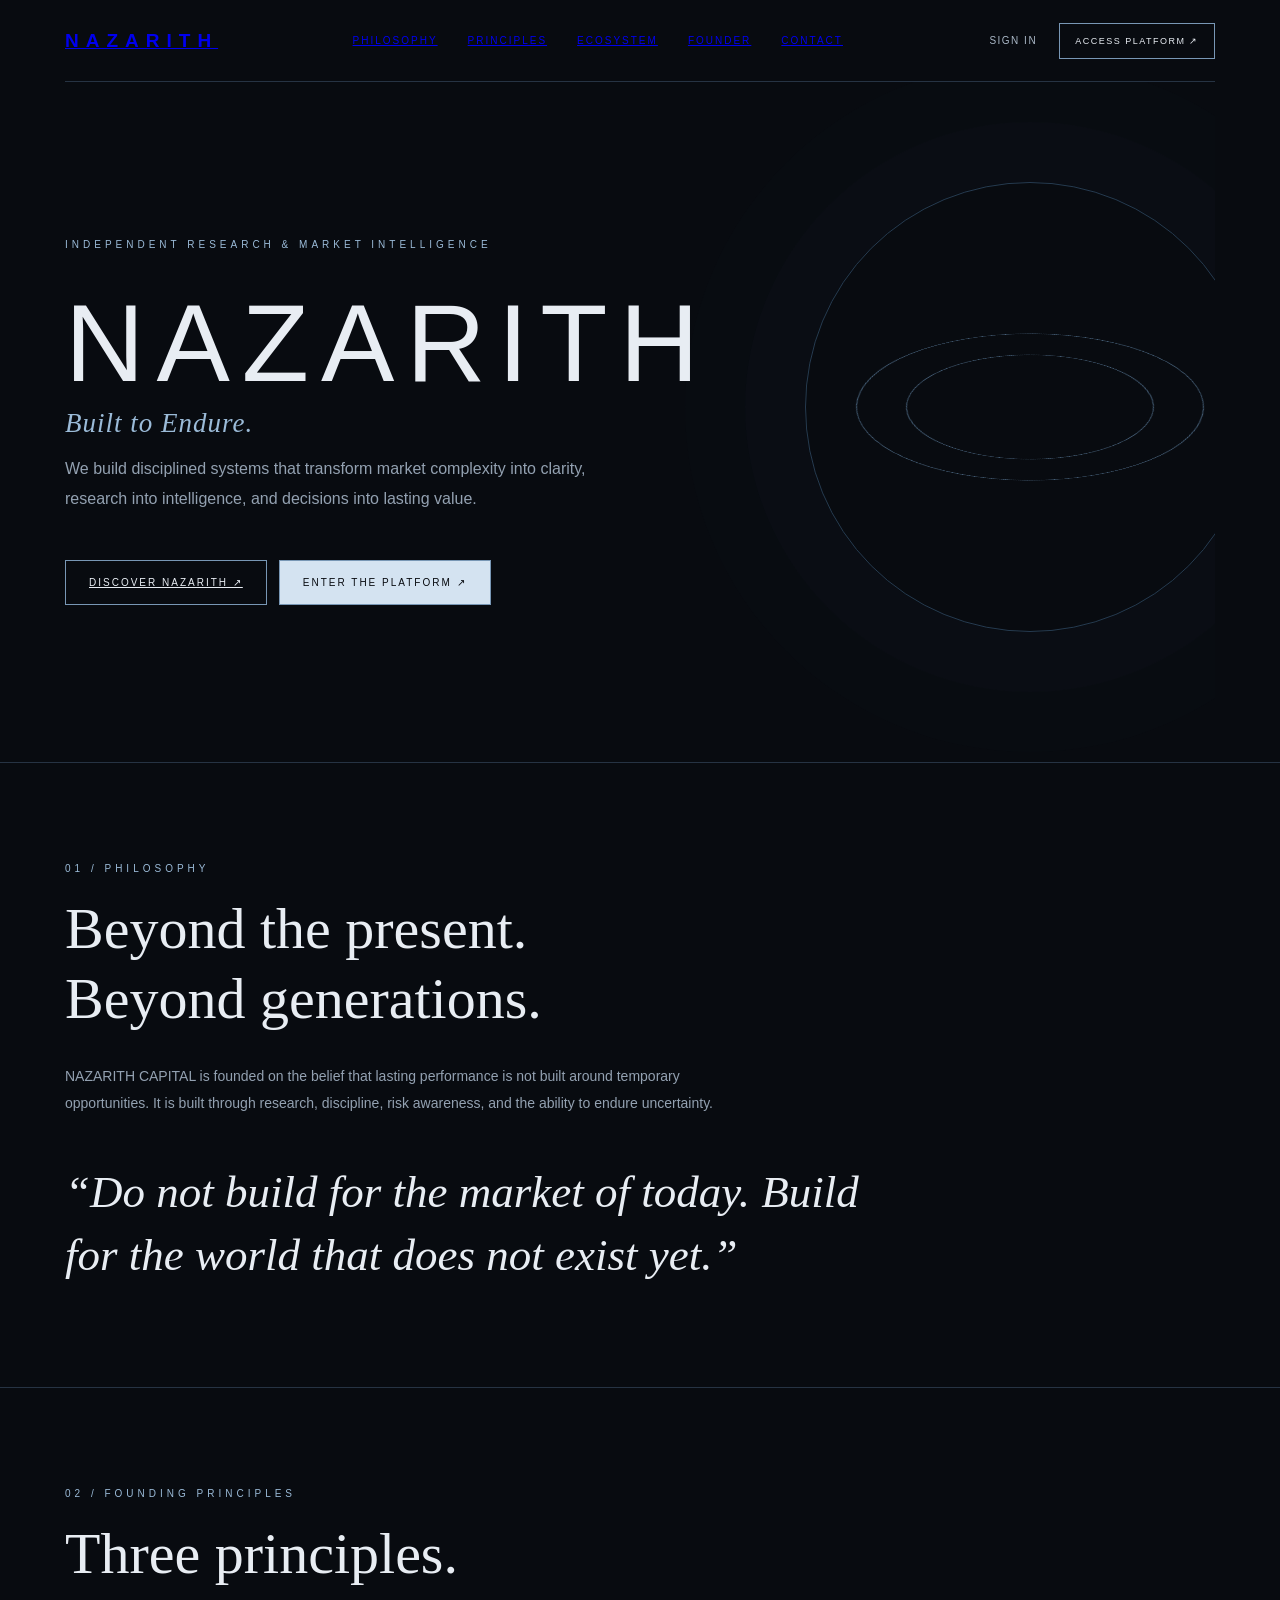
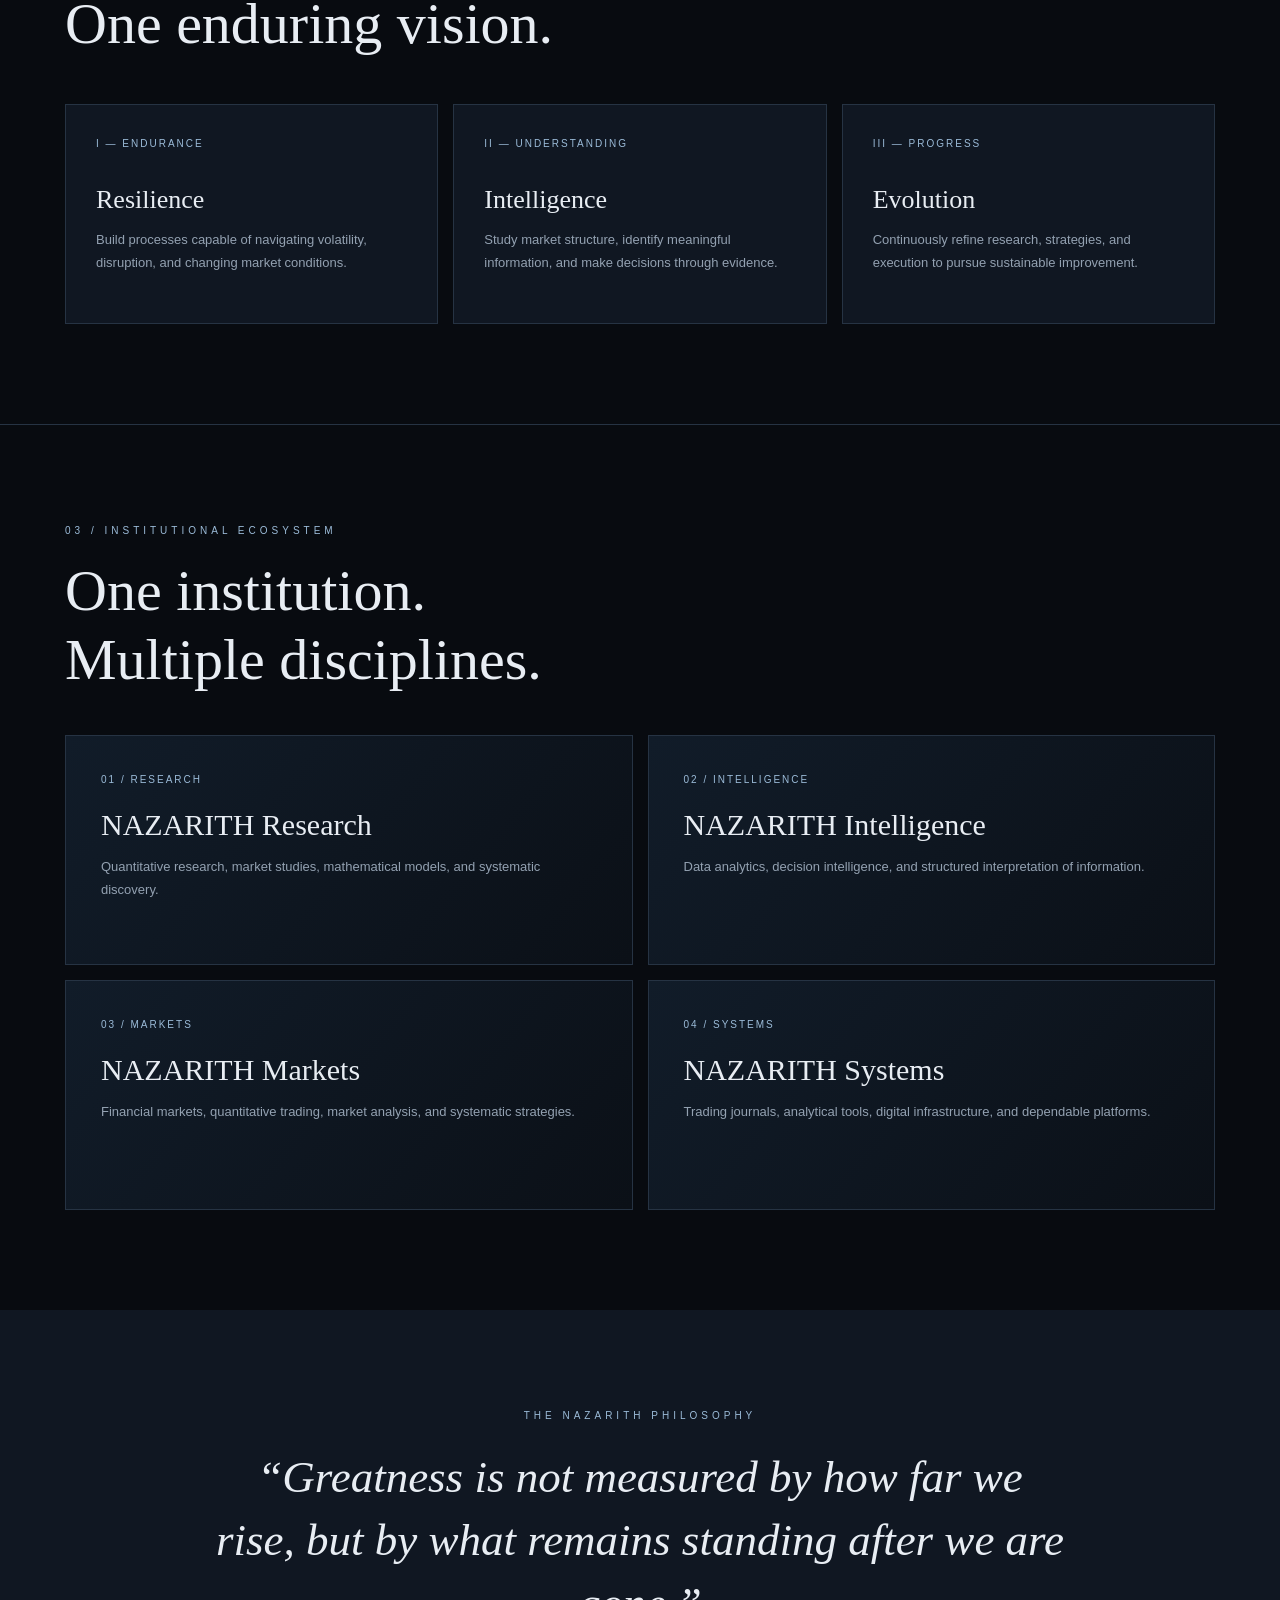
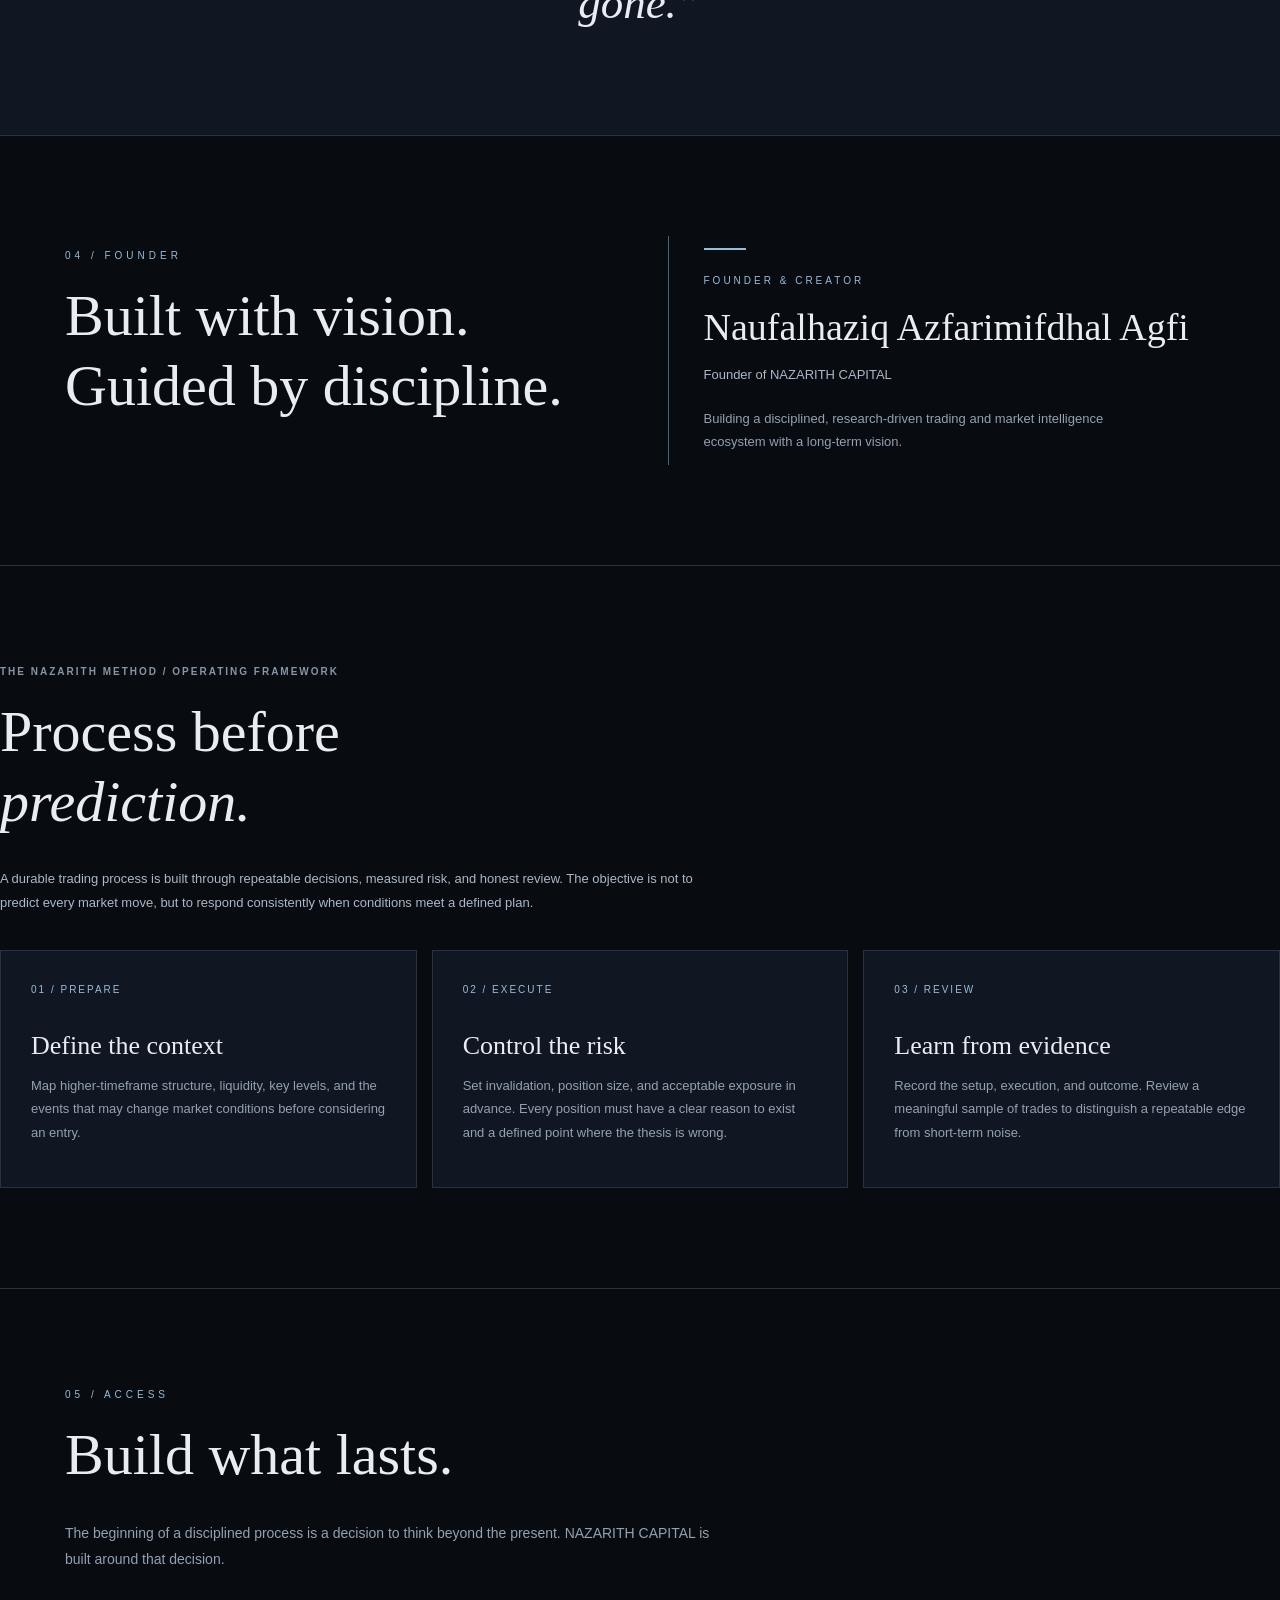
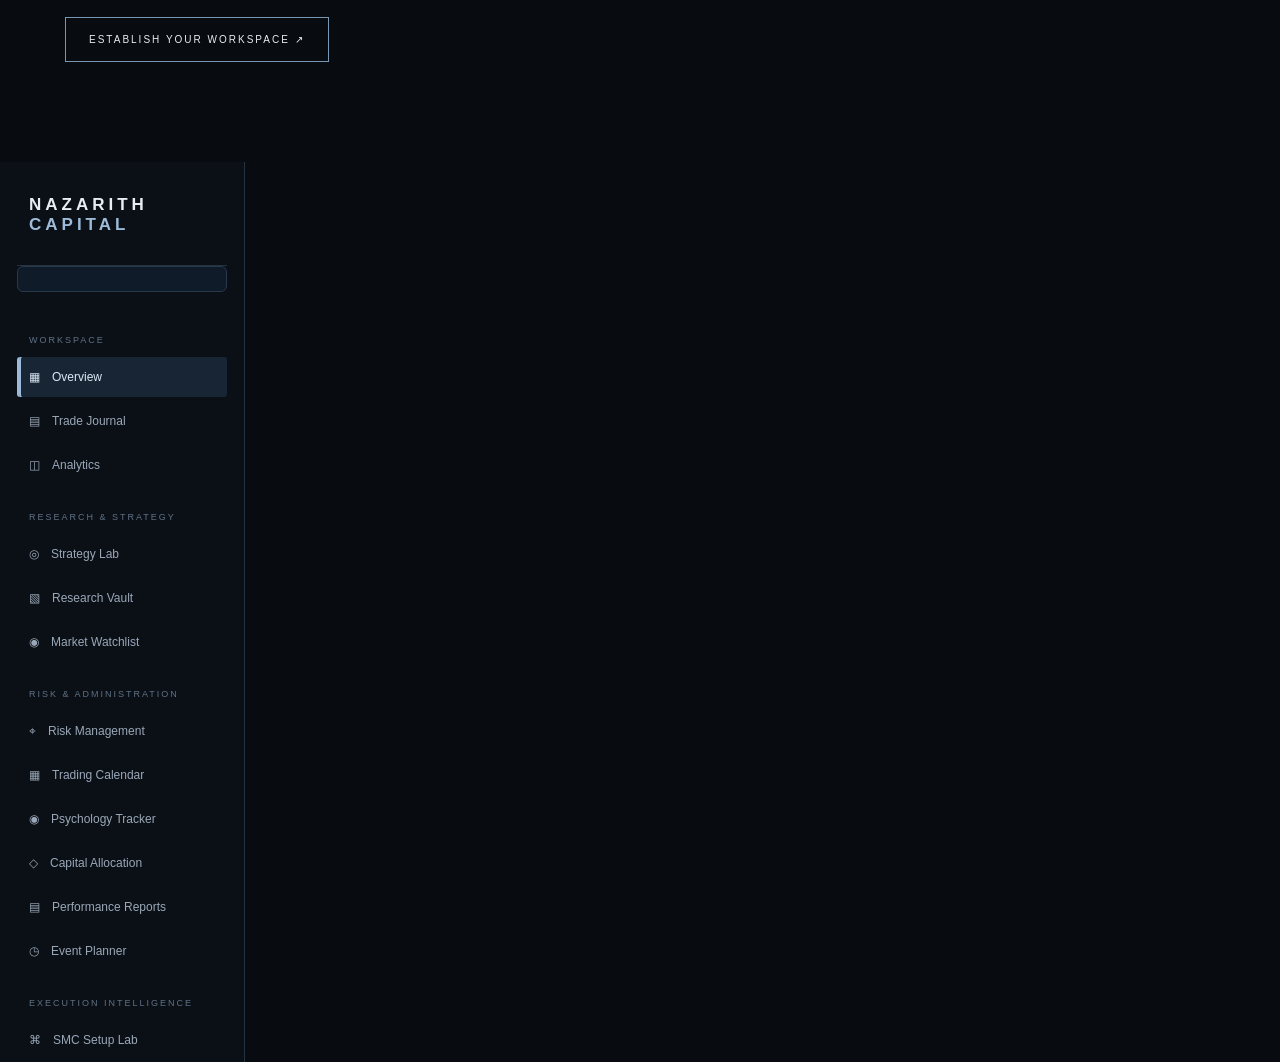
<file: index.html>
<!DOCTYPE html>
<html lang="id">
<head>
<meta charset="UTF-8"><meta name="viewport" content="width=device-width,initial-scale=1"><meta name="theme-color" content="#080d16"><title>NAZARITH CAPITAL 8.0 — Trading Intelligence</title>
<style>
:root{--bg:#080d16;--panel:#0e1624;--panel2:#111d2e;--line:#1e2c40;--text:#e8eef7;--muted:#8291a7;--blue:#4b91ff;--blue2:#2468d8;--green:#31c48d;--red:#f16f78;--amber:#e8b65c;--radius:14px}*{box-sizing:border-box}body{margin:0;background:radial-gradient(ellipse at 80% -10%,#14294a 0,transparent 38%),var(--bg);color:var(--text);font:14px/1.5 Inter,ui-sans-serif,system-ui,-apple-system,Segoe UI,sans-serif}button,input,select,textarea{font:inherit}button{cursor:pointer}.hidden{display:none!important}.muted{color:var(--muted)}.eyebrow{font-size:10px;letter-spacing:2.4px;color:#7eaefb;text-transform:uppercase;font-weight:700}.brand{display:flex;align-items:center;gap:12px;font-weight:800;letter-spacing:2px}.brand-mark{width:36px;height:36px;border:1px solid #477dc4;border-radius:10px;display:grid;place-items:center;color:#9cc4ff;font-size:19px;background:#11243d}.btn{border:1px solid var(--line);background:#152338;color:var(--text);padding:10px 15px;border-radius:9px;font-weight:650}.btn:hover{border-color:#4b91ff;background:#1a2e4c}.btn.primary{background:var(--blue2);border-color:var(--blue2);color:white}.btn.ghost{background:transparent}.btn.danger{color:#ff9ca2}.btn.small{padding:6px 10px;font-size:12px}.topbar{height:72px;padding:0 5vw;display:flex;align-items:center;justify-content:space-between;border-bottom:1px solid #ffffff10;position:sticky;top:0;background:#080d16eF;backdrop-filter:blur(16px);z-index:10}.top-actions{display:flex;gap:10px;align-items:center}.discover{min-height:calc(100vh - 72px);padding:8vh 8vw 60px;display:grid;grid-template-columns:1.2fr .8fr;gap:6vw;align-items:center;max-width:1500px;margin:auto}.hero h1{font-size:clamp(44px,7vw,88px);line-height:.98;letter-spacing:-4px;margin:20px 0}.hero h1 span{color:#77aaff}.hero p{font-size:16px;color:#9aa9bd;max-width:620px;line-height:1.9}.hero-actions{display:flex;gap:12px;margin-top:30px;flex-wrap:wrap}.manifesto{border:1px solid #263a55;background:linear-gradient(145deg,#12223a,#0c1421 70%);padding:30px;border-radius:18px;box-shadow:0 30px 100px #0005}.manifesto .quote{font-size:26px;line-height:1.3;font-weight:650;margin:22px 0}.manifesto-grid{display:grid;grid-template-columns:repeat(3,1fr);gap:10px;margin-top:28px}.manifesto-grid div{border-top:1px solid #30435c;padding-top:12px}.manifesto-grid b{display:block;font-size:11px;letter-spacing:1px}.manifesto-grid small{color:var(--muted)}.discover-footer{grid-column:1/-1;color:#62738a;font-size:11px;letter-spacing:1.5px;margin-top:20px}.auth-wrap{min-height:calc(100vh - 72px);display:grid;place-items:center;padding:30px}.auth-card{width:min(430px,100%);padding:30px;background:var(--panel);border:1px solid var(--line);border-radius:16px}.auth-card h2{font-size:27px;margin:8px 0}.field{margin:15px 0}.field label{display:block;color:#9eacc0;font-size:11px;font-weight:700;letter-spacing:1px;margin-bottom:7px}.field input,.field select,.field textarea,.toolbar input,.toolbar select{width:100%;padding:11px 12px;color:var(--text);background:#09111e;border:1px solid #26364c;border-radius:8px;outline:none}.field input:focus,.field select:focus,.field textarea:focus{border-color:var(--blue)}.field textarea{min-height:90px;resize:vertical}.app{display:grid;grid-template-columns:245px 1fr;min-height:calc(100vh - 72px)}.sidebar{border-right:1px solid var(--line);padding:24px 16px;background:#0a111d}.side-label{font-size:10px;letter-spacing:1.8px;color:#64758d;margin:28px 12px 10px}.nav{display:flex;align-items:center;gap:12px;width:100%;padding:11px 12px;margin:3px 0;text-align:left;color:#9aa9bd;border:0;border-radius:8px;background:transparent}.nav:hover,.nav.active{background:#172944;color:#e8f1ff}.nav.active{box-shadow:inset 2px 0 var(--blue)}.side-bottom{margin-top:40px;padding:14px;border:1px solid var(--line);border-radius:10px;color:var(--muted);font-size:12px}.main{padding:30px clamp(18px,4vw,56px);max-width:1500px;width:100%;margin:0 auto}.page-head{display:flex;justify-content:space-between;gap:15px;align-items:flex-start;margin-bottom:25px}.page-head h1{font-size:27px;margin:3px 0}.page-head p{color:var(--muted);margin:4px 0}.grid{display:grid;gap:15px}.stats{grid-template-columns:repeat(4,minmax(0,1fr));margin-bottom:18px}.stat,.card{background:linear-gradient(145deg,#111d2d,#0d1522);border:1px solid var(--line);border-radius:var(--radius);padding:18px}.stat .label{color:var(--muted);font-size:11px;letter-spacing:1px}.stat .value{font-size:26px;font-weight:750;margin-top:7px}.stat .sub{font-size:11px;color:var(--muted);margin-top:3px}.two-col{grid-template-columns:1.25fr .75fr}.card h3{margin:0 0 15px;font-size:14px}.chart{height:190px;display:flex;align-items:end;gap:7px;padding:15px 3px 0;border-bottom:1px solid var(--line)}.bar{flex:1;min-width:5px;background:linear-gradient(180deg,#5ca1ff,#2354a4);border-radius:4px 4px 0 0;opacity:.85}.empty{padding:35px 12px;text-align:center;color:var(--muted)}.toolbar{display:flex;gap:10px;align-items:center;flex-wrap:wrap;margin-bottom:14px}.toolbar input{max-width:250px}.table-wrap{overflow:auto;border:1px solid var(--line);border-radius:12px}table{border-collapse:collapse;width:100%;min-width:850px;background:#0d1522}th,td{padding:13px 14px;text-align:left;border-bottom:1px solid #1d2a3c;white-space:nowrap}th{font-size:10px;letter-spacing:1px;color:#8394aa;background:#111d2c}td{font-size:12px;color:#d8e1ed}.pill{padding:4px 8px;border-radius:20px;font-size:10px;font-weight:750}.win{color:#66dfb1;background:#12382e}.loss{color:#ff9ca2;background:#3a2029}.neutral{color:#a9c8ff;background:#1b2e4b}.thumbs{display:flex;gap:5px}.thumb{width:54px;height:38px;object-fit:cover;border-radius:5px;border:1px solid #34465e;cursor:pointer}.modal-backdrop{position:fixed;inset:0;background:#000b;z-index:30;display:grid;place-items:center;padding:20px;overflow:auto}.modal{width:min(760px,100%);max-height:94vh;overflow:auto;background:#101a29;border:1px solid #2a3d57;border-radius:15px;padding:24px;box-shadow:0 25px 100px #0009}.modal-head{display:flex;justify-content:space-between;align-items:center;margin-bottom:14px}.form-grid{display:grid;grid-template-columns:repeat(2,1fr);gap:0 15px}.upload-box{border:1px dashed #477dc4;background:#0b1727;padding:20px;border-radius:10px;text-align:center;color:#a8bad0;cursor:pointer}.preview-grid{display:grid;grid-template-columns:repeat(3,1fr);gap:10px;margin-top:12px}.preview-item{position:relative}.preview-item img{width:100%;height:115px;object-fit:cover;border-radius:8px;border:1px solid var(--line)}.preview-item button{position:absolute;right:5px;top:5px;background:#111d;color:white;border:1px solid #53647a;border-radius:50%;width:24px;height:24px}.image-view{max-width:95vw;max-height:88vh;object-fit:contain}.detail-grid{display:grid;grid-template-columns:repeat(3,1fr);gap:10px}.detail-grid div{padding:12px;background:#0b1421;border-radius:8px}.detail-grid small{display:block;color:var(--muted);font-size:10px}.detail-grid b{font-size:13px}.toast{position:fixed;right:22px;bottom:22px;background:#173b32;border:1px solid #2e8065;padding:12px 17px;border-radius:9px;z-index:60;color:#a7f0d4}.footer-note{font-size:11px;color:#62738a;margin-top:22px}.positive{color:var(--green)}.negative{color:var(--red)}
@media(max-width:900px){.discover{grid-template-columns:1fr;padding:55px 7vw}.app{grid-template-columns:1fr}.sidebar{border-right:0;border-bottom:1px solid var(--line);padding:10px;display:flex;gap:5px;overflow:auto}.sidebar .brand,.side-label,.side-bottom{display:none}.nav{width:auto;white-space:nowrap;padding:9px 12px}.stats{grid-template-columns:repeat(2,1fr)}.two-col{grid-template-columns:1fr}.main{padding:22px 16px}}@media(max-width:560px){.topbar{padding:0 16px}.topbar .brand{font-size:12px}.top-actions .btn{padding:8px}.hero h1{letter-spacing:-2px}.manifesto{padding:22px}.manifesto-grid{grid-template-columns:1fr}.stats{gap:9px}.stat{padding:13px}.stat .value{font-size:21px}.form-grid{grid-template-columns:1fr}.page-head{flex-direction:column}.preview-grid{grid-template-columns:repeat(2,1fr)}}

/* ===== NAZARITH CAPITAL institutional interface ===== */
:root{
 --bg:#080b10;--panel:#101721;--panel2:#141e2a;--line:#253242;
 --text:#e8edf5;--muted:#8795a6;--blue:#9dbbd8;--blue2:#b9d0e5;
 --green:#53c99a;--red:#ee7777;--radius:4px
}
body{background:var(--bg);font:13px/1.55 Arial,ui-sans-serif,system-ui,sans-serif}
.topbar{height:68px;background:#080b10f2;border-bottom:1px solid var(--line);padding:0 36px}
.brand{letter-spacing:3px;font-size:15px}
.brand-mark{border-radius:3px;border-color:#52677e;background:#111b27;color:#d4e2ef}
.btn{border-radius:2px;letter-spacing:.5px}
.btn.primary{background:#b9d0e5;border-color:#b9d0e5;color:#08111b}
.btn.primary:hover{background:#e0edf8;border-color:#e0edf8}
.btn:hover{border-color:var(--blue);background:#172535}
.eyebrow{color:var(--blue);letter-spacing:2px}
.auth-card{background:var(--panel);border:1px solid var(--line);border-radius:3px;box-shadow:none}
.auth-card h2{font-weight:400}
.field input,.field select,.field textarea,.toolbar input,.toolbar select{background:#0a111a;border-color:var(--line);border-radius:2px}
.field input:focus,.field select:focus,.field textarea:focus{border-color:var(--blue)}
/* Logged-in workspace mirrors the reference's fixed institutional sidebar */
body:has(#workspace:not(.hidden)) .topbar{display:none}
.app{display:block;min-height:100vh;background:var(--bg)}
.sidebar{position:fixed;inset:0 auto 0 0;width:245px;height:100vh;overflow-y:auto;
 border-right:1px solid var(--line);background:#0b1017;padding:25px 17px;z-index:12}
.sidebar .brand{padding:8px 12px 30px!important;border-bottom:1px solid var(--line);gap:0}
.sidebar .brand-mark{display:none}
.sidebar .brand span{font-size:17px;letter-spacing:4px}
.sidebar .brand span:after{content:" CAPITAL";color:#9dbbd8}
.side-label{margin:25px 0 10px 12px;color:#607185;font-size:9px;letter-spacing:2px}
.nav{border-radius:3px;margin:2px 0;padding:13px 12px;color:#9aa7b7;font-size:12px}
.nav:hover,.nav.active{background:#172535;color:#dce9f5}
.nav.active{box-shadow:none;border-left:2px solid var(--blue);padding-left:10px}
.side-bottom{margin-top:auto;border:0;border-top:1px solid var(--line);border-radius:0;padding:20px 10px 0;color:var(--muted);font-size:10px;line-height:2;background:transparent}
.main{margin-left:245px;width:calc(100% - 245px);max-width:none;padding:0 36px 50px}
.page-head{padding:28px 0 20px;border-bottom:1px solid var(--line);margin-bottom:25px;align-items:center}
.page-head h1{font-size:25px;font-weight:400;letter-spacing:.5px}
.page-head p{font-size:12px;line-height:1.7}
.stat,.card{background:var(--panel);border:1px solid var(--line);border-radius:3px;box-shadow:none}
.stat{padding:19px}
.stat .label{font-size:10px;letter-spacing:1.4px}
.stat .value{font-size:25px;font-weight:400}
.card{padding:19px}
.card h3{font-size:12px;font-weight:500;letter-spacing:.5px}
.grid{gap:13px}
.stats{gap:13px}
.two-col{grid-template-columns:1.5fr 1fr;gap:15px}
.chart{height:235px;border-color:var(--line)}
.bar{border-radius:1px}
.table-wrap{border-radius:3px;border-color:var(--line)}
table{background:var(--panel);min-width:850px}
th{background:var(--panel);font-weight:400;color:var(--muted);font-size:10px}
th,td{border-bottom:1px solid #1d2936;padding:13px 9px}
td{font-size:11px}
.pill{border-radius:2px}
.modal{background:var(--panel);border-color:var(--line);border-radius:3px}
.detail-grid div{background:var(--panel2);border-radius:2px}
.upload-box{border-color:#52677e;background:#0b1420;border-radius:3px}
.toast{border-radius:3px}
.positive{color:var(--green)}.negative{color:var(--red)}
/* Initial / pre-login dashboard preview based on index.html */
#discover.discover{display:grid;grid-template-columns:245px minmax(0,1fr);gap:0;align-items:stretch;
 max-width:none;min-height:calc(100vh - 68px);padding:0;margin:0}
.preview-sidebar{background:#0b1017;border-right:1px solid var(--line);padding:25px 17px;display:flex;flex-direction:column;min-height:calc(100vh - 68px)}
.preview-brand{padding:8px 12px 30px;border-bottom:1px solid var(--line)}
.preview-brand b{font-size:16px;letter-spacing:3px}
.preview-brand b span{color:#53c99a}
.preview-brand small{display:block;color:var(--muted);font-size:9px;letter-spacing:2px;margin-top:9px}
.preview-group{margin:25px 0 10px 12px;color:#607185;font-size:9px;letter-spacing:2px}
.preview-nav{padding:12px;border-radius:3px;color:#9aa7b7;font-size:12px;margin:2px 0}
.preview-nav.active{background:#172535;color:#dce9f5;border-left:2px solid var(--blue)}
.preview-sidebar-foot{margin-top:auto;border-top:1px solid var(--line);padding:20px 10px 0;color:#718095;font-size:9px;line-height:2;letter-spacing:.5px}
.preview-main{min-width:0;padding:0 36px 38px}
.preview-top{height:76px;border-bottom:1px solid var(--line);display:flex;justify-content:space-between;align-items:center;gap:15px}
.preview-top .eyebrow{font-size:9px}
.preview-top h1{font-size:25px;font-weight:400;margin:5px 0 0}
.preview-status{border:1px solid var(--line);padding:9px 12px;color:var(--green);font-size:9px;letter-spacing:1px;white-space:nowrap}
.preview-sub{color:var(--muted);font-size:12px;margin:18px 0}
.preview-metrics{display:grid;grid-template-columns:repeat(4,minmax(0,1fr));gap:13px;margin:22px 0 15px}
.preview-card,.preview-panel{background:var(--panel);border:1px solid var(--line);padding:18px;border-radius:3px;min-width:0}
.preview-card label{display:block;color:var(--muted);font-size:10px;letter-spacing:1.2px}
.preview-card strong{display:block;font-size:24px;font-weight:400;margin-top:15px}
.preview-card small{display:block;color:var(--muted);font-size:10px;margin-top:7px}
.preview-panels{display:grid;grid-template-columns:1.5fr 1fr;gap:15px;margin-bottom:15px}
.preview-panel-head{display:flex;justify-content:space-between;align-items:center;gap:10px;margin-bottom:17px}
.preview-panel-head b{font-size:12px;font-weight:500}
.preview-panel-head span{color:var(--muted);font-size:9px;letter-spacing:.8px}
.preview-equity{height:190px;position:relative;overflow:hidden}
.preview-equity svg{width:100%;height:100%;position:relative;z-index:1}
.equity-grid{position:absolute;inset:0;background:repeating-linear-gradient(to bottom,transparent 0,transparent 36px,#263547 37px)}
.preview-stat-line{display:flex;justify-content:space-between;gap:12px;padding:13px 0;border-bottom:1px solid var(--line);font-size:11px}
.preview-stat-line span{color:#aab5c2}
.preview-stat-line b{font-weight:500}
.preview-green{color:var(--green)}.preview-red{color:var(--red)}
.preview-table{display:grid;grid-template-columns:repeat(6,minmax(0,1fr));gap:10px;padding:12px 8px;border-bottom:1px solid var(--line);color:var(--muted);font-size:9px;letter-spacing:.7px;overflow:hidden}
.preview-empty{text-align:center;padding:24px 12px;color:var(--muted);font-size:11px}
.preview-actions{display:flex;justify-content:flex-end;gap:9px;flex-wrap:wrap}
.preview-disclaimer{margin-top:18px;color:#5f6f82;font-size:9px;letter-spacing:1.3px}
@media(max-width:950px){
 .app{display:block}.sidebar{position:relative;width:100%;height:auto;display:flex;align-items:center;gap:5px;overflow-x:auto;padding:10px}
 .sidebar .brand,.side-label,.side-bottom{display:none}.nav{white-space:nowrap;width:auto}
 .main{margin:0;width:100%;padding:0 20px 40px}
 .two-col{grid-template-columns:1fr}
 #discover.discover{grid-template-columns:1fr}
 .preview-sidebar{display:none}.preview-main{padding:0 22px 30px}
 .preview-metrics{grid-template-columns:repeat(2,minmax(0,1fr))}
 .preview-panels{grid-template-columns:1fr}
}
@media(max-width:650px){
 .topbar{padding:0 15px}.topbar .brand{font-size:12px}
 .main{padding:0 15px 35px}.page-head{padding:22px 0 16px}
 .stats{grid-template-columns:repeat(2,minmax(0,1fr))}
 .preview-main{padding:0 15px 25px}.preview-top{height:auto;min-height:70px}
 .preview-top h1{font-size:21px}.preview-status{font-size:8px;padding:7px}
 .preview-metrics{gap:8px}.preview-card{padding:13px}.preview-card strong{font-size:20px}
 .preview-table{grid-template-columns:repeat(4,minmax(0,1fr))}
 .preview-table span:nth-child(n+5){display:none}
}


/* ===== Public landing page: AZRANTH-inspired institutional presentation ===== */
body:has(#discover:not(.hidden)) .topbar{display:none}
#discover.discover{display:block;min-height:100vh;max-width:none;padding:0;margin:0;background:#080b10;color:#e8edf3;font-family:Arial,sans-serif;overflow:hidden}
#discover .landing-header{width:min(1150px,90%);margin:auto}
#discover .landing-nav{height:82px;display:flex;align-items:center;justify-content:space-between;border-bottom:1px solid #263343;gap:20px}
#discover .landing-logo{font-size:19px;letter-spacing:7px;font-weight:bold;white-space:nowrap}
#discover .landing-links{display:flex;gap:30px;font-size:10px;letter-spacing:2px;color:#93a1b1}
#discover .landing-links a:hover{color:#fff}
#discover .landing-access{display:flex;align-items:center;gap:10px}
#discover .landing-signin{background:transparent;border:0;color:#aab8c7;font-size:10px;letter-spacing:1.5px;padding:12px;cursor:pointer}
#discover .landing-register{background:transparent;border:1px solid #7897b5;color:#e8edf3;padding:12px 15px;font-size:9px;letter-spacing:1.5px;cursor:pointer;transition:.25s}
#discover .landing-register:hover{background:#d4e3f1;color:#080b10}
#discover .landing-container{width:min(1150px,90%);margin:auto}
#discover .landing-main{display:block}
#discover .landing-hero{min-height:680px;display:flex;align-items:center;position:relative;overflow:hidden}
#discover .landing-hero-content{position:relative;z-index:2;max-width:700px}
#discover .landing-eyebrow,#discover .landing-label{font-size:10px;letter-spacing:4px;color:#9bbbd8}
#discover .landing-hero h1{font-size:clamp(55px,10vw,110px);letter-spacing:12px;font-weight:400;margin:35px 0 15px;line-height:1.05}
#discover .landing-hero h1 span{display:block;font-family:Georgia,serif;font-size:27px;letter-spacing:1px;color:#9bbbd8;font-style:italic;margin-top:9px}
#discover .landing-hero p{max-width:540px;color:#93a1b1;line-height:1.9;font-size:16px}
#discover .landing-hero-actions{display:flex;gap:12px;flex-wrap:wrap}
#discover .landing-btn{display:inline-block;margin-top:30px;padding:16px 23px;border:1px solid #7897b5;background:transparent;color:#e8edf3;font-size:10px;letter-spacing:2px;cursor:pointer;transition:.3s}
#discover .landing-btn:hover{background:#d4e3f1;color:#080b10}
#discover .landing-btn-fill{background:#d4e3f1;color:#080b10}
#discover .landing-btn-fill:hover{background:#fff}
#discover .landing-orb{position:absolute;width:450px;height:450px;border:1px solid #263b50;border-radius:50%;right:-40px;top:100px;box-shadow:0 0 0 60px #10172233,0 0 0 120px #10172222}
#discover .landing-orb:before,#discover .landing-orb:after{content:"";position:absolute;inset:50px;border:1px solid #49647e;border-radius:50%;transform:rotateX(65deg) rotate(35deg)}
#discover .landing-orb:after{inset:100px;transform:rotateX(65deg) rotate(-35deg)}
#discover .landing-section{padding:100px 0;border-top:1px solid #263343}
#discover .landing-section h2{font:normal clamp(36px,5vw,58px) Georgia,serif;margin:20px 0 30px;letter-spacing:0;line-height:1.2}
#discover .landing-intro{color:#93a1b1;line-height:1.9;max-width:650px;font-size:14px}
#discover .landing-quote{font:italic clamp(28px,4vw,45px) Georgia,serif;line-height:1.4;max-width:850px;margin:45px 0 0}
#discover .landing-grid{display:grid;grid-template-columns:repeat(3,1fr);gap:15px;margin-top:45px}
#discover .landing-card{padding:30px;background:#101722;border:1px solid #263343;min-height:220px;transition:.3s}
#discover .landing-card:hover{border-color:#9bbbd8;transform:translateY(-5px)}
#discover .landing-card small,#discover .landing-product small{color:#9bbbd8;letter-spacing:2px;font-size:10px}
#discover .landing-card h3{font:normal 26px Georgia,serif;margin:35px 0 12px}
#discover .landing-card p,#discover .landing-product p{font-size:13px;line-height:1.8;color:#93a1b1}
#discover .landing-products{display:grid;grid-template-columns:repeat(2,1fr);gap:15px;margin-top:40px}
#discover .landing-product{background:linear-gradient(130deg,#111c29,#0b1017);border:1px solid #263343;padding:35px;min-height:230px}
#discover .landing-product h3{font:normal 30px Georgia,serif;margin:22px 0 12px}
#discover .landing-statement{text-align:center;background:#101722;padding:100px 20px}
#discover .landing-statement .landing-quote{margin:25px auto 0}
#discover .landing-footer{padding:35px 0;display:flex;justify-content:space-between;gap:20px;color:#93a1b1;font-size:10px;letter-spacing:2px}
#discover .landing-footer strong{color:#e8edf3}

#discover .founder-layout{display:grid;grid-template-columns:1fr 1fr;gap:55px;align-items:center}
#discover .founder-profile{border-left:1px solid #49647e;padding:12px 0 12px 35px;max-width:560px}
#discover .founder-rule{width:42px;height:2px;background:#9bbbd8;margin-bottom:25px}
#discover .founder-role{font-size:10px;letter-spacing:3px;color:#9bbbd8}
#discover .founder-profile h3{font:normal clamp(25px,3vw,38px) Georgia,serif;line-height:1.25;margin:18px 0 12px;color:#e8edf3}
#discover .founder-profile p{font-size:13px;line-height:1.8;color:#aab8c7;margin:0}
#discover .founder-profile .founder-note{margin-top:20px;color:#93a1b1;max-width:440px}
@media(max-width:700px){#discover .founder-layout{grid-template-columns:1fr;gap:30px}#discover .founder-profile{padding-left:22px}}

@media(max-width:850px){#discover .landing-links{gap:14px;font-size:9px}#discover .landing-hero{min-height:620px}#discover .landing-orb{right:-180px;opacity:.75}}
@media(max-width:700px){#discover .landing-nav{height:72px}#discover .landing-links{display:none}#discover .landing-logo{font-size:16px;letter-spacing:5px}#discover .landing-register{padding:10px;font-size:8px}#discover .landing-hero{min-height:620px}#discover .landing-hero h1{font-size:clamp(45px,13vw,76px);letter-spacing:6px}#discover .landing-hero h1 span{font-size:24px}#discover .landing-orb{width:280px;height:280px;right:-190px;top:180px}#discover .landing-grid,#discover .landing-products{grid-template-columns:1fr}#discover .landing-section{padding:75px 0}#discover .landing-footer{flex-direction:column;gap:14px}#discover .landing-hero-actions{gap:0;flex-direction:column;align-items:flex-start}}


/* Institutional interface inspired by the supplied reference dashboard */
:root{--bg:#080b10;--panel:#101721;--panel2:#141e2a;--line:#253242;--text:#e8edf5;--muted:#8795a6;--blue:#9dbbd8;--green:#53c99a;--red:#ee7777;--radius:3px}
body{background:var(--bg);font:13px Arial,sans-serif}.topbar{background:#080b10f2;border-bottom:1px solid var(--line);backdrop-filter:blur(12px)}
.app{grid-template-columns:245px minmax(0,1fr);background:var(--bg)}.sidebar{position:sticky;top:0;height:calc(100vh - 72px);overflow:auto;background:#0b1017;border-right:1px solid var(--line);padding:25px 17px}
.brand{letter-spacing:4px}.brand-mark{border-radius:2px;background:#172535;border-color:#425d78}.side-label{margin:25px 0 10px 12px;color:#607185;font-size:9px;letter-spacing:2px}
.nav{border-radius:3px;padding:13px 12px;margin:2px 0;font-size:12px}.nav:hover,.nav.active{background:#172535;color:#dce9f5}.nav.active{box-shadow:inset 2px 0 var(--blue)}
.side-bottom{border:0;border-top:1px solid var(--line);border-radius:0;padding:20px 10px 0;font-size:10px;line-height:2}
.main{padding:0 36px 50px;max-width:none}.page-head{border-bottom:1px solid var(--line);padding:28px 0 24px;margin-bottom:25px;align-items:center}
.page-head h1{font-size:25px;font-weight:400;letter-spacing:.5px;margin:7px 0}.page-head p{font-size:12px;line-height:1.7}.eyebrow{font-size:10px;letter-spacing:2px;color:#8795a6}
.stat,.card{background:var(--panel);border:1px solid var(--line);border-radius:3px;box-shadow:none}.stat{padding:19px}.stat .label{font-size:10px;letter-spacing:1.4px}.stat .value{font-size:25px;font-weight:400;margin-top:17px}.stat .sub{font-size:10px}
.card{padding:19px}.card h3{font-size:12px;font-weight:500;letter-spacing:.5px}.btn{border-radius:2px;background:#172535;border-color:var(--line);padding:11px 16px;font-size:10px;letter-spacing:1px;font-weight:bold}
.btn:hover{background:#22364b;border-color:var(--blue)}.btn.primary{background:#b9d0e5;border-color:#b9d0e5;color:#08111b}.btn.primary:hover{background:#e0edf8}.btn.danger{background:#4a2228;color:#ffb2b2}
.field input,.field select,.field textarea,.toolbar input,.toolbar select{border-radius:2px;background:#0a111a;border-color:var(--line)}.toolbar{gap:12px;margin:24px 0}
table{width:100%;border-collapse:collapse;font-size:11px}th{color:var(--muted);font-weight:400;padding:13px 9px;border-bottom:1px solid var(--line);white-space:nowrap}td{padding:14px 9px;border-bottom:1px solid #1d2936;white-space:nowrap}
.table-wrap{border:0;border-radius:0}.pill{border-radius:2px}.empty{padding:35px;color:var(--muted);text-align:center}.modal{border-radius:2px;background:#101721;border-color:var(--line)}.modal-backdrop{background:#000c}
.upload-box{border-radius:2px;border-color:#42566c;background:#0b121c}.preview-item{border-radius:2px}.detail-grid>div{background:#141e2a;border:1px solid var(--line);border-radius:2px}.footer-note{color:var(--muted)}.list-item{border-bottom:1px solid var(--line);padding:15px 0;display:flex;justify-content:space-between;gap:15px}.list-item small{color:var(--muted)}.note{padding:14px;border-left:2px solid var(--blue);background:#111d2a;color:#a9bacb;line-height:1.8;margin-top:15px}
@media(max-width:900px){.app{grid-template-columns:205px minmax(0,1fr)}.sidebar{padding:20px 12px}.main{padding:0 20px 40px}}
@media(max-width:650px){.app{display:block}.sidebar{position:relative;height:auto;display:flex;overflow-x:auto;gap:5px;padding:10px}.sidebar .brand,.sidebar .side-label,.sidebar .side-bottom{display:none}.sidebar .nav{white-space:nowrap;width:auto;flex:0 0 auto}.main{padding:0 15px 40px}.page-head{padding:22px 0}.stats{grid-template-columns:repeat(2,minmax(0,1fr))}}


/* FINAL LAYOUT FIX: keep the workspace content at the top of its grid row.
   The earlier .main { margin: 0 auto } left vertical auto-margins behind,
   which caused the dashboard to be vertically centered below the viewport. */
#workspace.app{
  display:grid !important;
  grid-template-columns:245px minmax(0,1fr) !important;
  align-items:start !important;
  min-height:100vh;
  width:100%;
}
#workspace.app > .sidebar{
  grid-column:1;
  grid-row:1;
  position:sticky !important;
  top:0;
  align-self:start;
  width:245px;
  height:100vh;
  min-height:100vh;
  overflow-y:auto;
}
#workspace.app > .main{
  grid-column:2;
  grid-row:1;
  align-self:start;
  margin:0 !important;
  width:100% !important;
  min-width:0;
  max-width:none;
  padding:28px 36px 50px;
}
#workspace .page-head{margin-top:0}
@media(max-width:900px){
  #workspace.app{grid-template-columns:205px minmax(0,1fr) !important}
  #workspace.app > .sidebar{width:205px;padding:20px 12px}
  #workspace.app > .main{padding:22px 20px 40px}
}
@media(max-width:650px){
  #workspace.app{display:block !important}
  #workspace.app > .sidebar{
    position:relative !important;
    width:100%;
    height:auto;
    min-height:0;
    display:flex;
    flex-direction:row;
    align-items:center;
    overflow-x:auto;
    overflow-y:hidden;
    gap:5px;
    padding:10px;
  }
  #workspace.app > .sidebar .brand,
  #workspace.app > .sidebar .side-label,
  #workspace.app > .sidebar .side-bottom{display:none}
  #workspace.app > .sidebar .nav{white-space:nowrap;width:auto;flex:0 0 auto}
  #workspace.app > .main{width:100% !important;padding:0 15px 35px}
}


/* Equity performance charts */
.equity-toolbar{display:flex;justify-content:space-between;align-items:center;gap:14px;flex-wrap:wrap;margin-bottom:16px}
.equity-tabs{display:flex;gap:6px;flex-wrap:wrap}
.equity-kpis{display:grid;grid-template-columns:repeat(4,minmax(0,1fr));gap:10px;margin:14px 0 18px}
.equity-kpis>div{background:#0c1520;border:1px solid #263445;border-radius:6px;padding:12px}
.equity-kpis small{display:block;color:#8294aa;font-size:10px;letter-spacing:1px;margin-bottom:7px}
.equity-kpis b{font-size:17px;color:#e6edf5}
.equity-charts{display:grid;grid-template-columns:1fr 1fr;gap:14px}
.equity-chart{min-width:0;background:#0a111a;border:1px solid #263445;border-radius:6px;padding:12px}
.chart-title{font-size:11px;letter-spacing:1.2px;color:#9eafc3;margin:2px 0 8px}
.equity-chart svg{display:block;width:100%;height:auto;overflow:visible}
.chart-legend{display:flex;gap:16px;color:#8294aa;font-size:11px;padding:3px 4px}
.chart-legend span{display:flex;align-items:center;gap:6px}
.chart-legend i{display:inline-block;width:9px;height:9px;border-radius:2px}
@media(max-width:900px){.equity-charts{grid-template-columns:1fr}.equity-kpis{grid-template-columns:repeat(2,minmax(0,1fr))}}
@media(max-width:480px){.equity-kpis{grid-template-columns:1fr 1fr}.equity-kpis b{font-size:14px}}


.account-switcher{margin:0 0 18px;padding:12px 10px;background:#101b29;border:1px solid #29394c;border-radius:6px}
.account-label{font-size:9px;letter-spacing:1.5px;color:#8294aa;margin-bottom:7px}
.account-switcher select{width:100%;background:#0a111a;color:#e6edf5;border:1px solid #3a4d63;padding:9px 8px;border-radius:4px;font-size:12px}
.account-meta{font-size:10px;color:#8294aa;margin-top:6px}
.account-add{border:0;background:transparent;color:#9fc5e8;font-size:10px;padding:8px 0 0;cursor:pointer}
.account-list{display:grid;gap:8px;margin-top:12px}
.account-row{display:flex;align-items:center;gap:8px;padding:10px;background:#101b29;border:1px solid #29394c;border-radius:5px}
.account-row>div{flex:1;min-width:0}
.account-row small{display:block;color:#8294aa;margin-top:4px;font-size:10px}
.form-grid{display:grid;grid-template-columns:1fr 1fr;gap:12px}
.form-grid label{display:grid;gap:6px;color:#9eafc3;font-size:11px}
.form-grid input,.form-grid select{width:100%;background:#0a111a;border:1px solid #35475c;color:#e6edf5;padding:10px;border-radius:4px}
.form-actions{grid-column:1/-1;display:flex;justify-content:flex-end;gap:8px;margin-top:6px}
@media(max-width:650px){.account-switcher{min-width:190px;margin:0 5px 0 0}.form-grid{grid-template-columns:1fr}.form-actions{grid-column:auto}.account-row{flex-wrap:wrap}}


/* ===== Lightweight motion system ===== */
html{scroll-behavior:smooth;scroll-padding-top:24px}
#discover .landing-nav{animation:fadeUp .55s ease both}
#discover .landing-hero-content{animation:fadeUp .7s ease .08s both}
/* Keep the decorative orb static: animated blur and large shadows can stutter on weaker devices. */
#discover .landing-orb{animation:none;will-change:auto}
#discover .landing-orb:before,#discover .landing-orb:after{animation:none}
#discover .landing-btn,#discover .landing-register{transition:transform .18s ease,background-color .18s ease,border-color .18s ease}
#discover .landing-btn:hover,#discover .landing-register:hover{transform:translateY(-2px)}
#discover .landing-card,#discover .landing-product{transition:transform .2s ease,border-color .2s ease,background-color .2s ease}
#discover .landing-card:hover,#discover .landing-product:hover{transform:translateY(-3px);border-color:#6685a4;background:#131f2d}
#discover .landing-links a{position:relative;transition:color .18s ease}
#discover .landing-links a:after{content:"";position:absolute;left:0;right:100%;bottom:-7px;height:1px;background:#9bbbd8;transition:right .18s ease}
#discover .landing-links a:hover:after{right:0}
#discover [data-reveal]{opacity:0;transform:translateY(14px);transition:opacity .45s ease,transform .45s ease}
#discover [data-reveal].is-visible{opacity:1;transform:translateY(0)}
@keyframes fadeUp{from{opacity:0;transform:translateY(12px)}to{opacity:1;transform:translateY(0)}}
@media(max-width:700px){#discover .landing-hero h1{animation:fadeUp .65s ease .15s both}#discover .landing-orb{animation:none}}
@media(prefers-reduced-motion:reduce){html{scroll-behavior:auto}*,*:before,*:after{animation:none!important;transition:none!important;scroll-behavior:auto!important}#discover [data-reveal]{opacity:1!important;transform:none!important}}


/* NAZARITH motion: preserve the original visual character with lightweight GPU-friendly animation. */
html{scroll-behavior:smooth;scroll-padding-top:28px}
#discover .landing-nav{animation:nzSlideIn .7s cubic-bezier(.2,.7,.2,1) both}
#discover .landing-hero-content{animation:nzRise .9s cubic-bezier(.2,.7,.2,1) .1s both}
#discover .landing-orb{transform-origin:50% 50%;animation:nzOrbFloat 20s ease-in-out infinite;will-change:transform}
#discover .landing-orb:before{animation:nzOrbit 34s linear infinite;will-change:transform}
#discover .landing-orb:after{animation:nzOrbit 46s linear infinite reverse;will-change:transform}
#discover .landing-hero h1{animation:nzTitle .9s ease .2s both}
#discover .landing-hero p{animation:nzRise .8s ease .35s both}
#discover .landing-hero-actions{animation:nzRise .8s ease .48s both}
#discover .landing-btn,#discover .landing-register{transition:transform .22s ease,border-color .22s ease,background-color .22s ease}
#discover .landing-btn:hover,#discover .landing-register:hover{transform:translateY(-2px)}
#discover .landing-card,#discover .landing-product{transition:transform .28s ease,border-color .28s ease,background-color .28s ease}
#discover .landing-card:hover,#discover .landing-product:hover{transform:translateY(-5px);border-color:#6685a4;background:#131f2d}
#discover .landing-links a{transition:color .2s ease}
#discover [data-reveal]{opacity:0;transform:translateY(18px);transition:opacity .55s ease,transform .55s ease}
#discover [data-reveal].is-visible{opacity:1;transform:translateY(0)}
#workspace .card,#workspace .stat,#workspace .page-head{animation:nzRise .38s ease both}
#workspace .btn{transition:background-color .2s ease,border-color .2s ease,transform .2s ease}
#workspace .btn:hover{transform:translateY(-1px)}
@keyframes nzSlideIn{from{opacity:0;transform:translateY(-10px)}to{opacity:1;transform:translateY(0)}}
@keyframes nzRise{from{opacity:0;transform:translateY(14px)}to{opacity:1;transform:translateY(0)}}
@keyframes nzTitle{from{opacity:0;letter-spacing:20px}to{opacity:1;letter-spacing:12px}}
@keyframes nzOrbFloat{0%,100%{transform:translate3d(0,0,0) rotate(0)}50%{transform:translate3d(-12px,10px,0) rotate(5deg)}}
@keyframes nzOrbit{from{transform:rotate(0) rotateX(65deg)}to{transform:rotate(360deg) rotateX(65deg)}}
/* Stable logged-in layout: sidebar starts at the top and dashboard always has its own visible column. */
#workspace.app{display:grid!important;grid-template-columns:245px minmax(0,1fr)!important;align-items:start!important;min-height:100vh;width:100%;overflow-x:clip}
#workspace.app>.sidebar{grid-column:1;grid-row:1;position:sticky!important;top:0;align-self:start;display:flex;flex-direction:column;align-items:stretch;justify-content:flex-start;width:245px;height:100vh;min-height:100vh;overflow-y:auto;overflow-x:hidden}
#workspace.app>.main{grid-column:2;grid-row:1;display:block!important;align-self:start;margin:0!important;width:100%!important;min-width:0;max-width:none;padding:28px 36px 50px;visibility:visible!important}
#workspace #main:empty{min-height:70vh}
@media(max-width:900px){#workspace.app{grid-template-columns:205px minmax(0,1fr)!important}#workspace.app>.sidebar{width:205px;padding:20px 12px}#workspace.app>.main{padding:22px 20px 40px}}
@media(max-width:650px){#workspace.app{display:block!important}#workspace.app>.sidebar{position:relative!important;width:100%;height:auto;min-height:0;display:flex;flex-direction:row;align-items:center;overflow-x:auto;overflow-y:hidden;gap:5px;padding:10px}#workspace.app>.sidebar .brand,#workspace.app>.sidebar .side-label,#workspace.app>.sidebar .side-bottom{display:none}#workspace.app>.sidebar .nav{white-space:nowrap;width:auto;flex:0 0 auto}#workspace.app>.main{width:100%!important;padding:0 15px 35px}}
@media(prefers-reduced-motion:reduce){html{scroll-behavior:auto}*,*:before,*:after{animation:none!important;transition:none!important;scroll-behavior:auto!important}#discover [data-reveal]{opacity:1!important;transform:none!important}}

</style></head>
<body>
<header class="topbar"><div class="brand"><div class="brand-mark">N</div><span>NAZARITH <span style="color:#6da6ff">CAPITAL</span></span></div><div class="top-actions"><span id="topUser" class="muted" style="font-size:12px"></span><button id="topLogin" class="btn ghost" onclick="showAuth('login')">Sign in</button><button id="topStart" class="btn primary" onclick="showAuth('register')">Get started</button></div></header>
<section id="discover" class="discover">
  <header class="landing-header">
    <nav class="landing-nav">
      <a href="#top" class="landing-logo">NAZARITH</a>
      <div class="landing-links">
        <a href="#philosophy">PHILOSOPHY</a>
        <a href="#principles">PRINCIPLES</a>
        <a href="#ecosystem">ECOSYSTEM</a>
        <a href="#founder">FOUNDER</a>
        <a href="#contact">CONTACT</a>
      </div>
      <div class="landing-access">
        <button class="landing-signin" onclick="showAuth('login')">SIGN IN</button>
        <button class="landing-register" onclick="showAuth('register')">ACCESS PLATFORM ↗</button>
      </div>
    </nav>
  </header>
  <main class="landing-main">
    <div class="landing-container landing-hero" id="top">
      <div class="landing-hero-content">
        <div class="landing-eyebrow">INDEPENDENT RESEARCH &amp; MARKET INTELLIGENCE</div>
        <h1>NAZARITH<span>Built to Endure.</span></h1>
        <p>We build disciplined systems that transform market complexity into clarity, research into intelligence, and decisions into lasting value.</p>
        <div class="landing-hero-actions">
          <a href="#philosophy" class="landing-btn">DISCOVER NAZARITH ↗</a>
          <button class="landing-btn landing-btn-fill" onclick="showAuth('login')">ENTER THE PLATFORM ↗</button>
        </div>
      </div>
      <div class="landing-orb" aria-hidden="true"></div>
    </div>

    <section id="philosophy" class="landing-section">
      <div class="landing-container">
        <div class="landing-label">01 / PHILOSOPHY</div>
        <h2>Beyond the present.<br>Beyond generations.</h2>
        <p class="landing-intro">NAZARITH CAPITAL is founded on the belief that lasting performance is not built around temporary opportunities. It is built through research, discipline, risk awareness, and the ability to endure uncertainty.</p>
        <p class="landing-quote">“Do not build for the market of today. Build for the world that does not exist yet.”</p>
      </div>
    </section>

    <section id="principles" class="landing-section">
      <div class="landing-container">
        <div class="landing-label">02 / FOUNDING PRINCIPLES</div>
        <h2>Three principles.<br>One enduring vision.</h2>
        <div class="landing-grid">
          <article class="landing-card"><small>I — ENDURANCE</small><h3>Resilience</h3><p>Build processes capable of navigating volatility, disruption, and changing market conditions.</p></article>
          <article class="landing-card"><small>II — UNDERSTANDING</small><h3>Intelligence</h3><p>Study market structure, identify meaningful information, and make decisions through evidence.</p></article>
          <article class="landing-card"><small>III — PROGRESS</small><h3>Evolution</h3><p>Continuously refine research, strategies, and execution to pursue sustainable improvement.</p></article>
        </div>
      </div>
    </section>

    <section id="ecosystem" class="landing-section">
      <div class="landing-container">
        <div class="landing-label">03 / INSTITUTIONAL ECOSYSTEM</div>
        <h2>One institution.<br>Multiple disciplines.</h2>
        <div class="landing-products">
          <article class="landing-product"><small>01 / RESEARCH</small><h3>NAZARITH Research</h3><p>Quantitative research, market studies, mathematical models, and systematic discovery.</p></article>
          <article class="landing-product"><small>02 / INTELLIGENCE</small><h3>NAZARITH Intelligence</h3><p>Data analytics, decision intelligence, and structured interpretation of information.</p></article>
          <article class="landing-product"><small>03 / MARKETS</small><h3>NAZARITH Markets</h3><p>Financial markets, quantitative trading, market analysis, and systematic strategies.</p></article>
          <article class="landing-product"><small>04 / SYSTEMS</small><h3>NAZARITH Systems</h3><p>Trading journals, analytical tools, digital infrastructure, and dependable platforms.</p></article>
        </div>
      </div>
    </section>

    <div class="landing-statement">
      <div class="landing-label">THE NAZARITH PHILOSOPHY</div>
      <p class="landing-quote">“Greatness is not measured by how far we rise, but by what remains standing after we are gone.”</p>
    </div>

    <section id="founder" class="landing-section">
      <div class="landing-container founder-layout">
        <div>
          <div class="landing-label">04 / FOUNDER</div>
          <h2>Built with vision.<br>Guided by discipline.</h2>
        </div>
        <div class="founder-profile">
          <div class="founder-rule"></div>
          <div class="founder-role">FOUNDER &amp; CREATOR</div>
          <h3>Naufalhaziq Azfarimifdhal Agfi</h3>
          <p>Founder of NAZARITH CAPITAL</p>
          <p class="founder-note">Building a disciplined, research-driven trading and market intelligence ecosystem with a long-term vision.</p>
        </div>
      </div>
    </section>

    <section id="operating-framework" class="landing-section">
      <div class="eyebrow">THE NAZARITH METHOD / OPERATING FRAMEWORK</div>
      <h2>Process before<br><em>prediction.</em></h2>
      <p class="landing-lead" style="max-width:720px;color:#aab8c7;line-height:1.9">A durable trading process is built through repeatable decisions, measured risk, and honest review. The objective is not to predict every market move, but to respond consistently when conditions meet a defined plan.</p>
      <div class="landing-grid" style="margin-top:34px">
        <article class="landing-card"><small>01 / PREPARE</small><h3>Define the context</h3><p>Map higher-timeframe structure, liquidity, key levels, and the events that may change market conditions before considering an entry.</p></article>
        <article class="landing-card"><small>02 / EXECUTE</small><h3>Control the risk</h3><p>Set invalidation, position size, and acceptable exposure in advance. Every position must have a clear reason to exist and a defined point where the thesis is wrong.</p></article>
        <article class="landing-card"><small>03 / REVIEW</small><h3>Learn from evidence</h3><p>Record the setup, execution, and outcome. Review a meaningful sample of trades to distinguish a repeatable edge from short-term noise.</p></article>
      </div>
    </section>
    <section id="contact" class="landing-section">
      <div class="landing-container">
        <div class="landing-label">05 / ACCESS</div>
        <h2>Build what lasts.</h2>
        <p class="landing-intro">The beginning of a disciplined process is a decision to think beyond the present. NAZARITH CAPITAL is built around that decision.</p>
        <button class="landing-btn" onclick="showAuth('register')">ESTABLISH YOUR WORKSPACE ↗</button>
      </div>
    </section>
  </main>
</section>
<section id="auth" class="auth-wrap hidden"><div class="auth-card"><div class="eyebrow">NAZARITH CAPITAL / ACCESS</div><h2 id="authTitle">Welcome back.</h2><p class="muted" id="authSub">Sign in to your private workspace.</p><form id="authForm"><div class="field" id="nameField"><label>FULL NAME</label><input id="authName" autocomplete="name" placeholder="Your name"></div><div class="field"><label>EMAIL ADDRESS</label><input id="authEmail" type="email" required autocomplete="email" placeholder="name@example.com"></div><div class="field"><label>PASSWORD</label><input id="authPassword" type="password" required minlength="6" autocomplete="current-password" placeholder="Minimum 6 characters"></div><button class="btn primary" style="width:100%;margin-top:8px" id="authSubmit">Sign in</button></form><p class="muted" style="text-align:center;margin:20px 0 0;font-size:12px"><span id="authSwitchText">New to Nazarith?</span> <a href="#" id="authSwitch" style="color:#80b1ff" onclick="toggleAuthMode(event)">Create account</a></p><p class="muted" style="font-size:10px;margin-top:20px">Standalone local mode: akun dan data trading tersimpan di browser/perangkat ini saja. Tidak ada koneksi Supabase atau sinkronisasi antarperangkat. Gunakan Data & Backup untuk membuat cadangan secara berkala.</p><button class="btn ghost small" style="width:100%;margin-top:8px" onclick="backDiscover()">← Back to Discover</button></div></section>
<section id="workspace" class="app hidden"><aside class="sidebar"><div class="brand" style="padding:0 10px 12px"><div class="brand-mark">N</div><span>NAZARITH</span></div><div id="accountSwitcher" class="account-switcher"></div><div class="side-label">WORKSPACE</div><button class="nav active" data-page="dashboard" onclick="navigate('dashboard')">▦ <span>Overview</span></button><button class="nav" data-page="journal" onclick="navigate('journal')">▤ <span>Trade Journal</span></button><button class="nav" data-page="analytics" onclick="navigate('analytics')">◫ <span>Analytics</span></button><div class="side-label">RESEARCH & STRATEGY</div><button class="nav" data-page="strategy" onclick="navigate('strategy')">◎ <span>Strategy Lab</span></button><button class="nav" data-page="research" onclick="navigate('research')">▧ <span>Research Vault</span></button><button class="nav" data-page="watchlist" onclick="navigate('watchlist')">◉ <span>Market Watchlist</span></button><div class="side-label">RISK & ADMINISTRATION</div><button class="nav" data-page="risk" onclick="navigate('risk')">⌖ <span>Risk Management</span></button><button class="nav" data-page="calendar" onclick="navigate('calendar')">▦ <span>Trading Calendar</span></button><button class="nav" data-page="psychology" onclick="navigate('psychology')">◉ <span>Psychology Tracker</span></button><button class="nav" data-page="capital" onclick="navigate('capital')">◇ <span>Capital Allocation</span></button><button class="nav" data-page="reports" onclick="navigate('reports')">▤ <span>Performance Reports</span></button><button class="nav" data-page="events" onclick="navigate('events')">◷ <span>Event Planner</span></button><div class="side-label">EXECUTION INTELLIGENCE</div><button class="nav" data-page="smclab" onclick="navigate('smclab')">⌘ <span>SMC Setup Lab</span></button>
<button class="nav" data-page="academy" onclick="navigate('academy')">◇ <span>SMC Academy</span></button>
<button class="nav" data-page="entrylibrary" onclick="navigate('entrylibrary')">▧ <span>Entry Model Library</span></button>
<button class="nav" data-page="rulebuilder" onclick="navigate('rulebuilder')">⌘ <span>Advanced Rule Builder</span></button>
<button class="nav" data-page="simulator" onclick="navigate('simulator')">▣ <span>Entry Simulator</span></button><div class="side-label">MANAGEMENT</div><button class="nav" data-page="backup" onclick="navigate('backup')">⇅ <span>Data & Backup</span></button><button class="nav" data-page="settings" onclick="navigate('settings')">⚙ <span>Settings</span></button><div class="side-bottom">“Consistency is a competitive advantage.”<br><br><span style="color:#6d9fe9">NAZARITH / PRIVATE</span></div></aside><main class="main" id="main"></main></section>
<div id="modalRoot"></div><div id="toastRoot"></div>
<script>
const $=id=>document.getElementById(id);
// Keep the original storage key so accounts from the first edition remain compatible.
const STORE='nazareth_capital_v1';
const memoryStore={};
const storage={
 get(key){try{return localStorage.getItem(key)}catch(error){return memoryStore[key]??null}},
 set(key,value){try{localStorage.setItem(key,value)}catch(error){memoryStore[key]=String(value);toast('Browser storage is unavailable. Data will only last for this session.')}},
 remove(key){try{localStorage.removeItem(key)}catch(error){delete memoryStore[key]}}
};
function readUsers(){
 const keys=[STORE+'_users','nazarith_capital_v1_users','NAZARITH_CAPITAL_users'];
 for(const key of keys){const raw=storage.get(key);if(!raw)continue;try{const parsed=JSON.parse(raw);if(parsed&&typeof parsed==='object'&&!Array.isArray(parsed))return parsed}catch(error){console.warn('Could not read account storage:',key,error)}}
 return {};
}
let users=readUsers();
let current=storage.get(STORE+'_session')||storage.get('nazarith_capital_v1_session')||'';
let trades=[];let authMode='login';let draftImages=[];let editingId=null;let activeAccountId='';
function saveUsers(){storage.set(STORE+'_users',JSON.stringify(users))}
function ensureAccounts(){
 if(!current||!users[current])return;
 let u=users[current];
 if(!Array.isArray(u.accounts)||!u.accounts.length){
  u.accounts=[{id:'acc_default',name:'Main Account',firm:'Personal',type:'Personal',capital:Number(u.capital)||10000,trades:Array.isArray(u.trades)?u.trades:[],strategies:u.strategies||[],notes:u.notes||[],watch:u.watch||[]}];
  u.activeAccountId='acc_default';
 }
 if(!u.accounts.some(a=>a.id===u.activeAccountId))u.activeAccountId=u.accounts[0].id;
 activeAccountId=u.activeAccountId;
 saveUsers();
}
function activeAccount(){ensureAccounts();return users[current].accounts.find(a=>a.id===activeAccountId)||users[current].accounts[0]}
function saveTrades(){if(current&&users[current]){let a=activeAccount();a.trades=trades;saveUsers()}}
function renderAccountSwitcher(){
 let el=$('accountSwitcher');if(!el||!current||!users[current])return;
 let a=activeAccount(),arr=users[current].accounts||[];
 el.innerHTML=`<div class="account-label">ACTIVE TRADING ACCOUNT</div><select id="activeAccountSelect" onchange="switchAccount(this.value)">${arr.map(x=>`<option value="${escapeHtml(x.id)}" ${x.id===a.id?'selected':''}>${escapeHtml(x.name)}</option>`).join('')}</select><div class="account-meta">${escapeHtml(a.firm||'Independent')} · ${escapeHtml(a.type||'Account')}</div><button class="account-add" onclick="openAccountManager()">＋ Add / Manage Accounts</button>`;
}
function switchAccount(id){
 saveTrades();let u=users[current];if(!u.accounts.some(a=>a.id===id))return;
 u.activeAccountId=id;activeAccountId=id;trades=activeAccount().trades||[];saveUsers();renderAccountSwitcher();navigate('dashboard');toast('Account switched. Journal and analytics are now isolated.');
}
function openAccountManager(){
 const list=users[current].accounts||[];
 $('modalRoot').innerHTML=`<div class="modal-backdrop" onclick="if(event.target===this)closeModal()"><div class="modal"><div class="modal-head"><h2>Prop Firm Accounts</h2><button class="icon-btn" onclick="closeModal()">✕</button></div><p class="muted">Each account has its own journal, capital, analytics, strategy notes and watchlist.</p><div class="account-list">${list.map(a=>`<div class="account-row"><div><b>${escapeHtml(a.name)}</b><small>${escapeHtml(a.firm||'')} · ${escapeHtml(a.type||'')} · ${((a.trades||[]).length)} trades</small></div><button class="btn small" onclick="editAccount('${escapeHtml(a.id)}')">EDIT</button>${list.length>1?`<button class="btn danger small" onclick="deleteAccount('${escapeHtml(a.id)}')">DELETE</button>`:''}</div>`).join('')}</div><button class="btn primary" style="margin-top:14px" onclick="accountForm()">＋ CREATE NEW ACCOUNT</button></div></div>`;
}
function accountForm(id=''){
 const a=id?users[current].accounts.find(x=>x.id===id):null;
 $('modalRoot').innerHTML=`<div class="modal-backdrop" onclick="if(event.target===this)closeModal()"><div class="modal"><div class="modal-head"><h2>${a?'Edit':'Create'} Trading Account</h2><button class="icon-btn" onclick="closeModal()">✕</button></div><form id="accountForm" class="form-grid"><label>Account name<input name="name" required maxlength="45" value="${escapeHtml(a?.name||'')}" placeholder="e.g. FTMO 100K Challenge"></label><label>Prop firm / Broker<input name="firm" required maxlength="45" value="${escapeHtml(a?.firm||'')}" placeholder="e.g. FTMO, The5ers, FundingPips"></label><label>Account type<select name="type"><option ${a?.type==='Challenge'?'selected':''}>Challenge</option><option ${a?.type==='Funded'?'selected':''}>Funded</option><option ${a?.type==='Evaluation'?'selected':''}>Evaluation</option><option ${a?.type==='Personal'?'selected':''}>Personal</option></select></label><label>Starting capital (USD)<input name="capital" type="number" min="0" step="0.01" required value="${Number(a?.capital)||10000}"></label><div class="form-actions"><button type="button" class="btn" onclick="openAccountManager()">CANCEL</button><button class="btn primary" type="submit">SAVE ACCOUNT</button></div></form></div></div>`;
 $('accountForm').onsubmit=e=>{e.preventDefault();let fd=new FormData(e.currentTarget),data={name:String(fd.get('name')).trim(),firm:String(fd.get('firm')).trim(),type:String(fd.get('type')),capital:Number(fd.get('capital'))||0};let u=users[current];if(a)Object.assign(a,data);else{let fresh={...data,id:'acc_'+Date.now(),trades:[],strategies:[],notes:[],watch:[]};u.accounts.push(fresh);u.activeAccountId=fresh.id;activeAccountId=fresh.id;trades=[];}saveUsers();renderAccountSwitcher();closeModal();navigate('dashboard');toast(a?'Account updated.':'New isolated account created.');};
}
function editAccount(id){accountForm(id)}
function deleteAccount(id){
 let u=users[current];if(u.accounts.length<=1){toast('At least one account must remain.');return}
 let a=u.accounts.find(x=>x.id===id);if(!a)return;
 if(!confirm(`Delete ${a.name} and all its journal data? This cannot be undone.`))return;
 u.accounts=u.accounts.filter(x=>x.id!==id);if(u.activeAccountId===id){u.activeAccountId=u.accounts[0].id;activeAccountId=u.activeAccountId;trades=u.accounts[0].trades||[]}
 saveUsers();renderAccountSwitcher();openAccountManager();navigate('dashboard');toast('Account and its isolated data deleted.');
}function escapeHtml(s=''){return String(s).replace(/[&<>"']/g,c=>({'&':'&amp;','<':'&lt;','>':'&gt;','"':'&quot;',"'":'&#39;'}[c]))}function money(n){return new Intl.NumberFormat('en-US',{style:'currency',currency:'USD',maximumFractionDigits:2}).format(Number(n)||0)}function dateFmt(s){if(!s)return '—';return new Date(s+'T00:00:00').toLocaleDateString('en-GB',{day:'2-digit',month:'short',year:'numeric'})}function toast(msg){$('toastRoot').innerHTML='<div class="toast">'+escapeHtml(msg)+'</div>';setTimeout(()=>$('toastRoot').innerHTML='',2600)}
function syncView(){let logged=!!current&&!!users[current];$('discover').classList.toggle('hidden',logged||$('auth').classList.contains('visible'));$('auth').classList.toggle('hidden',logged||!$('auth').classList.contains('visible'));$('workspace').classList.toggle('hidden',!logged);$('topLogin').classList.toggle('hidden',logged);$('topStart').classList.toggle('hidden',logged);$('topUser').textContent=logged?users[current].name:'';if(logged){ensureAccounts();trades=activeAccount().trades||[];renderAccountSwitcher();navigate('dashboard')}}function backDiscover(){$('auth').classList.add('hidden');$('auth').classList.remove('visible');$('discover').classList.remove('hidden')}function showAuth(mode){authMode=mode;$('discover').classList.add('hidden');$('auth').classList.remove('hidden');$('auth').classList.add('visible');setAuthMode();$('authEmail').value='';$('authPassword').value=''}function setAuthMode(){let reg=authMode==='register';$('authTitle').textContent=reg?'Create your account.':'Welcome back.';$('authSub').textContent=reg?'Establish your private trading workspace.':'Sign in to your private workspace.';$('nameField').classList.toggle('hidden',!reg);$('authName').required=reg;$('authSubmit').textContent=reg?'Create account':'Sign in';$('authSwitchText').textContent=reg?'Already have an account?':'New to Nazarith?';$('authSwitch').textContent=reg?'Sign in':'Create account'}function toggleAuthMode(e){e.preventDefault();authMode=authMode==='login'?'register':'login';setAuthMode()}
$('authForm').addEventListener('submit',e=>{
 e.preventDefault();
 const email=$('authEmail').value.trim().toLowerCase();
 const pass=$('authPassword').value;
 if(!email||!pass){toast('Enter your email address and password.');return}
 if(pass.length<6){toast('Password must contain at least 6 characters.');return}
 if(authMode==='register'){
   if(users[email]){toast('This email is already registered. Choose Sign in instead.');return}
   const name=$('authName').value.trim();
   users[email]={name:name||'Trader',password:pass,trades:[]};
   saveUsers();
   toast('Account created. Welcome to Nazarith.');
 }else{
   const account=users[email];
   if(!account){toast('Account not found in this browser. Choose Create account or open the original browser profile.');return}
   if(account.password!==pass){toast('Incorrect password. Please try again.');return}
 }
 current=email;
 storage.set(STORE+'_session',current);
 $('auth').classList.remove('visible');
 syncView();
});
function logout(){current='';storage.remove(STORE+'_session');$('workspace').classList.add('hidden');$('discover').classList.remove('hidden');$('topLogin').classList.remove('hidden');$('topStart').classList.remove('hidden');$('topUser').textContent=''}function navigate(page){document.querySelectorAll('.nav').forEach(n=>n.classList.toggle('active',n.dataset.page===page));({dashboard:renderDashboard,journal:renderJournal,analytics:renderAnalytics,backup:renderBackup,settings:renderSettings,strategy:renderStrategy,research:renderResearch,watchlist:renderWatchlist,risk:renderRisk}[page]||renderDashboard)()}
function stats(){const outcome=t=>String(t.result||'').trim().toLowerCase();let closed=trades.filter(t=>['win','loss'].includes(outcome(t))),wins=closed.filter(t=>outcome(t)==='win').length,losses=closed.length-wins,net=trades.reduce((a,t)=>a+(Number(t.pnl)||0),0),grossWin=trades.filter(t=>(Number(t.pnl)||0)>0).reduce((a,t)=>a+(Number(t.pnl)||0),0),grossLoss=Math.abs(trades.filter(t=>(Number(t.pnl)||0)<0).reduce((a,t)=>a+(Number(t.pnl)||0),0));return{closed,wins,losses,net,wr:closed.length?wins/closed.length*100:0,pf:grossLoss?grossWin/grossLoss:grossWin?Infinity:0}}
let equityPeriod='monthly';
function periodBuckets(period){
 const now=new Date(), list=[];
 const pad=n=>String(n).padStart(2,'0');
 const dateKey=d=>`${d.getFullYear()}-${pad(d.getMonth()+1)}-${pad(d.getDate())}`;
 if(period==='daily'){
  for(let i=13;i>=0;i--){let d=new Date(now.getFullYear(),now.getMonth(),now.getDate()-i);list.push({key:dateKey(d),label:`${pad(d.getDate())}/${pad(d.getMonth()+1)}`})}
 }else if(period==='weekly'){
  let monday=new Date(now.getFullYear(),now.getMonth(),now.getDate());monday.setDate(monday.getDate()-((monday.getDay()+6)%7));
  for(let i=11;i>=0;i--){let d=new Date(monday);d.setDate(d.getDate()-7*i);list.push({key:dateKey(d),label:`${pad(d.getDate())}/${pad(d.getMonth()+1)}`})}
 }else if(period==='yearly'){
  for(let i=4;i>=0;i--){let y=now.getFullYear()-i;list.push({key:String(y),label:String(y)})}
 }else{
  for(let i=11;i>=0;i--){let d=new Date(now.getFullYear(),now.getMonth()-i,1);list.push({key:`${d.getFullYear()}-${pad(d.getMonth()+1)}`,label:d.toLocaleDateString('en-US',{month:'short',year:'2-digit'})})}
 }
 const map={};list.forEach(x=>map[x.key]={...x,pnl:0,count:0,wins:0,losses:0});
 const keyFor=t=>{
  if(!t.date)return null;
  let d=new Date(`${t.date}T12:00:00`);if(Number.isNaN(d.getTime()))return null;
  if(period==='daily')return dateKey(d);
  if(period==='weekly'){d.setDate(d.getDate()-((d.getDay()+6)%7));return dateKey(d)}
  if(period==='yearly')return String(d.getFullYear());
  return `${d.getFullYear()}-${pad(d.getMonth()+1)}`;
 };
 trades.forEach(t=>{let k=keyFor(t);if(k&&map[k]){map[k].pnl+=Number(t.pnl)||0;map[k].count++;if(t.result==='Win')map[k].wins++;if(t.result==='Loss')map[k].losses++}});
 return list.map(x=>map[x.key]);
}
function equityPanelHtml(){
 const buckets=periodBuckets(equityPeriod),capital=Number(activeAccount().capital)||10000;
 const total=buckets.reduce((a,b)=>a+b.pnl,0),count=buckets.reduce((a,b)=>a+b.count,0);
 const W=760,H=230,L=58,R=18,T=16,B=38,plotW=W-L-R,plotH=H-T-B;
 const maxAbs=Math.max(1,...buckets.map(b=>Math.abs(b.pnl))),step=plotW/Math.max(1,buckets.length),zero=T+plotH/2;
 const bars=buckets.map((b,i)=>{let h=Math.abs(b.pnl)/maxAbs*(plotH*.43),x=L+i*step+step*.2,y=b.pnl>=0?zero-h:zero;return `<rect x="${x.toFixed(1)}" y="${y.toFixed(1)}" width="${(step*.6).toFixed(1)}" height="${Math.max(1,h).toFixed(1)}" rx="3" fill="${b.pnl>=0?'#53c99a':'#ee7777'}"><title>${b.label}: ${money(b.pnl)} · ${b.count} trades</title></rect>`}).join('');
 const equityPoints=[];let running=capital; buckets.forEach((b,i)=>{running+=b.pnl;equityPoints.push([L+i*step+step/2,running])});
 const minEq=Math.min(capital,...equityPoints.map(p=>p[1])),maxEq=Math.max(capital,...equityPoints.map(p=>p[1])),range=Math.max(1,maxEq-minEq);
 const yEq=v=>T+plotH-((v-minEq)/range)*plotH;
 const path=equityPoints.map((p,i)=>`${i?'L':'M'}${p[0].toFixed(1)},${yEq(p[1]).toFixed(1)}`).join(' ');
 const dots=equityPoints.map(p=>`<circle cx="${p[0].toFixed(1)}" cy="${yEq(p[1]).toFixed(1)}" r="3" fill="#9fc5e8"><title>Equity: ${money(p[1])}</title></circle>`).join('');
 const labels=buckets.map((b,i)=>`<text x="${(L+i*step+step/2).toFixed(1)}" y="${H-12}" text-anchor="middle" fill="#8294aa" font-size="${buckets.length>10?10:11}">${escapeHtml(b.label)}</text>`).join('');
 const grid=[0,.25,.5,.75,1].map(v=>{let y=T+plotH*v;return `<line x1="${L}" y1="${y}" x2="${W-R}" y2="${y}" stroke="#263445" stroke-dasharray="3 5"/><text x="${L-8}" y="${y+4}" text-anchor="end" fill="#8294aa" font-size="10">${money(maxAbs*(.5-v))}</text>`}).join('');
 const lineGrid=[0,.25,.5,.75,1].map(v=>{let y=T+plotH*v;return `<line x1="${L}" y1="${y}" x2="${W-R}" y2="${y}" stroke="#263445" stroke-dasharray="3 5"/>`}).join('');
 const periodName={daily:'Daily',weekly:'Weekly',monthly:'Monthly',yearly:'Yearly'}[equityPeriod];
 return `<div class="equity-panel">
  <div class="equity-toolbar"><div><div class="muted" style="font-size:11px;letter-spacing:1.5px">PROFIT & EQUITY HISTORY</div><div style="font-size:13px;color:#9eafc3;margin-top:5px">${periodName} performance · ${count} recorded trades</div></div>
   <div class="equity-tabs">${[['daily','Daily'],['weekly','Weekly'],['monthly','Monthly'],['yearly','Yearly']].map(([v,l])=>`<button class="btn small ${equityPeriod===v?'primary':''}" onclick="setEquityPeriod('${v}')">${l}</button>`).join('')}</div></div>
  <div class="equity-kpis"><div><small>PERIOD NET P&L</small><b class="${total>=0?'positive':'negative'}">${money(total)}</b></div><div><small>TRADES</small><b>${count}</b></div><div><small>PROFITABLE PERIODS</small><b>${buckets.filter(b=>b.pnl>0).length} / ${buckets.length}</b></div><div><small>STARTING EQUITY</small><b>${money(capital)}</b></div></div>
  <div class="equity-charts">
   <div class="equity-chart"><div class="chart-title">PROFIT / LOSS — BAR CHART</div><svg viewBox="0 0 ${W} ${H}" role="img" aria-label="${periodName} profit and loss bar chart">${grid}<line x1="${L}" y1="${zero}" x2="${W-R}" y2="${zero}" stroke="#718198"/><g>${bars}</g>${labels}</svg><div class="chart-legend"><span><i style="background:#53c99a"></i> Profit</span><span><i style="background:#ee7777"></i> Loss</span></div></div>
   <div class="equity-chart"><div class="chart-title">CUMULATIVE EQUITY — LINE CHART</div><svg viewBox="0 0 ${W} ${H}" role="img" aria-label="${periodName} cumulative equity line chart">${lineGrid}<path d="${path}" fill="none" stroke="#9fc5e8" stroke-width="3" stroke-linecap="round" stroke-linejoin="round"/>${dots}${labels}</svg><div class="chart-legend"><span><i style="background:#9fc5e8"></i> Account equity</span></div></div>
  </div>
 </div>`;
}
function setEquityPeriod(p){equityPeriod=p;let el=$('equityPanel');if(el)el.innerHTML=equityPanelHtml()}
function currentPeriodTotals(period){
 const now=new Date(),pad=n=>String(n).padStart(2,'0');
 const today=`${now.getFullYear()}-${pad(now.getMonth()+1)}-${pad(now.getDate())}`;
 const weekDate=new Date(now.getFullYear(),now.getMonth(),now.getDate());weekDate.setDate(weekDate.getDate()-((weekDate.getDay()+6)%7));
 const weekKey=`${weekDate.getFullYear()}-${pad(weekDate.getMonth()+1)}-${pad(weekDate.getDate())}`;
 const monthKey=`${now.getFullYear()}-${pad(now.getMonth()+1)}`,yearKey=String(now.getFullYear());
 let pnl=0,count=0;
 trades.forEach(t=>{if(!t.date)return;let d=new Date(`${t.date}T12:00:00`);if(Number.isNaN(d.getTime()))return;let key=period==='daily'?`${d.getFullYear()}-${pad(d.getMonth()+1)}-${pad(d.getDate())}`:period==='weekly'?(()=>{d.setDate(d.getDate()-((d.getDay()+6)%7));return `${d.getFullYear()}-${pad(d.getMonth()+1)}-${pad(d.getDate())}`})():period==='monthly'?`${d.getFullYear()}-${pad(d.getMonth()+1)}`:String(d.getFullYear());let target=period==='daily'?today:period==='weekly'?weekKey:period==='monthly'?monthKey:yearKey;if(key===target){pnl+=Number(t.pnl)||0;count++}});
 return {pnl,count};
}
function renderDashboard(){
 let s=stats(),recent=[...trades].sort((a,b)=>b.date.localeCompare(a.date)).slice(0,5),capital=Number(activeAccount().capital)||10000,equity=capital+s.net;
 let wins=trades.filter(t=>t.result==='Win'),losses=trades.filter(t=>t.result==='Loss'),riskAvg=trades.length?trades.reduce((a,t)=>a+(Number(t.risk)||0),0)/trades.length:0;
 let rrVals=trades.map(t=>parseFloat(String(t.rr||'').replace(/[^\d.-]/g,''))).filter(n=>n>0),avgRR=rrVals.length?rrVals.reduce((a,b)=>a+b,0)/rrVals.length:0;
 let peak=capital,eq=capital,dd=0;[...trades].sort((a,b)=>a.date.localeCompare(b.date)).forEach(t=>{eq+=Number(t.pnl)||0;peak=Math.max(peak,eq);if(peak)dd=Math.max(dd,(peak-eq)/peak*100)});
 $('main').innerHTML=`<div class="page-head"><div><div class="eyebrow">INSTITUTIONAL PLATFORM / PORTFOLIO INTELLIGENCE</div><h1>Executive Dashboard</h1><p>A consolidated view of your trading performance and capital allocation.</p></div><button class="btn primary" onclick="openTrade()">＋ NEW TRADE</button></div>
 <div class="grid stats"><div class="stat"><div class="label">ACCOUNT EQUITY</div><div class="value">${money(equity)}</div><div class="sub">Starting capital + realized P&L</div></div><div class="stat"><div class="label">NET PROFIT / LOSS</div><div class="value ${s.net>=0?'positive':'negative'}">${money(s.net)}</div><div class="sub">${capital?((s.net/capital)*100).toFixed(2):'0.00'}% return</div></div><div class="stat"><div class="label">WIN RATE</div><div class="value">${s.wr.toFixed(2)}%</div><div class="sub">${s.wins} wins / ${s.closed.length} closed trades</div></div><div class="stat"><div class="label">PROFIT FACTOR</div><div class="value">${s.pf===Infinity?'∞':s.pf.toFixed(2)}</div><div class="sub">Gross profit / gross loss</div></div></div>
 <div class="card" style="margin-top:16px"><div id="equityPanel">${equityPanelHtml()}</div></div>
 <div class="grid two-col" style="margin-top:16px"><div class="card"><h3>Trading Statistics <span class="muted" style="float:right;font-weight:400">ALL TIME</span></h3><div class="list-item"><span>Average Risk / Trade</span><b>${trades.length?riskAvg.toFixed(2)+'%':'—'}</b></div><div class="list-item"><span>Average R:R</span><b>${avgRR?avgRR.toFixed(2)+'R':'—'}</b></div><div class="list-item"><span>Largest Win</span><b class="positive">${wins.length?money(Math.max(...wins.map(t=>Number(t.pnl)||0))):'—'}</b></div><div class="list-item"><span>Largest Loss</span><b class="negative">${losses.length?money(Math.min(...losses.map(t=>Number(t.pnl)||0))):'—'}</b></div><div class="list-item"><span>Max Drawdown</span><b>${dd.toFixed(2)}%</b></div></div><div class="card"><h3>Period Summary <span class="muted" style="float:right;font-weight:400">ALL TIME</span></h3>${[['Today','daily'],['This week','weekly'],['This month','monthly'],['This year','yearly']].map(([label,period])=>{let {pnl:v,count:n}=currentPeriodTotals(period);return `<div class="list-item"><span>${label} · ${n} trades</span><b class="${v>=0?'positive':'negative'}">${money(v)}</b></div>`}).join('')}</div></div>
 <div class="card" style="margin-top:16px"><div style="display:flex;justify-content:space-between;align-items:center;margin-bottom:15px"><h3>Recent Transactions</h3><button class="btn small" onclick="navigate('journal')">VIEW JOURNAL</button></div>${recent.length?tradeTable(recent,false):'<div class="empty">No transactions recorded.</div>'}</div>`;
}

function tradeTable(rows,actions=true){return `<div class="table-wrap"><table><thead><tr><th>DATE</th><th>MARKET</th><th>PAIR</th><th>DIRECTION</th><th>SETUP</th><th>R:R</th><th>RESULT</th><th>NET P&L</th><th>CHART / ENTRY SCREENSHOT</th>${actions?'<th>ACTIONS</th>':''}</tr></thead><tbody>${rows.map(t=>`<tr><td>${dateFmt(t.date)}</td><td>${escapeHtml(t.market||'—')}</td><td><b>${escapeHtml(t.symbol)}</b></td><td><span class="pill neutral">${escapeHtml(t.direction)}</span></td><td>${escapeHtml(t.setup||'—')}</td><td>${escapeHtml(t.rr||'—')}</td><td><span class="pill ${t.result==='Win'?'win':t.result==='Loss'?'loss':'neutral'}">${escapeHtml(t.result)}</span></td><td class="${Number(t.pnl)>=0?'positive':'negative'}">${money(t.pnl)}</td><td><div class="thumbs">${(t.images||[]).map((src,i)=>`<img class="thumb" src="${src}" onclick="viewImage('${t.id}',${i})" alt="Entry screenshot">`).join('')||'<span class="muted">—</span>'}</div></td>${actions?`<td><button class="btn small" onclick="viewTrade('${t.id}')">View</button> <button class="btn small" onclick="openTrade('${t.id}')">Edit</button> <button class="btn small danger" onclick="deleteTrade('${t.id}')">×</button></td>`:''}</tr>`).join('')}</tbody></table></div>`}
function renderJournal(){let rows=[...trades].sort((a,b)=>b.date.localeCompare(a.date));$('main').innerHTML=`<div class="page-head"><div><div class="eyebrow">Execution archive</div><h1>Trade journal</h1><p>Document every decision, setup, and entry screenshot.</p></div><button class="btn primary" onclick="openTrade()">＋ New journal</button></div><div class="toolbar"><input id="searchTrades" placeholder="Search pair or setup..." oninput="filterTrades()"><select id="filterResult" onchange="filterTrades()"><option value="">All outcomes</option><option>Win</option><option>Loss</option><option>Breakeven</option><option>Open</option></select><select id="filterDirection" onchange="filterTrades()"><option value="">All directions</option><option>BUY</option><option>SELL</option></select><span class="muted" id="rowCount">${rows.length} records</span></div><div id="journalTable">${rows.length?tradeTable(rows):'<div class="card empty">Your journal is empty. Record your first trade to begin building your performance history.</div>'}</div>`}function filterTrades(){let q=$('searchTrades').value.toLowerCase(),r=$('filterResult').value,d=$('filterDirection').value;let rows=trades.filter(t=>(!q||[t.symbol,t.setup,t.notes].join(' ').toLowerCase().includes(q))&&(!r||t.result===r)&&(!d||t.direction===d)).sort((a,b)=>b.date.localeCompare(a.date));$('rowCount').textContent=rows.length+' records';$('journalTable').innerHTML=rows.length?tradeTable(rows):'<div class="card empty">No matching trades.</div>'}
function openTrade(id=null){editingId=id;let t=id?trades.find(x=>x.id===id):null;draftImages=t?[...(t.images||[])]:[];let fields=[['date','DATE','date',t?.date||new Date().toISOString().slice(0,10)],['symbol','SYMBOL / PAIR','text',t?.symbol||'XAUUSD'],['market','MARKET','select',t?.market||'Forex'],['direction','DIRECTION','select',t?.direction||'BUY'],['entry','ENTRY PRICE','number',t?.entry??''],['stop','STOP LOSS','number',t?.stop??''],['target','TAKE PROFIT','number',t?.target??''],['rr','RISK : REWARD','text',t?.rr||'1:3'],['setup','SETUP / STRATEGY','text',t?.setup||'SMC'],['result','OUTCOME','select',t?.result||'Open'],['pnl','NET P&L (USD)','number',t?.pnl??0],['risk','RISK (%)','number',t?.risk??0.25]];$('modalRoot').innerHTML=`<div class="modal-backdrop" onclick="if(event.target===this)closeModal()"><div class="modal"><div class="modal-head"><div><div class="eyebrow">Trade documentation</div><h2 style="margin:3px 0">${t?'Edit trade':'New trade journal'}</h2></div><button class="btn small" onclick="closeModal()">✕</button></div><form id="tradeForm"><div class="form-grid">${fields.map(([id,label,type,val])=>`<div class="field"><label>${label}</label>${type==='select'?`<select id="f_${id}">${(id==='market'?['Forex','Crypto','Indices','Commodities','Stocks']:id==='direction'?['BUY','SELL']:['Open','Win','Loss','Breakeven']).map(v=>`<option ${val===v?'selected':''}>${v}</option>`).join('')}</select>`:`<input id="f_${id}" type="${type}" ${type==='number'?'step="any"':''} value="${escapeHtml(val)}" ${id==='date'||id==='symbol'?'required':''}>`}</div>`).join('')}</div><div class="form-grid"><div class="field"><label>TRADING SESSION</label><select id="f_session"><option>London</option><option>New York</option><option>Asia</option><option>Overlap</option><option>Other</option></select></div><div class="field"><label>EMOTIONAL STATE</label><select id="f_emotion"><option>Calm</option><option>Confident</option><option>Fearful</option><option>FOMO</option><option>Revenge trading</option><option>Overconfident</option><option>Fatigued</option></select></div><div class="field"><label>EXECUTION QUALITY</label><select id="f_execution"><option>Excellent</option><option>Good</option><option>Average</option><option>Poor</option></select></div><div class="field"><label>SMC CONFLUENCE</label><input id="f_confluence" placeholder="BOS, CHOCH, FVG, OB, liquidity..."></div></div><div class="field"><label>TRADE NOTES / THESIS</label><textarea id="f_notes" placeholder="Market context, confirmation, invalidation, execution quality...">${escapeHtml(t?.notes||'')}</textarea></div><div class="field"><label>TRADE CHART SCREENSHOTS / ENTRY DOCUMENTATION</label><label class="upload-box" for="imageFiles"><div style="font-size:24px">＋</div><b>Upload chart image for this trade</b><div style="font-size:11px;margin-top:5px">PNG, JPG, WEBP · up to 3 images · 5 MB each</div><input id="imageFiles" type="file" accept="image/png,image/jpeg,image/webp" multiple hidden onchange="handleImages(this.files)"></label><div id="previewGrid" class="preview-grid">${renderPreviews()}</div></div><div style="display:flex;justify-content:flex-end;gap:10px;margin-top:20px"><button type="button" class="btn" onclick="closeModal()">Cancel</button><button class="btn primary">Save journal</button></div></form></div></div>`;if(t){['session','emotion','execution'].forEach(k=>{if(t[k])$('f_'+k).value=t[k]});$('f_confluence').value=t.confluence||''}$('tradeForm').addEventListener('submit',saveTrade)}function renderPreviews(){return draftImages.map((src,i)=>`<div class="preview-item"><img src="${src}" alt="Entry screenshot ${i+1}"><button type="button" onclick="removeDraftImage(${i})">×</button></div>`).join('')}
function handleImages(files){[...files].forEach(file=>{if(draftImages.length>=3)return toast('Maximum 3 screenshots per trade.');if(!['image/png','image/jpeg','image/webp'].includes(file.type))return toast('Only PNG, JPG, and WEBP are supported.');if(file.size>5*1024*1024)return toast('Each image must be under 5 MB.');let reader=new FileReader();reader.onload=e=>{let img=new Image();img.onload=()=>{let c=document.createElement('canvas'),scale=Math.min(1,1600/img.width,1600/img.height);c.width=Math.round(img.width*scale);c.height=Math.round(img.height*scale);c.getContext('2d').drawImage(img,0,0,c.width,c.height);draftImages.push(c.toDataURL('image/jpeg',.78));$('previewGrid').innerHTML=renderPreviews()};img.src=e.target.result};reader.readAsDataURL(file)});$('imageFiles').value=''}function removeDraftImage(i){draftImages.splice(i,1);$('previewGrid').innerHTML=renderPreviews()}function closeModal(){$('modalRoot').innerHTML='';editingId=null;draftImages=[]}
function saveTrade(e){e.preventDefault();let val=id=>$('f_'+id).value;let item={id:editingId||('tr_'+Date.now()),date:val('date'),symbol:val('symbol').toUpperCase(),market:val('market'),direction:val('direction'),entry:Number(val('entry'))||0,stop:Number(val('stop'))||0,target:Number(val('target'))||0,rr:val('rr'),setup:val('setup'),result:val('result'),pnl:Number(val('pnl'))||0,risk:Number(val('risk'))||0,notes:val('notes'),images:[...draftImages]};if(editingId){let i=trades.findIndex(x=>x.id===editingId);trades[i]=item}else trades.unshift(item);try{saveTrades();closeModal();navigate('journal');toast('Trade journal saved.')}catch(err){toast('Storage is full. Remove some screenshots or export a backup.')}}function deleteTrade(id){if(!confirm('Delete this trade journal permanently?'))return;trades=trades.filter(t=>t.id!==id);saveTrades();renderJournal();toast('Trade deleted.')}function viewImage(id,i){let t=trades.find(x=>x.id===id);if(!t||!t.images[i])return;$('modalRoot').innerHTML=`<div class="modal-backdrop" onclick="closeModal()"><img class="image-view" src="${t.images[i]}" alt="Entry chart"></div>`}function viewTrade(id){let t=trades.find(x=>x.id===id);if(!t)return;$('modalRoot').innerHTML=`<div class="modal-backdrop" onclick="if(event.target===this)closeModal()"><div class="modal"><div class="modal-head"><div><div class="eyebrow">Trade record</div><h2>${escapeHtml(t.symbol)} · ${escapeHtml(t.direction)}</h2></div><button class="btn small" onclick="closeModal()">✕</button></div><div class="detail-grid">${[['Date',dateFmt(t.date)],['Market',t.market],['Setup',t.setup],['Entry',t.entry],['Stop loss',t.stop],['Take profit',t.target],['Risk : Reward',t.rr],['Outcome',t.result],['Net P&L',money(t.pnl)]].map(([a,b])=>`<div><small>${a}</small><b>${escapeHtml(b??'—')}</b></div>`).join('')}</div><p style="white-space:pre-wrap;color:#aebbd0">${escapeHtml(t.notes||'No notes added.')}</p><div class="preview-grid">${(t.images||[]).map((src,i)=>`<div class="preview-item"><img src="${src}" onclick="viewImage('${t.id}',${i})"></div>`).join('')}</div><div style="text-align:right;margin-top:18px"><button class="btn" onclick="closeModal()">Close</button> <button class="btn primary" onclick="closeModal();openTrade('${t.id}')">Edit trade</button></div></div></div>`}
function renderAnalyticsBase(){let s=stats(),by={},setups={};trades.forEach(t=>{let k=t.market||'Other';by[k]=(by[k]||0)+1;let z=t.setup||'Unspecified';setups[z]=(setups[z]||0)+1});let wins=trades.filter(t=>t.result==='Win'),loss=trades.filter(t=>t.result==='Loss'),avgWin=wins.length?wins.reduce((a,t)=>a+Number(t.pnl||0),0)/wins.length:0,avgLoss=loss.length?loss.reduce((a,t)=>a+Number(t.pnl||0),0)/loss.length:0;$('main').innerHTML=`<div class="page-head"><div><div class="eyebrow">QUANTITATIVE PERFORMANCE / STATISTICAL REVIEW</div><h1>Performance Analytics</h1><p>Evaluate the quality and consistency of your trading decisions.</p></div></div><div class="grid stats"><div class="stat"><div class="label">EXPECTANCY</div><div class="value">${money(trades.length?s.net/trades.length:0)}</div><div class="sub">Average P&L per trade</div></div><div class="stat"><div class="label">AVERAGE WIN</div><div class="value positive">${money(avgWin)}</div></div><div class="stat"><div class="label">AVERAGE LOSS</div><div class="value negative">${money(avgLoss)}</div></div><div class="stat"><div class="label">TOTAL TRADES</div><div class="value">${trades.length}</div></div></div><div class="grid two-col"><div class="card"><h3>Market Distribution</h3>${Object.keys(by).length?Object.entries(by).map(([k,v])=>`<div class="list-item"><span>${escapeHtml(k)}</span><b>${v} trades</b></div>`).join(''):'<div class="empty">No data yet.</div>'}</div><div class="card"><h3>Outcome Distribution</h3><div class="list-item"><span>Wins</span><b class="positive">${s.wins}</b></div><div class="list-item"><span>Losses</span><b class="negative">${s.losses}</b></div><div class="list-item"><span>Breakeven</span><b>${trades.filter(t=>t.result==='Breakeven').length}</b></div><div class="list-item"><span>Win rate</span><b>${s.wr.toFixed(2)}%</b></div><div class="list-item"><span>Profit factor</span><b>${s.pf===Infinity?'∞':s.pf.toFixed(2)}</b></div></div></div><div class="card" style="margin-top:16px"><h3>Strategy Performance</h3>${Object.keys(setups).length?Object.entries(setups).map(([k,v])=>`<div class="list-item"><span>${escapeHtml(k)}</span><b>${v} trades</b></div>`).join(''):'<div class="empty">No strategy data yet.</div>'}</div><p class="footer-note">Analytics are calculated from your recorded journal. Past performance does not guarantee future results.</p>`}

function renderBackup(){$('main').innerHTML=`<div class="page-head"><div><div class="eyebrow">Data governance</div><h1>Data & backup</h1><p>Export this account's records or restore a backup for the active account.</p></div></div><div class="grid two-col"><div class="card"><h3>Export records</h3><p class="muted">Download all journal records, including entry screenshot data, as a JSON backup.</p><button class="btn primary" onclick="exportJSON()">↓ Export full JSON backup</button><p style="margin-top:20px" class="muted">CSV export contains trade fields for spreadsheet analysis. Images are excluded from CSV.</p><button class="btn" onclick="exportCSV()">↓ Export CSV</button></div><div class="card"><h3>Restore backup</h3><p class="muted">Import a Nazarith JSON backup. This replaces only the active trading account journal.</p><label class="btn" for="importFile">↑ Choose JSON file</label><input id="importFile" type="file" accept="application/json" hidden onchange="importJSON(this.files[0])"><p class="footer-note">Keep a copy of your backup in a secure location. Imported data is validated before saving.</p></div></div><div class="card" style="margin-top:16px"><h3>Storage & privacy</h3><p class="muted">This standalone edition stores data in this browser's local storage. Clearing browser data may erase your journal. Use JSON backups regularly. For production, connect Supabase Auth and Storage with row-level security.</p></div>`}function download(name,content,type){let a=document.createElement('a'),url=URL.createObjectURL(new Blob([content],{type}));a.href=url;a.download=name;a.click();URL.revokeObjectURL(url)}function exportJSON(){download('nazarith-backup-'+new Date().toISOString().slice(0,10)+'.json',JSON.stringify({app:'NAZARITH CAPITAL',version:1,exportedAt:new Date().toISOString(),trades},null,2),'application/json');toast('JSON backup exported.')}function exportCSV(){let cols=['date','market','symbol','direction','entry','stop','target','rr','setup','result','pnl','risk','notes'];let q=v=>'"'+String(v??'').replace(/"/g,'""')+'"';let csv=[cols.join(','),...trades.map(t=>cols.map(c=>q(t[c])).join(','))].join('\n');download('nazarith-trades.csv','\ufeff'+csv,'text/csv;charset=utf-8');toast('CSV exported.')}function importJSON(file){if(!file)return;let r=new FileReader();r.onload=()=>{try{let data=JSON.parse(r.result);if(!Array.isArray(data.trades)||!data.trades.every(t=>t.id&&t.symbol&&Array.isArray(t.images||[])))throw Error();if(!confirm('Replace your current journal with '+data.trades.length+' imported trades?'))return;trades=data.trades;saveTrades();toast('Backup restored.');renderBackup()}catch(e){toast('Invalid Nazarith backup file.')}};r.readAsText(file)}
function renderSettings(){let a=activeAccount();$('main').innerHTML=`<div class="page-head"><div><div class="eyebrow">Workspace preferences</div><h1>Settings</h1><p>Manage your workspace and independent prop firm accounts.</p></div><button class="btn primary" onclick="openAccountManager()">＋ MANAGE ACCOUNTS</button></div><div class="card"><h3>User profile</h3><div class="detail-grid"><div><small>NAME</small><b>${escapeHtml(users[current].name)}</b></div><div><small>EMAIL</small><b>${escapeHtml(current)}</b></div></div></div><div class="card" style="margin-top:16px"><h3>Active trading account</h3><div class="detail-grid"><div><small>ACCOUNT</small><b>${escapeHtml(a.name)}</b></div><div><small>PROP FIRM</small><b>${escapeHtml(a.firm||'—')}</b></div><div><small>TYPE</small><b>${escapeHtml(a.type||'—')}</b></div><div><small>STARTING CAPITAL</small><b>${money(a.capital)}</b></div><div><small>JOURNAL RECORDS</small><b>${trades.length}</b></div></div><p class="muted" style="margin-top:14px">Every account has separate trades, chart screenshots, equity curve, analytics, strategy notes, research notes and watchlist.</p><button class="btn" onclick="editAccount('${escapeHtml(a.id)}')">EDIT ACTIVE ACCOUNT</button></div><div class="card" style="margin-top:16px"><h3>Session</h3><p class="muted">Sign out of this browser session. Your accounts remain stored locally on this device.</p><button class="btn danger" onclick="logout()">Sign out</button></div><div class="card" style="margin-top:16px"><h3>About this edition</h3><p class="muted">NAZARITH CAPITAL · Trading Intelligence Platform v2.0<br>Discipline. Conviction. Continuity.</p><p class="footer-note">This standalone edition stores data locally in this browser. Export backups regularly and avoid reusing real passwords.</p></div>`}

function extraData(){let u=activeAccount()||{};return{strategies:u.strategies||[],notes:u.notes||[],watch:u.watch||[],capital:Number(u.capital)||10000}}
function saveExtra(key,val){activeAccount()[key]=val;saveUsers()}
function renderStrategy(){let x=extraData();$('main').innerHTML=`<div class="page-head"><div><div class="eyebrow">RESEARCH / STRATEGY DOCUMENTATION</div><h1>Strategy Lab</h1><p>Build, document and evaluate your trading methodologies.</p></div><button class="btn primary" onclick="addStrategy()">＋ NEW STRATEGY</button></div><div class="card"><h3>Strategy Library</h3>${x.strategies.map((v,i)=>`<div class="list-item"><div><b>${escapeHtml(v.name)}</b><p class="muted">${escapeHtml(v.description||'')}</p></div><button class="btn danger small" onclick="removeExtra('strategies',${i})">DELETE</button></div>`).join('')||'<div class="empty">No strategies documented.</div>'}</div><div class="note">Suggested framework: HTF bias → liquidity identification → BOS / CHOCH → fresh order block → entry confirmation → predefined invalidation → liquidity target. Validate every strategy with backtest data.</div>`}
function addStrategy(){let name=prompt('Strategy name:');if(!name)return;let description=prompt('Describe rules and conditions:')||'';let x=extraData();x.strategies.push({name,description});saveExtra('strategies',x.strategies);renderStrategy()}
function renderResearch(){let x=extraData();$('main').innerHTML=`<div class="page-head"><div><div class="eyebrow">KNOWLEDGE MANAGEMENT / INVESTMENT THESIS</div><h1>Research Vault</h1><p>A central repository for hypotheses, observations and research notes.</p></div><button class="btn primary" onclick="addResearch()">＋ NEW NOTE</button></div><div class="card"><h3>Research Notes</h3>${x.notes.map((n,i)=>`<div class="list-item"><div><b>${escapeHtml(n.title)}</b><small class="muted" style="display:block">${escapeHtml(n.date)}</small><p class="muted">${escapeHtml(n.body)}</p></div><button class="btn danger small" onclick="removeExtra('notes',${i})">DELETE</button></div>`).join('')||'<div class="empty">No research notes.</div>'}</div>`}
function addResearch(){let title=prompt('Research title:');if(!title)return;let body=prompt('Research content:')||'';let x=extraData();x.notes.unshift({title,body,date:new Date().toISOString().slice(0,10)});saveExtra('notes',x.notes);renderResearch()}
function renderWatchlist(){let x=extraData();$('main').innerHTML=`<div class="page-head"><div><div class="eyebrow">MARKET OBSERVATION / ASSET MONITORING</div><h1>Market Watchlist</h1><p>Track instruments and document your directional bias. Prices are manually entered, not a live market feed.</p></div><button class="btn primary" onclick="addWatch()">＋ ADD ASSET</button></div><div class="card"><div class="table-wrap"><table><thead><tr><th>ASSET</th><th>TIMEFRAME</th><th>BIAS</th><th>KEY LEVEL / OBSERVATION</th><th>ACTION</th></tr></thead><tbody>${x.watch.map((w,i)=>`<tr><td><b>${escapeHtml(w.asset)}</b></td><td>${escapeHtml(w.tf)}</td><td>${escapeHtml(w.bias)}</td><td>${escapeHtml(w.note)}</td><td><button class="btn danger small" onclick="removeExtra('watch',${i})">DELETE</button></td></tr>`).join('')||'<tr><td colspan="5" class="empty">No assets tracked.</td></tr>'}</tbody></table></div></div>`}
function addWatch(){let asset=prompt('Asset symbol:');if(!asset)return;let tf=prompt('Timeframe:','H1 / M15')||'';let bias=prompt('Directional bias:','Neutral')||'Neutral';let note=prompt('Key level or observation:')||'';let x=extraData();x.watch.push({asset:asset.toUpperCase(),tf,bias,note});saveExtra('watch',x.watch);renderWatchlist()}
function removeExtra(key,i){if(!confirm('Delete this record?'))return;let x=extraData();x[key].splice(i,1);saveExtra(key,x[key]);({strategies:renderStrategy,notes:renderResearch,watch:renderWatchlist}[key]||renderDashboard)()}
function renderRisk(){$('main').innerHTML=`<div class="page-head"><div><div class="eyebrow">CAPITAL PRESERVATION / EXPOSURE CONTROL</div><h1>Risk Management</h1><p>Calculate position sizing before entering a trade. Results are estimates, not broker execution values.</p></div></div><div class="grid two-col"><div class="card"><h3>Position Size Calculator</h3><div class="form-grid"><div class="field"><label>ACCOUNT EQUITY ($)</label><input id="rEquity" type="number" value="${extraData().capital}"></div><div class="field"><label>RISK (%)</label><input id="rPercent" type="number" value="0.5" step="0.1"></div><div class="field"><label>ENTRY PRICE</label><input id="rEntry" type="number" value="4000" step="any"></div><div class="field"><label>STOP LOSS PRICE</label><input id="rStop" type="number" value="3990" step="any"></div><div class="field"><label>VALUE PER PRICE UNIT PER LOT ($)</label><input id="rValue" type="number" value="100" step="any"></div><div class="field"><label>TARGET PRICE</label><input id="rTarget" type="number" value="4030" step="any"></div></div><button class="btn primary" style="margin-top:16px" onclick="calculateRisk()">CALCULATE POSITION</button></div><div class="card"><h3>Calculation Results</h3><div class="detail-grid"><div><small>CAPITAL AT RISK</small><b id="riskCash">—</b></div><div><small>ESTIMATED LOT</small><b id="lotSize">—</b></div><div><small>RISK / REWARD</small><b id="riskReward">—</b></div><div><small>TARGET PROFIT</small><b id="targetCash">—</b></div></div><p class="note" id="riskWarning">Adjust contract specifications to match your broker's instrument.</p></div></div><div class="card" style="margin-top:16px"><h3>Risk Policy</h3><div class="list-item"><span>Suggested risk per trade</span><b>0.25% – 0.50%</b></div><div class="list-item"><span>Daily loss limit (example)</span><b>2.00%</b></div><div class="list-item"><span>Maximum exposure</span><b>Set before execution</b></div><div class="list-item"><span>News policy</span><b>Avoid high-impact releases</b></div></div>`}
function calculateRisk(){let val=id=>Number($(id)?.value)||0,eq=val('rEquity'),pct=val('rPercent'),entry=val('rEntry'),stop=val('rStop'),target=val('rTarget'),unit=val('rValue'),dist=Math.abs(entry-stop),td=Math.abs(target-entry),risk=eq*pct/100,ok=eq>0&&pct>0&&dist>0&&unit>0&&td>0;$('riskCash').textContent=money(risk);$('lotSize').textContent=ok?(risk/(dist*unit)).toFixed(4):'—';$('riskReward').textContent=ok?(td/dist).toFixed(2)+'R':'—';$('targetCash').textContent=ok?money(risk*td/dist):'—';$('riskWarning').textContent=ok?'Estimated lot size. Confirm contract size, tick value and broker specifications before execution.':'Enter valid positive values and ensure entry, stop and target are different.'}

if(current&&!users[current]){current='';storage.remove(STORE+'_session')}syncView();


// Lightweight scroll reveal: observe only the public landing page once.
(function initNazarithMotion(){
  const reduceMotion = window.matchMedia && window.matchMedia('(prefers-reduced-motion: reduce)').matches;
  const elements = document.querySelectorAll('#discover .landing-section, #discover .landing-card, #discover .landing-product, #discover .founder-profile');
  if (reduceMotion || !('IntersectionObserver' in window)) {
    elements.forEach(el => el.classList.add('is-visible'));
    return;
  }
  const observer = new IntersectionObserver((entries, obs) => {
    entries.forEach(entry => {
      if (entry.isIntersecting) {
        entry.target.classList.add('is-visible');
        obs.unobserve(entry.target);
      }
    });
  }, {threshold: 0.08, rootMargin: '0px 0px -24px 0px'});
  elements.forEach(el => {
    el.setAttribute('data-reveal', '');
    observer.observe(el);
  });
})();

</script>
<style>
/* Nazarith Capital 2.0 — modular intelligence layer */
.nc2-grid{display:grid;grid-template-columns:repeat(3,minmax(0,1fr));gap:13px}
.nc2-kpi{background:#0c141e;border:1px solid #2a3949;padding:15px;min-width:0}
.nc2-kpi small{display:block;color:#8294a8;font-size:9px;letter-spacing:1.3px}
.nc2-kpi strong{display:block;font-size:21px;font-weight:400;margin-top:9px}
.nc2-kpi em{display:block;color:#8294a8;font-style:normal;font-size:10px;margin-top:5px}
.nc2-row{display:flex;justify-content:space-between;gap:12px;align-items:center;padding:12px 0;border-bottom:1px solid var(--line)}
.nc2-row:last-child{border:0}
.nc2-meter{height:7px;background:#1a2938;overflow:hidden;margin-top:8px}
.nc2-meter span{height:100%;display:block;background:#8eacc9}
.nc2-calendar{display:grid;grid-template-columns:repeat(7,minmax(0,1fr));gap:5px}
.nc2-day{min-height:70px;padding:7px;background:#0c141e;border:1px solid #243344;min-width:0}
.nc2-day small{color:#8495a9;font-size:9px}
.nc2-day b{display:block;font-size:11px;margin-top:7px;overflow:hidden;text-overflow:ellipsis}
.nc2-day.profit{border-color:#28684f;background:#10251f}.nc2-day.lossday{border-color:#713b43;background:#26171c}
.nc2-day.muted-day{opacity:.35}
.nc2-form{display:grid;grid-template-columns:repeat(3,minmax(0,1fr));gap:10px}
.nc2-form label{display:grid;gap:6px;color:#9eafc3;font-size:10px;letter-spacing:.5px}
.nc2-form input,.nc2-form select,.nc2-form textarea{width:100%;background:#0a111a;border:1px solid #35475c;color:#e6edf5;padding:10px;border-radius:2px}
.nc2-form textarea{min-height:90px;grid-column:1/-1}
.nc2-actions{display:flex;gap:8px;flex-wrap:wrap;margin-top:14px}
.nc2-tag{display:inline-block;border:1px solid #34475b;padding:4px 7px;font-size:9px;color:#a9bfd4;margin:2px}
.nc2-muted{color:#8294a8;font-size:11px;line-height:1.7}
.nc2-chart{height:180px;display:flex;align-items:end;gap:5px;padding:12px 2px 0;border-bottom:1px solid var(--line)}
.nc2-chart i{flex:1;min-width:3px;background:#6e9fc8;display:block;opacity:.8}
@media(max-width:900px){.nc2-grid{grid-template-columns:repeat(2,minmax(0,1fr))}.nc2-form{grid-template-columns:repeat(2,minmax(0,1fr))}}
@media(max-width:560px){.nc2-grid{grid-template-columns:1fr 1fr;gap:8px}.nc2-kpi{padding:11px}.nc2-kpi strong{font-size:17px}.nc2-calendar{gap:3px}.nc2-day{min-height:58px;padding:4px}.nc2-day b{font-size:9px}.nc2-form{grid-template-columns:1fr}.nc2-form textarea{grid-column:auto}}

/* ===== V3.0 / SMC execution lab ===== */
.smc-checks{display:grid;grid-template-columns:repeat(2,minmax(0,1fr));gap:9px}
.smc-check{display:flex;align-items:center;gap:10px;padding:12px;border:1px solid var(--line);background:#0b121b;border-radius:3px;color:#c9d5e2;font-size:12px}
.smc-check input{accent-color:#b9d0e5;width:16px;height:16px}
.smc-score{font-size:42px;font-weight:600;letter-spacing:-2px}
.smc-bar{height:7px;background:#202d3b;margin-top:10px;overflow:hidden}
.smc-bar span{display:block;height:100%;background:#9dbbd8;transition:width .25s ease}
.smc-history{display:flex;justify-content:space-between;align-items:center;gap:12px;padding:13px 0;border-bottom:1px solid var(--line)}
@media(max-width:600px){.smc-checks{grid-template-columns:1fr}.smc-score{font-size:34px}}
</style>
<script>
/* ===== NAZARITH CAPITAL 2.0 / local-first expansion =====
   All new modules use the existing per-account data model.
   This edition remains browser-local; cloud sync requires a configured backend.
*/
const nc2OriginalAnalytics = renderAnalyticsBase;
function nc2Account(){const a=activeAccount();if(!a.events)a.events=[];if(!a.dailyReviews)a.dailyReviews={};if(!a.riskPolicy)a.riskPolicy={dailyLimit:2,maxRisk:1,weeklyLimit:5};return a}
function nc2Closed(){return trades.filter(t=>t.result==='Win'||t.result==='Loss'||t.result==='Breakeven')}
function nc2DateKey(d){return new Date(d+'T12:00:00').toISOString().slice(0,10)}
function nc2Signed(n){return (Number(n)||0)>=0?'positive':'negative'}
function nc2Esc(v){return escapeHtml(v==null?'':String(v))}
function nc2PageHead(kicker,title,desc,action=''){return `<div class="page-head"><div><div class="eyebrow">${kicker}</div><h1>${title}</h1><p>${desc}</p></div>${action}</div>`}
function nc2Metric(label,value,sub=''){return `<div class="nc2-kpi"><small>${label}</small><strong>${value}</strong><em>${sub}</em></div>`}
function nc2PnlByDate(){const m={};trades.forEach(t=>{if(!t.date)return;const k=t.date;m[k]=(m[k]||0)+(Number(t.pnl)||0)});return m}
function nc2Drawdown(){let cap=Number(activeAccount().capital)||10000,eq=cap,peak=cap,max=0;[...trades].sort((a,b)=>(a.date||'').localeCompare(b.date||'')).forEach(t=>{eq+=Number(t.pnl)||0;peak=Math.max(peak,eq);if(peak>0)max=Math.max(max,(peak-eq)/peak*100)});return max}
function nc2Expectancy(){const c=nc2Closed();return c.length?c.reduce((s,t)=>s+(Number(t.pnl)||0),0)/c.length:0}
function nc2RValues(){return trades.map(t=>Number(String(t.rr||'').replace(/[^\d.-]/g,''))).filter(n=>Number.isFinite(n)&&n>0)}
function nc2MonthName(d){return d.toLocaleDateString('en-US',{month:'long',year:'numeric'})}
function renderCalendar(){
 const now=new Date(),year=now.getFullYear(),month=now.getMonth(),first=new Date(year,month,1),start=(first.getDay()+6)%7,days=new Date(year,month+1,0).getDate(),map=nc2PnlByDate(),labels=['MON','TUE','WED','THU','FRI','SAT','SUN'];
 let cells=Array(start).fill('<div class="nc2-day muted-day"></div>');
 for(let day=1;day<=days;day++){let key=`${year}-${String(month+1).padStart(2,'0')}-${String(day).padStart(2,'0')}`,v=map[key],cls=v>0?'profit':v<0?'lossday':'';cells.push(`<div class="nc2-day ${cls}"><small>${day}</small><b class="${v==null?'':nc2Signed(v)}">${v==null?'—':money(v)}</b></div>`)}
 while(cells.length%7)cells.push('<div class="nc2-day muted-day"></div>');
 const monthTrades=trades.filter(t=>t.date&&t.date.startsWith(`${year}-${String(month+1).padStart(2,'0')}`)),pnl=monthTrades.reduce((s,t)=>s+(Number(t.pnl)||0),0),wins=monthTrades.filter(t=>t.result==='Win').length,closed=monthTrades.filter(t=>['Win','Loss'].includes(t.result)).length;
 $('main').innerHTML=nc2PageHead('EXECUTION HISTORY / DAILY REVIEW','Trading Calendar','Review daily trading activity, realized P&L, and consistency.')+
 `<div class="grid stats">${nc2Metric('MONTHLY NET P&L',money(pnl),`${monthTrades.length} recorded trades`)}${nc2Metric('ACTIVE DAYS',new Set(monthTrades.map(t=>t.date)).size,'Days with at least one trade')}${nc2Metric('MONTHLY WIN RATE',`${closed?(wins/closed*100).toFixed(1):'0.0'}%`,`${wins} wins / ${closed} closed`)}${nc2Metric('TRADING DAYS',monthTrades.length?new Set(monthTrades.map(t=>t.date)).size:0,'Unique trading dates')}</div>
 <div class="card"><div class="page-head" style="padding:0 0 14px;margin:0 0 15px"><div><h3>${nc2MonthName(now)}</h3><p>Green = positive day · Red = negative day</p></div></div><div class="nc2-calendar">${labels.map(x=>`<div style="text-align:center;color:#8294a8;font-size:9px;padding:5px">${x}</div>`).join('')}${cells.join('')}</div></div>
 <div class="card" style="margin-top:15px"><h3>Daily transaction summary</h3>${monthTrades.length?Object.entries(monthTrades.reduce((m,t)=>{m[t.date]=m[t.date]||{pnl:0,count:0};m[t.date].pnl+=Number(t.pnl)||0;m[t.date].count++;return m},{})).sort((a,b)=>b[0].localeCompare(a[0])).map(([d,x])=>`<div class="nc2-row"><span>${dateFmt(d)} · ${x.count} trades</span><b class="${nc2Signed(x.pnl)}">${money(x.pnl)}</b></div>`).join(''):'<div class="empty">No trades recorded this month.</div>'}</div>`;
}
function renderPsychology(){
 const rows=[...trades].sort((a,b)=>(b.date||'').localeCompare(a.date||'')),emotion={};rows.forEach(t=>{let k=t.emotion||'Not recorded';emotion[k]=(emotion[k]||0)+1});
 const bad=rows.filter(t=>['FOMO','Revenge trading','Overconfident','Fearful','Fatigued'].includes(t.emotion)).length;
 const good=rows.filter(t=>t.execution==='Excellent'||t.execution==='Good').length;
 const reviews=nc2Account().dailyReviews||{};
 $('main').innerHTML=nc2PageHead('BEHAVIOURAL FINANCE / EXECUTION DISCIPLINE','Psychology Tracker','Identify emotional patterns and execution habits behind your results.')+
 `<div class="grid stats">${nc2Metric('TRADES REVIEWED',rows.length,'Based on journal metadata')}${nc2Metric('HIGH-RISK EMOTIONS',bad,rows.length?`${(bad/rows.length*100).toFixed(1)}% of recorded trades`:'No data yet')}${nc2Metric('GOOD EXECUTION',good,rows.length?`${(good/rows.length*100).toFixed(1)}% of recorded trades`:'No data yet')}${nc2Metric('REVIEW ENTRIES',Object.keys(reviews).length,'Saved daily reflections')}</div>
 <div class="grid two-col"><div class="card"><h3>Emotional state distribution</h3>${Object.entries(emotion).length?Object.entries(emotion).sort((a,b)=>b[1]-a[1]).map(([k,v])=>`<div class="nc2-row"><span>${nc2Esc(k)}</span><b>${v} <span class="muted">(${(v/rows.length*100).toFixed(1)}%)</span></b></div>`).join(''):'<div class="empty">Record emotional state when saving a trade.</div>'}</div>
 <div class="card"><h3>Execution quality</h3>${['Excellent','Good','Average','Poor'].map(k=>{let n=rows.filter(t=>t.execution===k).length;return `<div style="margin:14px 0"><div class="nc2-row"><span>${k}</span><b>${n}</b></div><div class="nc2-meter"><span style="width:${rows.length?n/rows.length*100:0}%"></span></div></div>`}).join('')}</div></div>
 <div class="card" style="margin-top:15px"><h3>Daily reflection</h3><p class="nc2-muted">Write a short review of your discipline, emotional state, and one improvement for the next session.</p><div class="nc2-form"><label>REVIEW DATE<input id="ncReviewDate" type="date" value="${new Date().toISOString().slice(0,10)}"></label><label>DISCIPLINE SCORE (1–10)<input id="ncReviewScore" type="number" min="1" max="10" value="7"></label><label>SESSION QUALITY<select id="ncReviewQuality"><option>Focused</option><option>Mixed</option><option>Undisciplined</option></select></label><label style="grid-column:1/-1">REFLECTION<textarea id="ncReviewBody" placeholder="What went well? What rule did you break? What will you improve?"></textarea></label></div><div class="nc2-actions"><button class="btn primary" onclick="saveDailyReview()">SAVE REFLECTION</button></div></div>
 <div class="card" style="margin-top:15px"><h3>Previous reflections</h3>${Object.entries(reviews).sort((a,b)=>b[0].localeCompare(a[0])).map(([d,r])=>`<div class="nc2-row"><div><b>${dateFmt(d)}</b><div class="nc2-muted">${nc2Esc(r.quality)} · Score ${r.score}/10 · ${nc2Esc(r.body)}</div></div><button class="btn small danger" onclick="deleteDailyReview('${d}')">DELETE</button></div>`).join('')||'<div class="empty">No reflections saved.</div>'}</div>`;
}
function saveDailyReview(){let d=$('ncReviewDate').value,score=Math.max(1,Math.min(10,Number($('ncReviewScore').value)||1)),body=$('ncReviewBody').value.trim();if(!d||!body){toast('Choose a date and write a reflection.');return}nc2Account().dailyReviews[d]={score,quality:$('ncReviewQuality').value,body,updatedAt:new Date().toISOString()};saveUsers();toast('Daily reflection saved.');renderPsychology()}
function deleteDailyReview(d){if(!confirm('Delete this reflection?'))return;delete nc2Account().dailyReviews[d];saveUsers();renderPsychology()}
function renderCapital(){
 const u=users[current],accounts=u.accounts||[],total=accounts.reduce((s,a)=>s+(Number(a.capital)||0),0),pnl=accounts.reduce((s,a)=>s+(a.trades||[]).reduce((v,t)=>v+(Number(t.pnl)||0),0),0);
 $('main').innerHTML=nc2PageHead('PORTFOLIO OVERSIGHT / ACCOUNT CONSOLIDATION','Capital Allocation','Compare your separate trading accounts without mixing their journals.')+
 `<div class="grid stats">${nc2Metric('TOTAL STARTING CAPITAL',money(total),`${accounts.length} accounts`)}${nc2Metric('AGGREGATE REALIZED P&L',money(pnl),'Sum across stored accounts')}${nc2Metric('PORTFOLIO EQUITY',money(total+pnl),'Starting capital + recorded P&L')}${nc2Metric('ACTIVE ACCOUNT',nc2Esc(activeAccount().name),'Selected workspace')}</div>
 <div class="card"><div style="display:flex;justify-content:space-between;align-items:center;gap:10px;flex-wrap:wrap"><h3>Account allocation</h3><button class="btn primary" onclick="openAccountManager()">＋ MANAGE ACCOUNTS</button></div>
 ${accounts.map(a=>{let p=(a.trades||[]).reduce((s,t)=>s+(Number(t.pnl)||0),0),cap=Number(a.capital)||0;return `<div class="nc2-row"><div style="min-width:0"><b>${nc2Esc(a.name)}</b><div class="nc2-muted">${nc2Esc(a.firm||'Independent')} · ${nc2Esc(a.type||'Account')} · ${(a.trades||[]).length} trades</div></div><div style="text-align:right"><b>${money(cap+p)}</b><div class="${nc2Signed(p)}" style="font-size:10px">${money(p)} P&L</div></div></div>`}).join('')}
 <p class="footer-note">Portfolio totals are calculated from account records stored in this browser. This is not a broker-connected balance feed.</p></div>
 <div class="card" style="margin-top:15px"><h3>Capital concentration</h3>${accounts.map(a=>{let cap=Number(a.capital)||0;return `<div style="margin:12px 0"><div class="nc2-row"><span>${nc2Esc(a.name)}</span><b>${total?(cap/total*100).toFixed(1):'0.0'}%</b></div><div class="nc2-meter"><span style="width:${total?cap/total*100:0}%"></span></div></div>`}).join('')}</div>`;
}
function renderReports(){
 const s=stats(),wins=trades.filter(t=>t.result==='Win'),loss=trades.filter(t=>t.result==='Loss'),grossW=wins.reduce((a,t)=>a+(Number(t.pnl)||0),0),grossL=Math.abs(loss.reduce((a,t)=>a+(Number(t.pnl)||0),0)),avgW=wins.length?grossW/wins.length:0,avgL=loss.length?grossL/loss.length:0,expect=nc2Expectancy(),r=nc2RValues(),avgR=r.length?r.reduce((a,b)=>a+b,0)/r.length:0;
 const setups={};trades.forEach(t=>{let k=t.setup||'Unspecified';(setups[k]??=[]).push(t)});
 $('main').innerHTML=nc2PageHead('QUANTITATIVE REVIEW / PERIODIC REPORTING','Performance Reports','A consolidated statistical review of the active account.', '<button class="btn primary" onclick="window.print()">PRINT REPORT</button>')+
 `<div class="grid stats">${nc2Metric('WIN RATE',s.wr.toFixed(2)+'%',`${s.wins} wins / ${s.closed.length} closed`)}${nc2Metric('PROFIT FACTOR',s.pf===Infinity?'∞':s.pf.toFixed(2),'Gross profit / gross loss')}${nc2Metric('EXPECTANCY',money(expect),'Average P&L per closed trade')}${nc2Metric('MAX DRAWDOWN',nc2Drawdown().toFixed(2)+'%','Peak-to-trough from recorded trades')}</div>
 <div class="grid two-col"><div class="card"><h3>Reward and risk profile</h3><div class="nc2-row"><span>Gross profit</span><b class="positive">${money(grossW)}</b></div><div class="nc2-row"><span>Gross loss</span><b class="negative">${money(-grossL)}</b></div><div class="nc2-row"><span>Average winning trade</span><b>${money(avgW)}</b></div><div class="nc2-row"><span>Average losing trade</span><b>${money(-avgL)}</b></div><div class="nc2-row"><span>Average recorded R:R</span><b>${avgR?avgR.toFixed(2)+'R':'—'}</b></div><div class="nc2-row"><span>Total net P&L</span><b class="${nc2Signed(s.net)}">${money(s.net)}</b></div></div>
 <div class="card"><h3>Setup effectiveness</h3>${Object.entries(setups).map(([k,arr])=>{let c=arr.filter(t=>['Win','Loss'].includes(t.result)),w=c.filter(t=>t.result==='Win').length,p=arr.reduce((v,t)=>v+(Number(t.pnl)||0),0);return `<div class="nc2-row"><div><b>${nc2Esc(k)}</b><div class="nc2-muted">${arr.length} trades · ${c.length?(w/c.length*100).toFixed(1):'0.0'}% win rate</div></div><b class="${nc2Signed(p)}">${money(p)}</b></div>`}).join('')||'<div class="empty">No setup data.</div>'}</div></div>
 <div class="card" style="margin-top:15px"><h3>Methodology & interpretation</h3><p class="nc2-muted">Win rate uses only closed Win/Loss outcomes; breakeven and open trades are excluded. Profit factor is gross positive P&L divided by absolute gross negative P&L. Expectancy is average P&L per closed trade. Maximum drawdown is calculated from starting capital and the chronological sequence of recorded trade P&L. These statistics depend on accurate journal inputs and are not a forecast.</p></div>`;
}
function renderEvents(){
 let a=nc2Account(),ev=a.events||[];
 $('main').innerHTML=nc2PageHead('MACRO RESEARCH / MANUAL EVENT REGISTER','Event Planner','Keep a personal schedule of economic releases and market events. Events are entered manually; this page is not a live economic calendar.', '<button class="btn primary" onclick="addMarketEvent()">＋ ADD EVENT</button>')+
 `<div class="note">Before high-impact events, document your exposure, invalidation level, and whether your plan allows new positions. Confirm release times with an official calendar.</div>
 <div class="card" style="margin-top:15px"><h3>Upcoming and saved events</h3>${ev.slice().sort((a,b)=>(a.date||'').localeCompare(b.date||'')).map((e,i)=>`<div class="nc2-row"><div><b>${nc2Esc(e.title)}</b><div class="nc2-muted">${dateFmt(e.date)} · ${nc2Esc(e.time||'Time not set')} · ${nc2Esc(e.currency||'Global')} · ${nc2Esc(e.impact||'Unspecified impact')}</div><div class="nc2-muted">${nc2Esc(e.note||'')}</div></div><button class="btn small danger" onclick="removeMarketEvent(${i})">DELETE</button></div>`).join('')||'<div class="empty">No events saved. Add NFP, CPI, FOMC, central-bank decisions, or other events you follow.</div>'}</div>`;
}
function addMarketEvent(){let title=prompt('Event name (e.g. US CPI):');if(!title)return;let date=prompt('Date (YYYY-MM-DD):',new Date().toISOString().slice(0,10));if(!date||!/^\d{4}-\d{2}-\d{2}$/.test(date)){toast('Use date format YYYY-MM-DD.');return}let time=prompt('Local event time (optional, e.g. 20:30):',''),currency=prompt('Currency / region:','USD')||'Global',impact=prompt('Impact (High / Medium / Low):','High')||'Unspecified',note=prompt('Preparation note (optional):','')||'';nc2Account().events.push({title,date,time,currency,impact,note});saveUsers();renderEvents();toast('Event added.')}
function removeMarketEvent(i){if(!confirm('Delete this event?'))return;nc2Account().events.splice(i,1);saveUsers();renderEvents()}
function renderAnalytics(){
 nc2OriginalAnalytics();
 const s=stats(),c=nc2Closed(),wins=c.filter(t=>t.result==='Win').length,losses=c.filter(t=>t.result==='Loss').length,avgR=nc2RValues(),sessions={};
 trades.forEach(t=>{let k=t.session||'Not recorded';(sessions[k]??=[]).push(t)});
 const extra=`<div class="card" style="margin-top:15px"><h3>Performance Intelligence</h3><div class="nc2-grid">${nc2Metric('MAX DRAWDOWN',nc2Drawdown().toFixed(2)+'%','Chronological peak-to-trough')}${nc2Metric('CLOSED TRADES',c.length,'Win, loss and breakeven')}${nc2Metric('BREAKEVEN',trades.filter(t=>t.result==='Breakeven').length,'Excluded from win-rate denominator')}</div><div class="nc2-row"><span>Average recorded R:R</span><b>${avgR.length?(avgR.reduce((a,b)=>a+b,0)/avgR.length).toFixed(2)+'R':'—'}</b></div><div class="nc2-row"><span>Win / loss ratio</span><b>${losses?(wins/losses).toFixed(2):wins?'∞':'—'}</b></div><div class="nc2-row"><span>Expectancy per closed trade</span><b class="${nc2Signed(nc2Expectancy())}">${money(nc2Expectancy())}</b></div></div>
 <div class="card" style="margin-top:15px"><h3>Session analysis</h3>${Object.entries(sessions).map(([k,a])=>{let closed=a.filter(t=>['Win','Loss'].includes(t.result)),w=closed.filter(t=>t.result==='Win').length,p=a.reduce((n,t)=>n+(Number(t.pnl)||0),0);return `<div class="nc2-row"><div><b>${nc2Esc(k)}</b><div class="nc2-muted">${a.length} trades · ${closed.length?(w/closed.length*100).toFixed(1):'0.0'}% win rate</div></div><b class="${nc2Signed(p)}">${money(p)}</b></div>`}).join('')}</div>
 <div class="nc2-actions"><button class="btn" onclick="navigate('reports')">OPEN FULL PERFORMANCE REPORT ↗</button><button class="btn" onclick="navigate('psychology')">REVIEW TRADING PSYCHOLOGY ↗</button></div>`;
 $('main').insertAdjacentHTML('beforeend',extra);
}
function navigate(page){
 document.querySelectorAll('.nav').forEach(n=>n.classList.toggle('active',n.dataset.page===page));
 const routes={dashboard:renderDashboard,journal:renderJournal,analytics:renderAnalytics,backup:renderBackup,settings:renderSettings,strategy:renderStrategy,research:renderResearch,watchlist:renderWatchlist,risk:renderRisk,calendar:renderCalendar,psychology:renderPsychology,capital:renderCapital,reports:renderReports,events:renderEvents};
 (routes[page]||renderDashboard)();
}
</script>

<script>
/* ===== NAZARITH CAPITAL 3.0 / SMC Setup Lab =====
   Local-first feature. Scores are a discipline aid, not a signal or guarantee.
*/
function nc3Store(){const a=activeAccount();if(!Array.isArray(a.smcSetups))a.smcSetups=[];return a.smcSetups}
const nc3Factors=[
 ['bias','Clear higher-timeframe bias',15],
 ['liquidity','Liquidity sweep / raid identified',15],
 ['structure','MSS / CHOCH confirmation',15],
 ['displacement','Strong displacement candle',10],
 ['imbalance','FVG / imbalance present',10],
 ['orderblock','Valid order block / POI',10],
 ['location','Premium / discount location aligned',10],
 ['session','Session timing supports the setup',5],
 ['news','No conflicting high-impact event nearby',5],
];
function renderSMCLab(){
 const hist=nc3Store().slice().reverse();
 $('main').innerHTML=nc2PageHead('SMART MONEY CONCEPT / EXECUTION FILTER','SMC Setup Lab','Score a potential setup before execution. Use the checklist to reduce impulsive entries; it does not predict market direction.')+
 `<div class="grid two-col"><div class="card"><h3>Confluence checklist</h3><p class="nc2-muted">Select only conditions that are visibly confirmed on your chart. Do not tick a factor just because you expect it to happen.</p><div class="smc-checks">${nc3Factors.map(([id,label,weight])=>`<label class="smc-check"><input type="checkbox" id="nc3_${id}" onchange="nc3UpdateScore()"><span>${label}<small style="display:block;color:#8294a8">${weight} points</small></span></label>`).join('')}</div><div class="nc2-form" style="margin-top:16px"><label>INSTRUMENT<input id="nc3_symbol" placeholder="e.g. XAUUSD"></label><label>BIAS<select id="nc3_bias"><option>Buy</option><option>Sell</option><option>Neutral</option></select></label><label>PLANNED R:R<input id="nc3_rr" type="number" min="0" step="0.1" value="2" oninput="nc3UpdateScore()"></label><label>ENTRY TIMEFRAME<input id="nc3_tf" placeholder="e.g. M5 / M15"></label><label>SETUP TYPE<select id="nc3_type"><option>Liquidity Sweep + MSS</option><option>Order Block</option><option>FVG Retracement</option><option>Breaker Block</option><option>Other</option></select></label><label>TRADE NOTE<input id="nc3_note" placeholder="Reason / invalidation"></label></div><div class="nc3-actions nc2-actions"><button class="btn primary" onclick="nc3SaveSetup()">SAVE SETUP REVIEW</button><button class="btn" onclick="nc3Reset()">RESET CHECKLIST</button></div></div>
 <div class="card"><h3>Setup quality assessment</h3><div class="smc-score" id="nc3_score">0<span style="font-size:16px;color:#8294a8"> / 100</span></div><div class="smc-bar"><span id="nc3_bar" style="width:0%"></span></div><h3 id="nc3_grade" style="margin-top:22px">Not assessed</h3><p class="nc2-muted" id="nc3_advice">Complete the checklist to see the confluence score.</p><div class="nc2-row"><span>Confluence points</span><b id="nc3_points">0 / 100</b></div><div class="nc2-row"><span>Planned reward-to-risk</span><b id="nc3_rrout">2.00R</b></div><div class="nc2-row"><span>Risk discipline suggestion</span><b id="nc3_risk">Not assessed</b></div><p class="note" style="margin-top:15px">A high score is not a trade signal. Confirm liquidity, structure, execution price, stop placement, spread, and broker contract specifications independently.</p></div></div>
 <div class="card" style="margin-top:16px"><div style="display:flex;justify-content:space-between;gap:10px;align-items:center;flex-wrap:wrap"><h3>Saved setup reviews</h3><span class="nc2-muted">${hist.length} reviews in this account</span></div>${hist.map(x=>`<div class="smc-history"><div><b>${nc2Esc(x.symbol||'Unspecified')} · ${nc2Esc(x.bias)}</b><div class="nc2-muted">${nc2Esc(x.date)} · ${nc2Esc(x.type)} · ${nc2Esc(x.timeframe||'—')} · ${x.rr}R</div><div class="nc2-muted">${nc2Esc(x.note||'')}</div></div><div style="text-align:right"><b>${x.score}/100</b><div class="nc2-muted">${nc2Esc(x.grade)}</div><button class="btn small danger" onclick="nc3DeleteSetup('${x.id}')">DELETE</button></div></div>`).join('')||'<div class="empty">No setup reviews saved yet.</div>'}</div>`;
 nc3UpdateScore();
}
function nc3UpdateScore(){let score=0;nc3Factors.forEach(([id,,weight])=>{const el=$('nc3_'+id);if(el&&el.checked)score+=weight});const rr=Number($('nc3_rr')?.value)||0;if(rr>=2)score+=5;
 const pct=Math.min(100,score),grade=pct>=85?'A · High confluence':pct>=70?'B · Selective':pct>=50?'C · Weak / incomplete':'D · Insufficient';
 const advice=pct>=85?'Setup checklist is strong. Still verify execution conditions and keep risk within your written plan.':pct>=70?'Several conditions align, but review missing confirmations before considering execution.':pct>=50?'Confluence is incomplete. Waiting for confirmation may be preferable to forcing an entry.':'Too many conditions are missing. Avoid treating this as a confirmed setup.';
 if($('nc3_score')){$('nc3_score').innerHTML=pct+'<span style="font-size:16px;color:#8294a8"> / 100</span>';$('nc3_bar').style.width=pct+'%';$('nc3_grade').textContent=grade;$('nc3_advice').textContent=advice;$('nc3_points').textContent=pct+' / 100';$('nc3_rrout').textContent=(rr||0).toFixed(2)+'R';$('nc3_risk').textContent=pct>=85?'Normal plan risk only':pct>=70?'Consider reduced risk':'No trade / wait';}
 return {score:pct,grade};}
function nc3SaveSetup(){const result=nc3UpdateScore(),symbol=$('nc3_symbol').value.trim().toUpperCase();if(!symbol){toast('Enter the instrument first.');return}const rr=Number($('nc3_rr').value)||0;if(rr<=0){toast('Enter a valid planned R:R.');return}const selected=nc3Factors.filter(([id])=>$( 'nc3_'+id)?.checked).map(x=>x[0]);const setups=nc3Store();setups.push({id:'smc-'+Date.now(),date:new Date().toISOString().slice(0,10),symbol,bias:$('nc3_bias').value,rr,type:$('nc3_type').value,timeframe:$('nc3_tf').value.trim(),note:$('nc3_note').value.trim(),score:result.score,grade:result.grade,factors:selected});saveUsers();toast('SMC setup review saved to this account.');renderSMCLab()}
function nc3DeleteSetup(id){if(!confirm('Delete this setup review?'))return;const a=activeAccount();a.smcSetups=(a.smcSetups||[]).filter(x=>x.id!==id);saveUsers();renderSMCLab()}
function nc3Reset(){nc3Factors.forEach(([id])=>{const el=$('nc3_'+id);if(el)el.checked=false});['nc3_symbol','nc3_tf','nc3_note'].forEach(id=>{if($(id))$(id).value=''});if($('nc3_rr'))$('nc3_rr').value='2';if($('nc3_bias'))$('nc3_bias').value='Buy';if($('nc3_type'))$('nc3_type').selectedIndex=0;nc3UpdateScore()}
const nc3NavigateBase=navigate;
navigate=function(page){if(page==='smclab'){document.querySelectorAll('.nav').forEach(n=>n.classList.toggle('active',n.dataset.page===page));renderSMCLab();return}nc3NavigateBase(page)};
</script>

<style id="naz-v8-css">
.v8-grid{display:grid;grid-template-columns:repeat(3,minmax(0,1fr));gap:14px}
.v8-card{background:#101721;border:1px solid #253242;padding:18px;min-width:0}
.v8-card h3{font-size:13px;font-weight:500;margin:0 0 10px}
.v8-muted{color:#8795a6;font-size:11px;line-height:1.7}
.v8-tag{display:inline-block;border:1px solid #34485d;color:#a9c3dc;padding:4px 7px;font-size:9px;letter-spacing:1px;margin:3px 4px 3px 0}
.v8-chart{width:100%;height:auto;background:#0a111a;border:1px solid #263647;display:block}
.v8-chart text{font:11px Arial;fill:#9aabba}
.v8-form{display:grid;grid-template-columns:repeat(2,minmax(0,1fr));gap:12px}
.v8-form label{display:block;color:#9eacbd;font-size:10px;letter-spacing:1px}
.v8-form input,.v8-form select{display:block;width:100%;margin-top:6px;background:#0a111a;border:1px solid #2a3a4d;color:#e8edf5;padding:10px;border-radius:2px}
.v8-rule{display:flex;justify-content:space-between;gap:10px;border-bottom:1px solid #253242;padding:12px 0;font-size:11px}
.v8-step{padding:12px;border:1px solid #293b4f;margin:8px 0;background:#0b131e}
.v8-actions{display:flex;gap:8px;flex-wrap:wrap;margin-top:14px}
.v8-callout{border-left:2px solid #9dbbd8;padding:10px 13px;background:#0b131e;color:#aebdcb;font-size:11px;line-height:1.7;margin:12px 0}
.v8-progress{height:5px;background:#253242;margin:12px 0}.v8-progress span{display:block;height:100%;background:#9dbbd8}
@media(max-width:850px){.v8-grid{grid-template-columns:repeat(2,minmax(0,1fr))}}
@media(max-width:560px){.v8-grid,.v8-form{grid-template-columns:1fr}}
</style>


<script id="naz-v8-runtime">
/* NAZARITH CAPITAL V8.0 STANDALONE
   Local authentication and per-account data persistence only.
   No Supabase SDK, API calls, cloud sync, or external database.
*/
function nazHead(k,t,d){return `<div class="page-head"><div><div class="eyebrow">${k}</div><h1>${t}</h1><p>${d}</p></div></div>`}
function nazSchematicChart(type){
 const shapes={
 sweep:`<svg class="v8-chart" viewBox="0 0 620 240" role="img" aria-label="Schematic liquidity sweep"><path d="M20 75H600" stroke="#e8b65c" stroke-dasharray="5 5"/><text x="25" y="63">BSL / prior highs</text><path d="M40 170L80 145L120 120L160 95L200 130L240 165L280 190L320 155L360 120L400 95L440 65L480 85L520 115L560 90" fill="none" stroke="#9dbbd8" stroke-width="3"/><path d="M280 190L300 210" stroke="#ee7777" stroke-width="3"/><path d="M320 155L360 120L400 95" stroke="#53c99a" stroke-width="4" fill="none"/><text x="320" y="225">Sweep → MSS / displacement</text><text x="400" y="25">Illustrative only · not live data</text></svg>`,
 fvg:`<svg class="v8-chart" viewBox="0 0 620 240" role="img" aria-label="Schematic fair value gap"><path d="M40 190L90 155L140 110L190 55L240 125L290 180L340 145L390 90L440 45L490 95L540 130" fill="none" stroke="#9dbbd8" stroke-width="3"/><rect x="345" y="88" width="185" height="48" fill="#53c99a" fill-opacity=".14" stroke="#53c99a" stroke-dasharray="5 4"/><text x="355" y="78">FVG / imbalance</text><text x="355" y="155">Potential retracement zone</text><text x="25" y="225">Schematic only · validate on actual chart</text></svg>`,
 ob:`<svg class="v8-chart" viewBox="0 0 620 240" role="img" aria-label="Schematic order block"><path d="M35 185L85 160L135 120L185 150L235 180L285 125L335 75L385 105L435 145L485 100L535 55" fill="none" stroke="#9dbbd8" stroke-width="3"/><rect x="160" y="132" width="145" height="38" fill="#9dbbd8" fill-opacity=".14" stroke="#9dbbd8"/><text x="168" y="124">Order block zone</text><text x="345" y="215">Retest → confirmation</text></svg>`
 };
 return shapes[type]||shapes.sweep;
}
let nazChartMode="candles";
function nazChartControls(){return `<div class="v8-actions" style="margin:8px 0 12px"><button class="btn small ${nazChartMode==="candles"?"primary":""}" onclick="nazSetChartMode('candles')">CANDLESTICK</button><button class="btn small ${nazChartMode==="schematic"?"primary":""}" onclick="nazSetChartMode('schematic')">SCHEMATIC</button><span class="v8-muted" style="font-size:10px;align-self:center">Educational OHLC simulation · not live market data</span></div>`}
function nazSetChartMode(mode){nazChartMode=mode;const active=document.querySelector('.nav.active')?.dataset.page;if(active==="academy")renderAcademy();else if(active==="entrylibrary")renderEntryLibrary();}
function nazChart(type){
 if(nazChartMode==="schematic")return nazSchematicChart(type);
 // Deterministic synthetic OHLC: each lesson has a distinct market structure.
 // Educational illustration only; it is not a live or historical price feed.
 const profiles={
  structure:[0,2,1,4,3,6,5,8,7,10,8,12,11,14,13,16,15,18,16,20,19,22,21,24,23,26,24,28,27,30,29,32],
  liquidity:[0,1,2,1,0,2,1,0,-1,-2,-1,-3,-2,-4,-3,-5,-4,-7,-9,-6,-2,2,5,4,7,9,8,11,10,13,12,15],
  sweep:[0,1,2,1,0,2,1,0,-1,-2,-1,-3,-2,-4,-3,-5,-4,-7,-10,-6,-1,4,8,7,11,13,12,15,14,17,18,20],
  fvg:[0,1,0,2,1,0,2,1,0,2,1,0,2,3,5,9,15,21,26,29,27,24,22,20,18,19,17,16,18,17,19,18],
  ob:[0,-2,-4,-3,-6,-8,-7,-10,-12,-11,-14,-16,-15,-18,-16,-12,-5,3,11,17,20,18,15,12,10,8,9,11,10,13,15,17],
  premium:[0,2,4,2,-1,-3,-1,3,5,2,-2,-4,-2,2,4,1,-3,-5,-2,2,5,3,-1,-4,-2,2,4,1,-2,-3,0,2],
  mtf:[0,2,3,5,4,7,8,10,9,12,13,15,14,17,18,20,19,22,23,25,24,27,28,30,29,32,33,35,34,37,38,40]
 };
 const key=profiles[type]?type:(type==='fvg'?'fvg':type==='ob'?'ob':'sweep');
 const profile=profiles[key],raw=[],seed=(key.split('').reduce((a,c)=>a+c.charCodeAt(0),0)+71);
 let prev=100;
 for(let i=0;i<profile.length;i++){
  const rand=(n)=>{let x=Math.sin((seed+i*17+n*31)*12.9898)*43758.5453;return (x-Math.floor(x))-.5};
  const target=100+profile[i]*0.62;
  const o=prev+rand(1)*1.5;
  const c=target+rand(2)*1.1;
  const body=Math.abs(c-o),wickUp=0.8+Math.abs(rand(3))*2.8+(i%7===0?1.2:0),wickDn=0.8+Math.abs(rand(4))*2.8+(i%6===0?1.1:0);
  raw.push({o,c,h:Math.max(o,c)+wickUp,l:Math.min(o,c)-wickDn});prev=c;
 }
 const min=Math.min(...raw.map(d=>d.l))-2,max=Math.max(...raw.map(d=>d.h))+2;
 const top=28,bottom=178,py=v=>bottom-(v-min)/(max-min)*(bottom-top);
 const left=38,step=16.15,cw=8.2;
 const grid=[0,1,2,3,4].map(i=>{const y=top+i*(bottom-top)/4;return `<line x1="28" y1="${y}" x2="590" y2="${y}" stroke="#263647" stroke-width=".8"/><text x="594" y="${y+3}" text-anchor="start" font-size="8">${(max-(max-min)*i/4).toFixed(1)}</text>`}).join('');
 const bars=raw.map((d,i)=>{const x=left+i*step,up=d.c>=d.o,colour=up?'#20b987':'#e05f68',yo=py(d.o),yc=py(d.c),bodyY=Math.min(yo,yc),bodyH=Math.max(2.4,Math.abs(yc-yo));return `<line x1="${x+cw/2}" y1="${py(d.h)}" x2="${x+cw/2}" y2="${py(d.l)}" stroke="${colour}" stroke-width="1.35"/><rect x="${x}" y="${bodyY}" width="${cw}" height="${bodyH}" rx=".55" fill="${colour}" stroke="${colour}" stroke-width=".6"/>`}).join('');
 let overlay='';
 if(type==='sweep'||type==='liquidity'){
  const y=py(100-5*0.62);overlay=`<line x1="28" y1="${y}" x2="590" y2="${y}" stroke="#e8b65c" stroke-dasharray="5 4"/><text x="33" y="${y-5}" fill="#e8b65c">SSL · PRIOR LOWS</text><line x1="28" y1="${py(100-10*.62)}" x2="${left+19*step}" y2="${py(100-10*.62)}" stroke="#e8b65c" stroke-width="1"/><line x1="${left+19*step}" y1="${top}" x2="${left+19*step}" y2="${bottom}" stroke="#20b987" stroke-dasharray="4 4"/><text x="${left+19*step+5}" y="${top+8}" fill="#20b987">MSS</text>`;
 }
 if(type==='fvg')overlay=`<rect x="${left+19*step}" y="${py(117)}" width="${step*6}" height="${Math.max(12,py(113)-py(117))}" fill="#20b987" fill-opacity=".12" stroke="#20b987" stroke-dasharray="4 3"/><text x="${left+19*step+4}" y="${py(117)-5}" fill="#20b987">FVG · IMBALANCE</text>`;
 if(type==='ob')overlay=`<rect x="${left+18*step}" y="${py(111)}" width="${step*7}" height="${Math.max(13,py(106)-py(111))}" fill="#9dbbd8" fill-opacity=".13" stroke="#9dbbd8" stroke-dasharray="4 3"/><text x="${left+18*step+4}" y="${py(111)-5}">ORDER BLOCK</text>`;
 if(type==='premium') {const eq=(min+max)/2;overlay=`<line x1="28" y1="${py(eq)}" x2="590" y2="${py(eq)}" stroke="#e8b65c" stroke-dasharray="5 4"/><text x="34" y="${py(eq)-5}" fill="#e8b65c">EQUILIBRIUM</text>`;}
 if(type==='mtf')overlay=`<line x1="28" y1="${py(100+22*.62)}" x2="590" y2="${py(100+22*.62)}" stroke="#20b987" stroke-dasharray="5 4"/><text x="34" y="${py(100+22*.62)-5}" fill="#20b987">HTF STRUCTURE</text>`;
 const times=['09:00','09:30','10:00','10:30','11:00','11:30','12:00'];
 return `<svg class="v8-chart" viewBox="0 0 620 220" role="img" aria-label="Synthetic OHLC candlestick chart showing ${key} price action"><rect width="620" height="220" fill="#0a111a"/>${grid}<path d="M28 ${top}V${bottom}H590" stroke="#405164" stroke-width="1" fill="none"/>${bars}${overlay}<text x="29" y="14">PRICE</text><text x="478" y="14">SIMULATED OHLC</text>${times.map((t,i)=>`<text x="${left+i*step*5.2}" y="202">${t}</text>`).join('')}</svg>`;
}
const nazLessons=[
["Market Structure","BOS, CHOCH, MSS, swing highs/lows and protected swings.","structure","Define meaningful swing points first. A break is useful only when the reference swing and confirmation criteria are objective."],
["Liquidity","BSL, SSL, EQH, EQL, inducement and liquidity raids.","liquidity","A wick through a level alone does not prove reversal. Record the liquidity pool, response and invalidation."],
["Fair Value Gap","Three-candle imbalance, displacement and retracement.","fvg","An FVG is an area of interest, not an automatic entry. Specify edge, midpoint or full-fill rules."],
["Order Blocks & Breakers","Order block, mitigation block and breaker concepts.","ob","Define candle-selection rules and link the zone to a structural event to keep analysis repeatable."],
["Premium & Discount","Dealing range, equilibrium and PD Arrays.","premium","Choose range anchors before judging premium or discount; do not move them after seeing the outcome."],
["Multi-Timeframe Analysis","HTF bias, POI and LTF execution trigger.","mtf","Use a consistent timeframe hierarchy and record the HTF invalidation before looking for LTF entries."]
];
function renderAcademy(){
 $("main").innerHTML=nazHead("EDUCATION / VISUAL KNOWLEDGE","SMC Academy","Visual study library with schematic chart illustrations.")+
 `<div class="v8-callout">SMC terminology differs between educators. Treat each definition as a study convention and document the exact version used in your own rules.</div>${nazChartControls()}<div class="v8-grid">${nazLessons.map((x,i)=>`<div class="v8-card"><span class="v8-tag">LESSON ${String(i+1).padStart(2,"0")}</span><h3>${x[0]}</h3><p class="v8-muted">${x[1]}</p>${nazChart(x[2])}<button class="btn small" style="margin-top:12px" onclick="nazLesson(${i})">STUDY LESSON</button></div>`).join("")}</div><div id="nazLessonDetail"></div>`;
}
function nazLesson(i){const x=nazLessons[i];$("nazLessonDetail").innerHTML=`<div class="v8-card" style="margin-top:15px"><h3>${x[0]}</h3>${nazChart(x[2])}<p class="v8-muted">${x[3]}</p><h3>Review checklist</h3>${["Mark the relevant structure / zone","Wait for the stated confirmation","Define invalidation before entry","Capture screenshot and journal the result"].map(s=>`<div class="v8-rule">${s}<span class="v8-tag">CHECK</span></div>`).join("")}</div>`}
const nazModels=[
["Liquidity Sweep + MSS","sweep",["Mark external BSL / SSL","Wait for a sweep beyond the level","Require displacement and MSS / CHOCH","Identify retracement POI (FVG / OB)","Place invalidation beyond sweep extreme"]],
["FVG Retracement","fvg",["Identify displacement leg","Mark the three-candle FVG","Define edge / midpoint entry rule","Place stop beyond structural invalidation","Set target at opposing liquidity"]],
["Order Block Retest","ob",["Define valid OB candle objectively","Confirm structural displacement","Wait for return to the zone","Require LTF reaction if in the plan","Invalidate if zone is decisively broken"]],
["OTE / Premium-Discount","ob",["Select fixed dealing-range anchors","Mark equilibrium and retracement zone","Confirm directional context","Wait for entry trigger at POI","Calculate stop, target and position size"]],
["Turtle Soup / Failed Breakout","sweep",["Mark a clear prior high or low","Observe false break and reclaim","Require follow-through confirmation","Define stop beyond sweep extreme","Target internal / opposing liquidity"]],
["Unicorn / Breaker + FVG","fvg",["Identify breaker structure","Confirm displacement and FVG overlap","Wait for retracement into confluence","Use explicit trigger and invalidation","Record exact rule variant tested"]]
];
function renderEntryLibrary(){
 $("main").innerHTML=nazHead("EXECUTION PLAYBOOK / SETUP CATALOG","Entry Model Library","Step-by-step models to study and validate, not guaranteed signals.")+
 `${nazChartControls()}<div class="v8-grid">${nazModels.map((m,i)=>`<div class="v8-card"><span class="v8-tag">MODEL ${i+1}</span><h3>${m[0]}</h3>${nazChart(m[1])}<button class="btn small" style="margin-top:12px" onclick="nazModel(${i})">OPEN PLAYBOOK</button></div>`).join("")}</div><div id="nazModelDetail"></div>`;
}
function nazModel(i){const m=nazModels[i];$("nazModelDetail").innerHTML=`<div class="v8-card" style="margin-top:15px"><h3>${m[0]}</h3>${nazChart(m[1])}${m[2].map((s,n)=>`<div class="v8-step"><b>STEP ${n+1}</b><div class="v8-muted">${s}</div></div>`).join("")}<div class="v8-callout">Define entry trigger, stop placement, target logic, fees, session and news constraints before testing.</div></div>`}
function renderRuleBuilder(){
 const rules=activeAccount().advancedRules||[];
 $("main").innerHTML=nazHead("SYSTEMATIC EXECUTION / RULE ENGINE","Advanced Rule Builder","Separate mandatory hard filters from weighted soft confluence.")+
 `<div class="grid two-col"><div class="v8-card"><h3>Add condition</h3><div class="v8-form"><label>RULE NAME<input id="v8Name" placeholder="e.g. HTF bias aligned"></label><label>RULE TYPE<select id="v8Type"><option value="hard">Hard — mandatory</option><option value="soft">Soft — weighted</option></select></label><label>CONDITION<select id="v8Condition"><option>HTF bias aligned</option><option>Liquidity sweep confirmed</option><option>MSS / CHOCH confirmed</option><option>Displacement present</option><option>FVG present</option><option>Premium / discount aligned</option><option>Session allowed</option><option>No high-impact news conflict</option><option>Minimum planned R:R met</option></select></label><label>WEIGHT<input id="v8Weight" type="number" min="0" max="100" value="10"></label></div><button class="btn primary" style="margin-top:14px" onclick="nazAddRule()">SAVE CONDITION</button></div><div class="v8-card"><h3>Evaluation policy</h3><div class="v8-rule">All hard rules <b>must pass</b></div><div class="v8-rule">Soft rules <b>weighted score</b></div><div class="v8-rule">Suggested threshold <b>70 / 100</b></div><p class="v8-muted">This stores a playbook checklist; it does not send orders or authorize live trades.</p></div></div><div class="v8-card" style="margin-top:15px"><h3>Saved rules · ${rules.length}</h3>${rules.map((r,i)=>`<div class="v8-rule"><span><b>${escapeHtml(r.name)}</b><div class="v8-muted">${escapeHtml(r.condition)} · ${r.type}</div></span><span>${r.type==="soft"?r.weight+" pts":"MANDATORY"} <button class="btn small danger" onclick="nazDeleteRule(${i})">×</button></span></div>`).join("")||'<p class="v8-muted">No rules configured.</p>'}</div>`;
}
function nazAddRule(){const name=$("v8Name").value.trim();if(!name){toast("Isi nama rule.");return}const a=activeAccount();a.advancedRules=a.advancedRules||[];a.advancedRules.push({id:"r"+Date.now(),name,type:$("v8Type").value,condition:$("v8Condition").value,weight:Math.max(0,Math.min(100,Number($("v8Weight").value)||0))});saveUsers();renderRuleBuilder()}
function nazDeleteRule(i){activeAccount().advancedRules.splice(i,1);saveUsers();renderRuleBuilder()}
function renderSimulator(){
 const a=activeAccount(),s=a.simulatorState||{step:0,answers:[]},stages=["Mark the external liquidity pool","Wait for a sweep","Confirm MSS / displacement","Locate retracement POI","Define entry, stop and target"];
 $("main").innerHTML=nazHead("PRACTICE / DECISION TRAINING","Entry Simulator","Guided schematic practice. This is not historical OHLC or a live signal.")+
 `<div class="grid two-col"><div class="v8-card"><span class="v8-tag">SIMULATED CASE</span><h3>Bullish liquidity raid</h3>${nazChart("sweep")}<p class="v8-muted">Training scenario: price trades below a prior low and reclaims the range. Decide what evidence is required before considering an entry.</p></div><div class="v8-card"><h3>Stage ${s.step+1} / 5</h3><div class="v8-progress"><span style="width:${(s.step+1)*20}%"></span></div><b>${stages[s.step]}</b><p class="v8-muted">Choose the action you would take at this stage.</p><select id="v8Answer" style="width:100%;padding:10px;background:#0a111a;color:#e8edf5;border:1px solid #2a3a4d"><option value="">Choose answer</option><option>Wait for confirmation</option><option>Enter immediately</option><option>Mark the level first</option><option>Reject the setup</option></select><div class="v8-actions"><button class="btn" onclick="nazSimReset()">RESTART</button><button class="btn primary" onclick="nazSimNext()">SUBMIT</button></div><div id="v8Feedback" class="v8-callout">Your decisions are saved to this trading account.</div></div></div>`;
}
function nazSimNext(){const a=activeAccount(),s=a.simulatorState||{step:0,answers:[]},v=$("v8Answer").value;if(!v){toast("Pilih jawaban.");return}s.answers[s.step]=v;s.step=(s.step+1)%5;if(s.step===0)s.completed=true;a.simulatorState=s;saveUsers();renderSimulator()}
function nazSimReset(){activeAccount().simulatorState={step:0,answers:[]};saveUsers();renderSimulator()}
const nazNavigateV3=navigate;
navigate=function(page){
 const map={academy:renderAcademy,entrylibrary:renderEntryLibrary,rulebuilder:renderRuleBuilder,simulator:renderSimulator};
 if(map[page]){document.querySelectorAll(".nav").forEach(n=>n.classList.toggle("active",n.dataset.page===page));map[page]();return}
 nazNavigateV3(page);
};
if(nazCloudReady)nazRestoreSession();
</script>

</body></html>
</file>
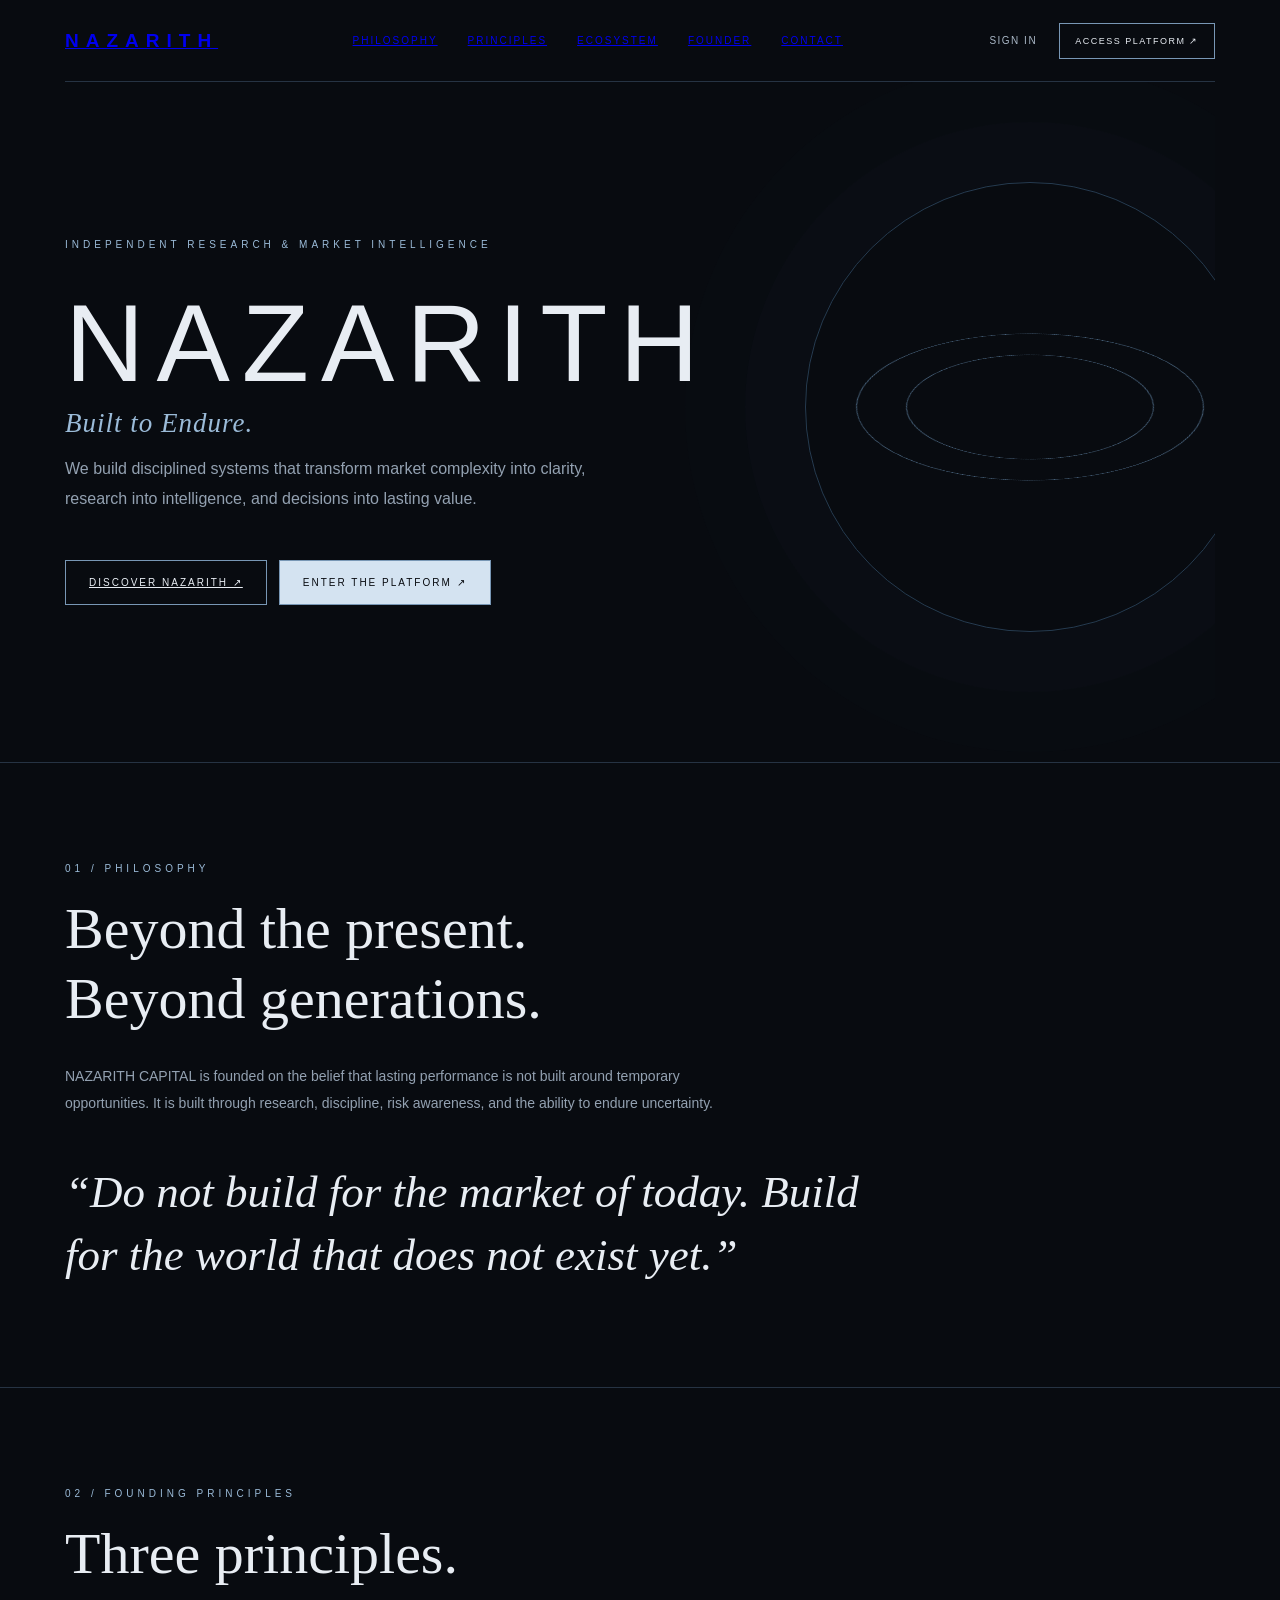
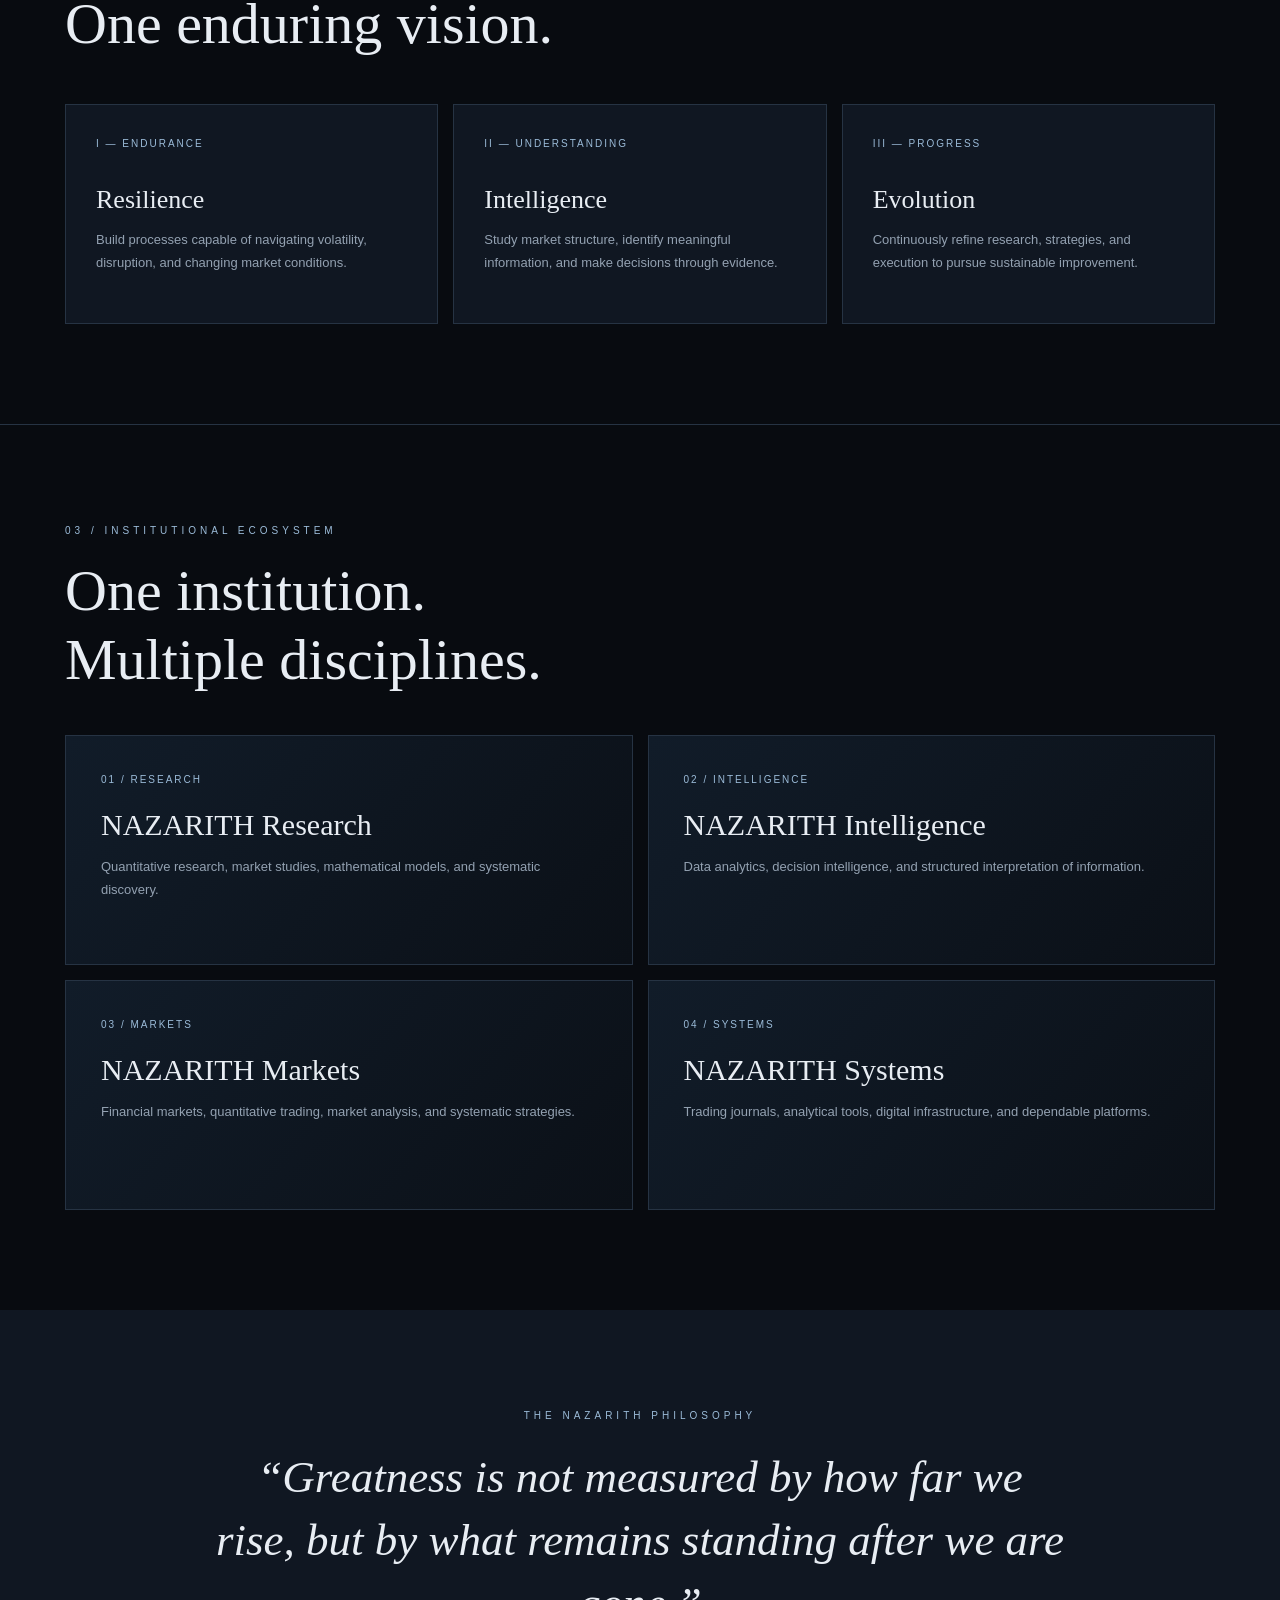
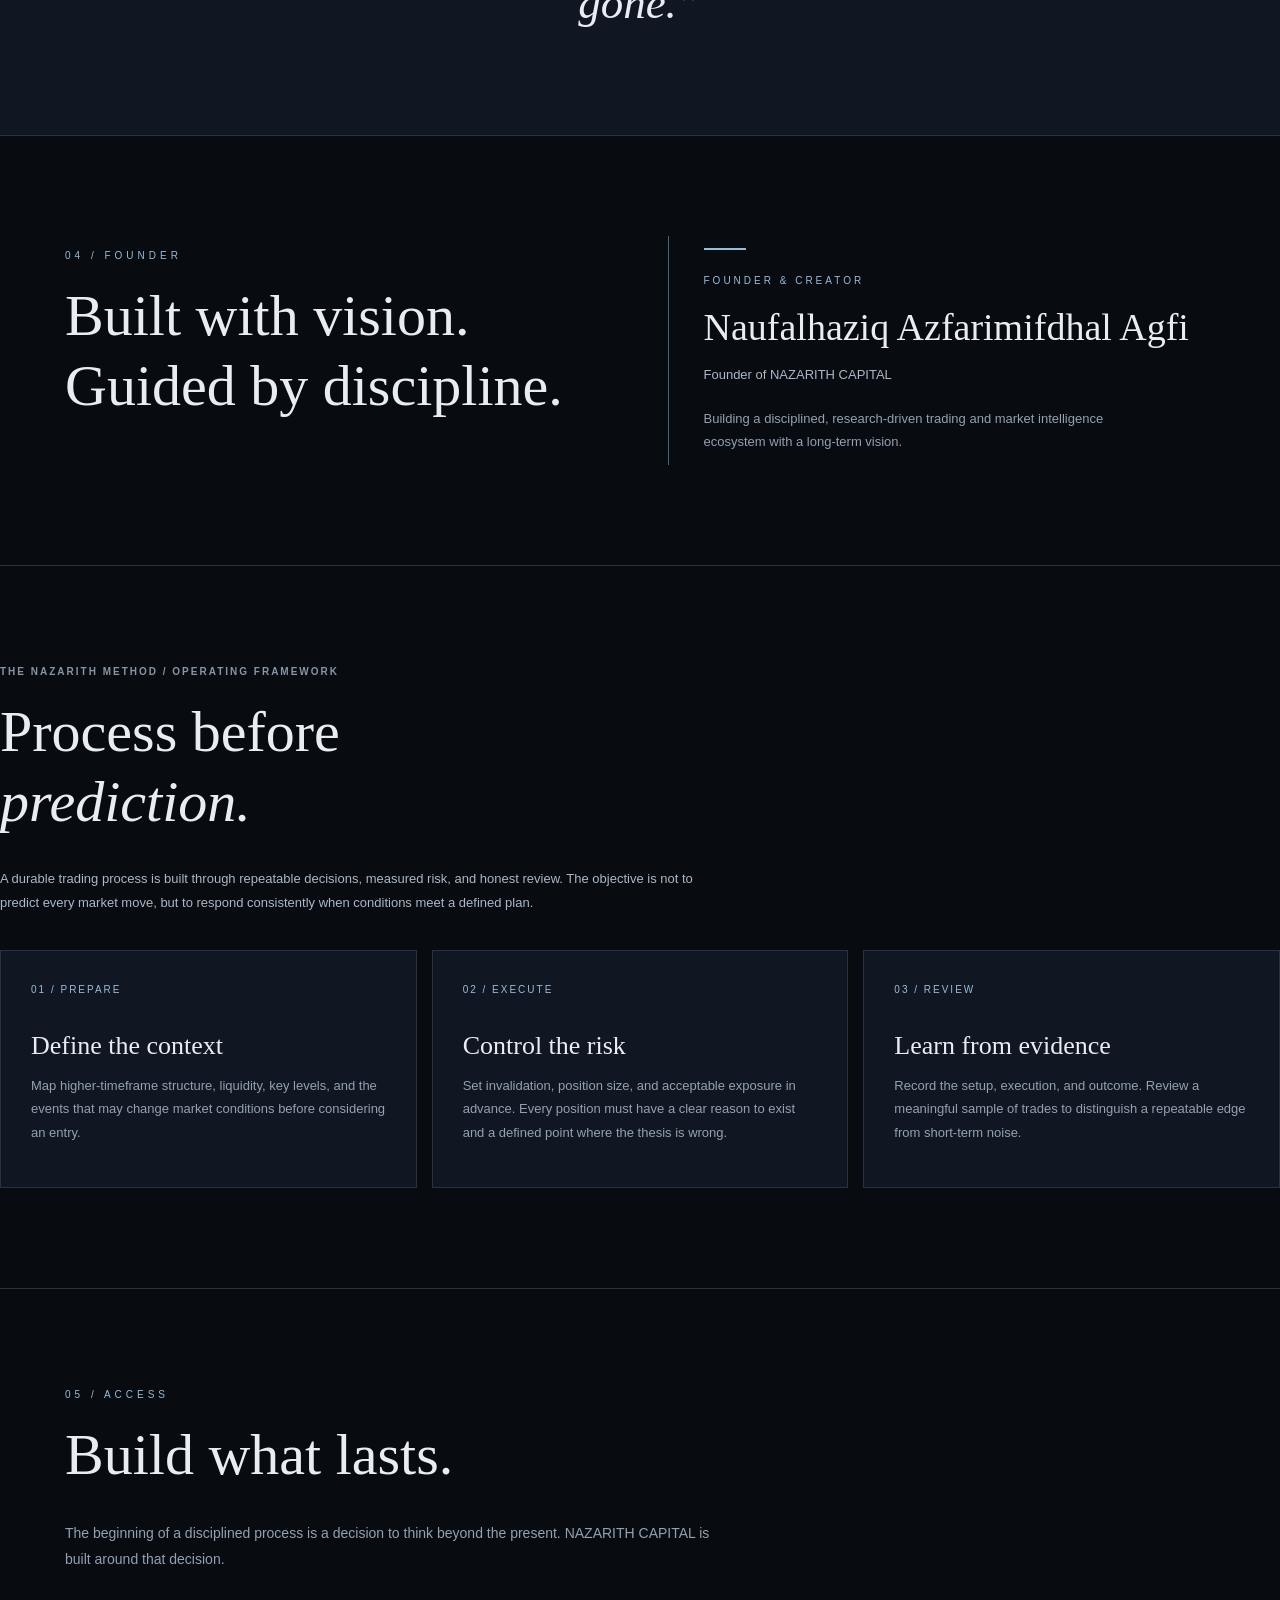
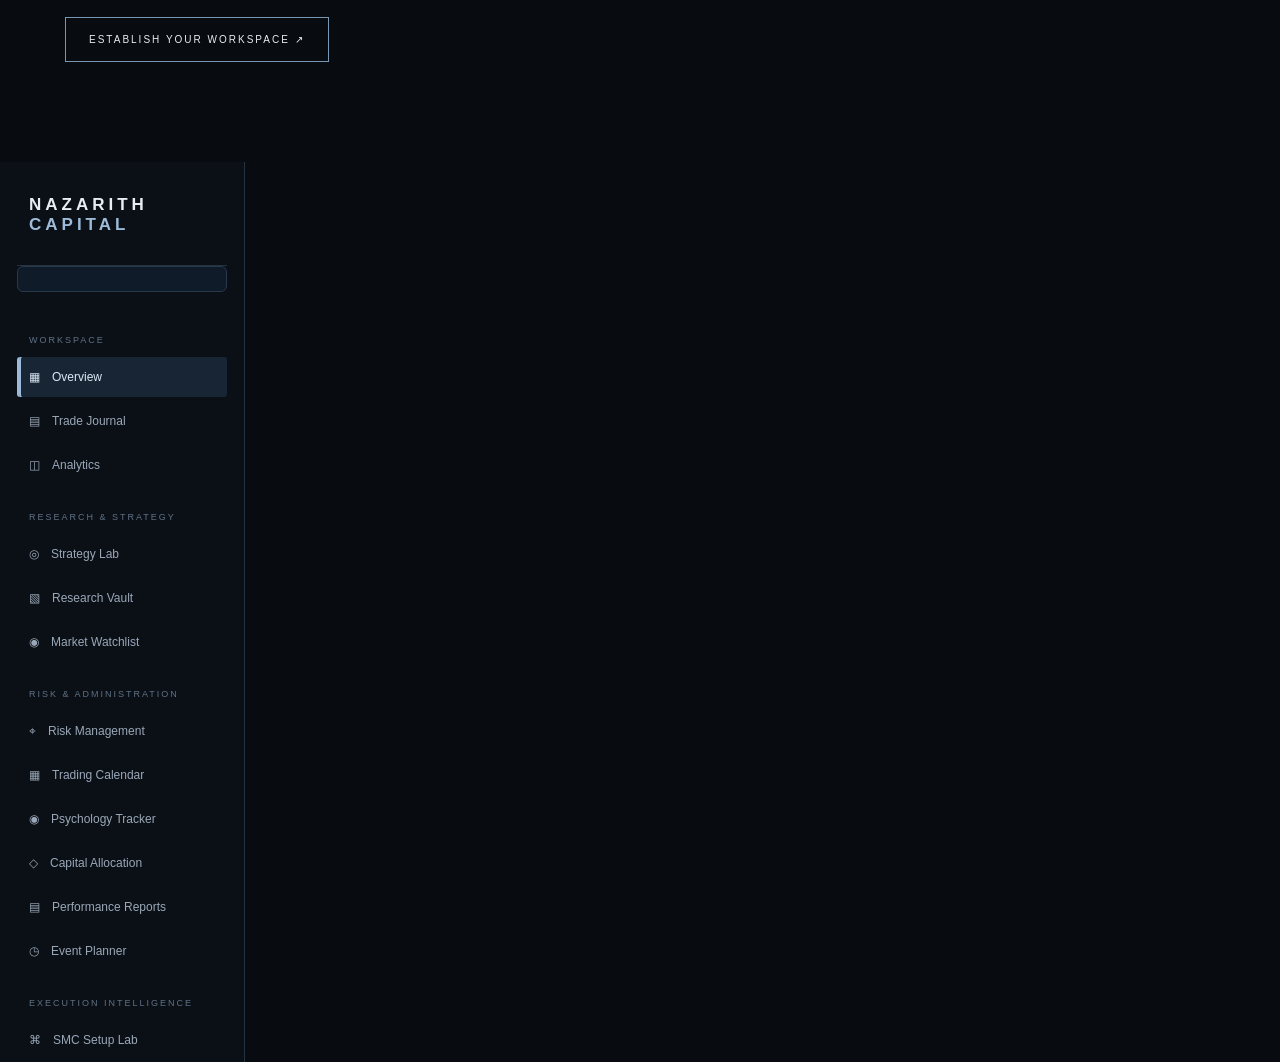
<file: index.v3.html>
<!DOCTYPE html>
<html lang="id">
<head>
<meta charset="UTF-8"><meta name="viewport" content="width=device-width,initial-scale=1"><meta name="theme-color" content="#080d16"><title>NAZARITH CAPITAL 3.0 — Trading Intelligence</title>
<style>
:root{--bg:#080d16;--panel:#0e1624;--panel2:#111d2e;--line:#1e2c40;--text:#e8eef7;--muted:#8291a7;--blue:#4b91ff;--blue2:#2468d8;--green:#31c48d;--red:#f16f78;--amber:#e8b65c;--radius:14px}*{box-sizing:border-box}body{margin:0;background:radial-gradient(ellipse at 80% -10%,#14294a 0,transparent 38%),var(--bg);color:var(--text);font:14px/1.5 Inter,ui-sans-serif,system-ui,-apple-system,Segoe UI,sans-serif}button,input,select,textarea{font:inherit}button{cursor:pointer}.hidden{display:none!important}.muted{color:var(--muted)}.eyebrow{font-size:10px;letter-spacing:2.4px;color:#7eaefb;text-transform:uppercase;font-weight:700}.brand{display:flex;align-items:center;gap:12px;font-weight:800;letter-spacing:2px}.brand-mark{width:36px;height:36px;border:1px solid #477dc4;border-radius:10px;display:grid;place-items:center;color:#9cc4ff;font-size:19px;background:#11243d}.btn{border:1px solid var(--line);background:#152338;color:var(--text);padding:10px 15px;border-radius:9px;font-weight:650}.btn:hover{border-color:#4b91ff;background:#1a2e4c}.btn.primary{background:var(--blue2);border-color:var(--blue2);color:white}.btn.ghost{background:transparent}.btn.danger{color:#ff9ca2}.btn.small{padding:6px 10px;font-size:12px}.topbar{height:72px;padding:0 5vw;display:flex;align-items:center;justify-content:space-between;border-bottom:1px solid #ffffff10;position:sticky;top:0;background:#080d16eF;backdrop-filter:blur(16px);z-index:10}.top-actions{display:flex;gap:10px;align-items:center}.discover{min-height:calc(100vh - 72px);padding:8vh 8vw 60px;display:grid;grid-template-columns:1.2fr .8fr;gap:6vw;align-items:center;max-width:1500px;margin:auto}.hero h1{font-size:clamp(44px,7vw,88px);line-height:.98;letter-spacing:-4px;margin:20px 0}.hero h1 span{color:#77aaff}.hero p{font-size:16px;color:#9aa9bd;max-width:620px;line-height:1.9}.hero-actions{display:flex;gap:12px;margin-top:30px;flex-wrap:wrap}.manifesto{border:1px solid #263a55;background:linear-gradient(145deg,#12223a,#0c1421 70%);padding:30px;border-radius:18px;box-shadow:0 30px 100px #0005}.manifesto .quote{font-size:26px;line-height:1.3;font-weight:650;margin:22px 0}.manifesto-grid{display:grid;grid-template-columns:repeat(3,1fr);gap:10px;margin-top:28px}.manifesto-grid div{border-top:1px solid #30435c;padding-top:12px}.manifesto-grid b{display:block;font-size:11px;letter-spacing:1px}.manifesto-grid small{color:var(--muted)}.discover-footer{grid-column:1/-1;color:#62738a;font-size:11px;letter-spacing:1.5px;margin-top:20px}.auth-wrap{min-height:calc(100vh - 72px);display:grid;place-items:center;padding:30px}.auth-card{width:min(430px,100%);padding:30px;background:var(--panel);border:1px solid var(--line);border-radius:16px}.auth-card h2{font-size:27px;margin:8px 0}.field{margin:15px 0}.field label{display:block;color:#9eacc0;font-size:11px;font-weight:700;letter-spacing:1px;margin-bottom:7px}.field input,.field select,.field textarea,.toolbar input,.toolbar select{width:100%;padding:11px 12px;color:var(--text);background:#09111e;border:1px solid #26364c;border-radius:8px;outline:none}.field input:focus,.field select:focus,.field textarea:focus{border-color:var(--blue)}.field textarea{min-height:90px;resize:vertical}.app{display:grid;grid-template-columns:245px 1fr;min-height:calc(100vh - 72px)}.sidebar{border-right:1px solid var(--line);padding:24px 16px;background:#0a111d}.side-label{font-size:10px;letter-spacing:1.8px;color:#64758d;margin:28px 12px 10px}.nav{display:flex;align-items:center;gap:12px;width:100%;padding:11px 12px;margin:3px 0;text-align:left;color:#9aa9bd;border:0;border-radius:8px;background:transparent}.nav:hover,.nav.active{background:#172944;color:#e8f1ff}.nav.active{box-shadow:inset 2px 0 var(--blue)}.side-bottom{margin-top:40px;padding:14px;border:1px solid var(--line);border-radius:10px;color:var(--muted);font-size:12px}.main{padding:30px clamp(18px,4vw,56px);max-width:1500px;width:100%;margin:0 auto}.page-head{display:flex;justify-content:space-between;gap:15px;align-items:flex-start;margin-bottom:25px}.page-head h1{font-size:27px;margin:3px 0}.page-head p{color:var(--muted);margin:4px 0}.grid{display:grid;gap:15px}.stats{grid-template-columns:repeat(4,minmax(0,1fr));margin-bottom:18px}.stat,.card{background:linear-gradient(145deg,#111d2d,#0d1522);border:1px solid var(--line);border-radius:var(--radius);padding:18px}.stat .label{color:var(--muted);font-size:11px;letter-spacing:1px}.stat .value{font-size:26px;font-weight:750;margin-top:7px}.stat .sub{font-size:11px;color:var(--muted);margin-top:3px}.two-col{grid-template-columns:1.25fr .75fr}.card h3{margin:0 0 15px;font-size:14px}.chart{height:190px;display:flex;align-items:end;gap:7px;padding:15px 3px 0;border-bottom:1px solid var(--line)}.bar{flex:1;min-width:5px;background:linear-gradient(180deg,#5ca1ff,#2354a4);border-radius:4px 4px 0 0;opacity:.85}.empty{padding:35px 12px;text-align:center;color:var(--muted)}.toolbar{display:flex;gap:10px;align-items:center;flex-wrap:wrap;margin-bottom:14px}.toolbar input{max-width:250px}.table-wrap{overflow:auto;border:1px solid var(--line);border-radius:12px}table{border-collapse:collapse;width:100%;min-width:850px;background:#0d1522}th,td{padding:13px 14px;text-align:left;border-bottom:1px solid #1d2a3c;white-space:nowrap}th{font-size:10px;letter-spacing:1px;color:#8394aa;background:#111d2c}td{font-size:12px;color:#d8e1ed}.pill{padding:4px 8px;border-radius:20px;font-size:10px;font-weight:750}.win{color:#66dfb1;background:#12382e}.loss{color:#ff9ca2;background:#3a2029}.neutral{color:#a9c8ff;background:#1b2e4b}.thumbs{display:flex;gap:5px}.thumb{width:54px;height:38px;object-fit:cover;border-radius:5px;border:1px solid #34465e;cursor:pointer}.modal-backdrop{position:fixed;inset:0;background:#000b;z-index:30;display:grid;place-items:center;padding:20px;overflow:auto}.modal{width:min(760px,100%);max-height:94vh;overflow:auto;background:#101a29;border:1px solid #2a3d57;border-radius:15px;padding:24px;box-shadow:0 25px 100px #0009}.modal-head{display:flex;justify-content:space-between;align-items:center;margin-bottom:14px}.form-grid{display:grid;grid-template-columns:repeat(2,1fr);gap:0 15px}.upload-box{border:1px dashed #477dc4;background:#0b1727;padding:20px;border-radius:10px;text-align:center;color:#a8bad0;cursor:pointer}.preview-grid{display:grid;grid-template-columns:repeat(3,1fr);gap:10px;margin-top:12px}.preview-item{position:relative}.preview-item img{width:100%;height:115px;object-fit:cover;border-radius:8px;border:1px solid var(--line)}.preview-item button{position:absolute;right:5px;top:5px;background:#111d;color:white;border:1px solid #53647a;border-radius:50%;width:24px;height:24px}.image-view{max-width:95vw;max-height:88vh;object-fit:contain}.detail-grid{display:grid;grid-template-columns:repeat(3,1fr);gap:10px}.detail-grid div{padding:12px;background:#0b1421;border-radius:8px}.detail-grid small{display:block;color:var(--muted);font-size:10px}.detail-grid b{font-size:13px}.toast{position:fixed;right:22px;bottom:22px;background:#173b32;border:1px solid #2e8065;padding:12px 17px;border-radius:9px;z-index:60;color:#a7f0d4}.footer-note{font-size:11px;color:#62738a;margin-top:22px}.positive{color:var(--green)}.negative{color:var(--red)}
@media(max-width:900px){.discover{grid-template-columns:1fr;padding:55px 7vw}.app{grid-template-columns:1fr}.sidebar{border-right:0;border-bottom:1px solid var(--line);padding:10px;display:flex;gap:5px;overflow:auto}.sidebar .brand,.side-label,.side-bottom{display:none}.nav{width:auto;white-space:nowrap;padding:9px 12px}.stats{grid-template-columns:repeat(2,1fr)}.two-col{grid-template-columns:1fr}.main{padding:22px 16px}}@media(max-width:560px){.topbar{padding:0 16px}.topbar .brand{font-size:12px}.top-actions .btn{padding:8px}.hero h1{letter-spacing:-2px}.manifesto{padding:22px}.manifesto-grid{grid-template-columns:1fr}.stats{gap:9px}.stat{padding:13px}.stat .value{font-size:21px}.form-grid{grid-template-columns:1fr}.page-head{flex-direction:column}.preview-grid{grid-template-columns:repeat(2,1fr)}}

/* ===== NAZARITH CAPITAL institutional interface ===== */
:root{
 --bg:#080b10;--panel:#101721;--panel2:#141e2a;--line:#253242;
 --text:#e8edf5;--muted:#8795a6;--blue:#9dbbd8;--blue2:#b9d0e5;
 --green:#53c99a;--red:#ee7777;--radius:4px
}
body{background:var(--bg);font:13px/1.55 Arial,ui-sans-serif,system-ui,sans-serif}
.topbar{height:68px;background:#080b10f2;border-bottom:1px solid var(--line);padding:0 36px}
.brand{letter-spacing:3px;font-size:15px}
.brand-mark{border-radius:3px;border-color:#52677e;background:#111b27;color:#d4e2ef}
.btn{border-radius:2px;letter-spacing:.5px}
.btn.primary{background:#b9d0e5;border-color:#b9d0e5;color:#08111b}
.btn.primary:hover{background:#e0edf8;border-color:#e0edf8}
.btn:hover{border-color:var(--blue);background:#172535}
.eyebrow{color:var(--blue);letter-spacing:2px}
.auth-card{background:var(--panel);border:1px solid var(--line);border-radius:3px;box-shadow:none}
.auth-card h2{font-weight:400}
.field input,.field select,.field textarea,.toolbar input,.toolbar select{background:#0a111a;border-color:var(--line);border-radius:2px}
.field input:focus,.field select:focus,.field textarea:focus{border-color:var(--blue)}
/* Logged-in workspace mirrors the reference's fixed institutional sidebar */
body:has(#workspace:not(.hidden)) .topbar{display:none}
.app{display:block;min-height:100vh;background:var(--bg)}
.sidebar{position:fixed;inset:0 auto 0 0;width:245px;height:100vh;overflow-y:auto;
 border-right:1px solid var(--line);background:#0b1017;padding:25px 17px;z-index:12}
.sidebar .brand{padding:8px 12px 30px!important;border-bottom:1px solid var(--line);gap:0}
.sidebar .brand-mark{display:none}
.sidebar .brand span{font-size:17px;letter-spacing:4px}
.sidebar .brand span:after{content:" CAPITAL";color:#9dbbd8}
.side-label{margin:25px 0 10px 12px;color:#607185;font-size:9px;letter-spacing:2px}
.nav{border-radius:3px;margin:2px 0;padding:13px 12px;color:#9aa7b7;font-size:12px}
.nav:hover,.nav.active{background:#172535;color:#dce9f5}
.nav.active{box-shadow:none;border-left:2px solid var(--blue);padding-left:10px}
.side-bottom{margin-top:auto;border:0;border-top:1px solid var(--line);border-radius:0;padding:20px 10px 0;color:var(--muted);font-size:10px;line-height:2;background:transparent}
.main{margin-left:245px;width:calc(100% - 245px);max-width:none;padding:0 36px 50px}
.page-head{padding:28px 0 20px;border-bottom:1px solid var(--line);margin-bottom:25px;align-items:center}
.page-head h1{font-size:25px;font-weight:400;letter-spacing:.5px}
.page-head p{font-size:12px;line-height:1.7}
.stat,.card{background:var(--panel);border:1px solid var(--line);border-radius:3px;box-shadow:none}
.stat{padding:19px}
.stat .label{font-size:10px;letter-spacing:1.4px}
.stat .value{font-size:25px;font-weight:400}
.card{padding:19px}
.card h3{font-size:12px;font-weight:500;letter-spacing:.5px}
.grid{gap:13px}
.stats{gap:13px}
.two-col{grid-template-columns:1.5fr 1fr;gap:15px}
.chart{height:235px;border-color:var(--line)}
.bar{border-radius:1px}
.table-wrap{border-radius:3px;border-color:var(--line)}
table{background:var(--panel);min-width:850px}
th{background:var(--panel);font-weight:400;color:var(--muted);font-size:10px}
th,td{border-bottom:1px solid #1d2936;padding:13px 9px}
td{font-size:11px}
.pill{border-radius:2px}
.modal{background:var(--panel);border-color:var(--line);border-radius:3px}
.detail-grid div{background:var(--panel2);border-radius:2px}
.upload-box{border-color:#52677e;background:#0b1420;border-radius:3px}
.toast{border-radius:3px}
.positive{color:var(--green)}.negative{color:var(--red)}
/* Initial / pre-login dashboard preview based on index.html */
#discover.discover{display:grid;grid-template-columns:245px minmax(0,1fr);gap:0;align-items:stretch;
 max-width:none;min-height:calc(100vh - 68px);padding:0;margin:0}
.preview-sidebar{background:#0b1017;border-right:1px solid var(--line);padding:25px 17px;display:flex;flex-direction:column;min-height:calc(100vh - 68px)}
.preview-brand{padding:8px 12px 30px;border-bottom:1px solid var(--line)}
.preview-brand b{font-size:16px;letter-spacing:3px}
.preview-brand b span{color:#53c99a}
.preview-brand small{display:block;color:var(--muted);font-size:9px;letter-spacing:2px;margin-top:9px}
.preview-group{margin:25px 0 10px 12px;color:#607185;font-size:9px;letter-spacing:2px}
.preview-nav{padding:12px;border-radius:3px;color:#9aa7b7;font-size:12px;margin:2px 0}
.preview-nav.active{background:#172535;color:#dce9f5;border-left:2px solid var(--blue)}
.preview-sidebar-foot{margin-top:auto;border-top:1px solid var(--line);padding:20px 10px 0;color:#718095;font-size:9px;line-height:2;letter-spacing:.5px}
.preview-main{min-width:0;padding:0 36px 38px}
.preview-top{height:76px;border-bottom:1px solid var(--line);display:flex;justify-content:space-between;align-items:center;gap:15px}
.preview-top .eyebrow{font-size:9px}
.preview-top h1{font-size:25px;font-weight:400;margin:5px 0 0}
.preview-status{border:1px solid var(--line);padding:9px 12px;color:var(--green);font-size:9px;letter-spacing:1px;white-space:nowrap}
.preview-sub{color:var(--muted);font-size:12px;margin:18px 0}
.preview-metrics{display:grid;grid-template-columns:repeat(4,minmax(0,1fr));gap:13px;margin:22px 0 15px}
.preview-card,.preview-panel{background:var(--panel);border:1px solid var(--line);padding:18px;border-radius:3px;min-width:0}
.preview-card label{display:block;color:var(--muted);font-size:10px;letter-spacing:1.2px}
.preview-card strong{display:block;font-size:24px;font-weight:400;margin-top:15px}
.preview-card small{display:block;color:var(--muted);font-size:10px;margin-top:7px}
.preview-panels{display:grid;grid-template-columns:1.5fr 1fr;gap:15px;margin-bottom:15px}
.preview-panel-head{display:flex;justify-content:space-between;align-items:center;gap:10px;margin-bottom:17px}
.preview-panel-head b{font-size:12px;font-weight:500}
.preview-panel-head span{color:var(--muted);font-size:9px;letter-spacing:.8px}
.preview-equity{height:190px;position:relative;overflow:hidden}
.preview-equity svg{width:100%;height:100%;position:relative;z-index:1}
.equity-grid{position:absolute;inset:0;background:repeating-linear-gradient(to bottom,transparent 0,transparent 36px,#263547 37px)}
.preview-stat-line{display:flex;justify-content:space-between;gap:12px;padding:13px 0;border-bottom:1px solid var(--line);font-size:11px}
.preview-stat-line span{color:#aab5c2}
.preview-stat-line b{font-weight:500}
.preview-green{color:var(--green)}.preview-red{color:var(--red)}
.preview-table{display:grid;grid-template-columns:repeat(6,minmax(0,1fr));gap:10px;padding:12px 8px;border-bottom:1px solid var(--line);color:var(--muted);font-size:9px;letter-spacing:.7px;overflow:hidden}
.preview-empty{text-align:center;padding:24px 12px;color:var(--muted);font-size:11px}
.preview-actions{display:flex;justify-content:flex-end;gap:9px;flex-wrap:wrap}
.preview-disclaimer{margin-top:18px;color:#5f6f82;font-size:9px;letter-spacing:1.3px}
@media(max-width:950px){
 .app{display:block}.sidebar{position:relative;width:100%;height:auto;display:flex;align-items:center;gap:5px;overflow-x:auto;padding:10px}
 .sidebar .brand,.side-label,.side-bottom{display:none}.nav{white-space:nowrap;width:auto}
 .main{margin:0;width:100%;padding:0 20px 40px}
 .two-col{grid-template-columns:1fr}
 #discover.discover{grid-template-columns:1fr}
 .preview-sidebar{display:none}.preview-main{padding:0 22px 30px}
 .preview-metrics{grid-template-columns:repeat(2,minmax(0,1fr))}
 .preview-panels{grid-template-columns:1fr}
}
@media(max-width:650px){
 .topbar{padding:0 15px}.topbar .brand{font-size:12px}
 .main{padding:0 15px 35px}.page-head{padding:22px 0 16px}
 .stats{grid-template-columns:repeat(2,minmax(0,1fr))}
 .preview-main{padding:0 15px 25px}.preview-top{height:auto;min-height:70px}
 .preview-top h1{font-size:21px}.preview-status{font-size:8px;padding:7px}
 .preview-metrics{gap:8px}.preview-card{padding:13px}.preview-card strong{font-size:20px}
 .preview-table{grid-template-columns:repeat(4,minmax(0,1fr))}
 .preview-table span:nth-child(n+5){display:none}
}


/* ===== Public landing page: AZRANTH-inspired institutional presentation ===== */
body:has(#discover:not(.hidden)) .topbar{display:none}
#discover.discover{display:block;min-height:100vh;max-width:none;padding:0;margin:0;background:#080b10;color:#e8edf3;font-family:Arial,sans-serif;overflow:hidden}
#discover .landing-header{width:min(1150px,90%);margin:auto}
#discover .landing-nav{height:82px;display:flex;align-items:center;justify-content:space-between;border-bottom:1px solid #263343;gap:20px}
#discover .landing-logo{font-size:19px;letter-spacing:7px;font-weight:bold;white-space:nowrap}
#discover .landing-links{display:flex;gap:30px;font-size:10px;letter-spacing:2px;color:#93a1b1}
#discover .landing-links a:hover{color:#fff}
#discover .landing-access{display:flex;align-items:center;gap:10px}
#discover .landing-signin{background:transparent;border:0;color:#aab8c7;font-size:10px;letter-spacing:1.5px;padding:12px;cursor:pointer}
#discover .landing-register{background:transparent;border:1px solid #7897b5;color:#e8edf3;padding:12px 15px;font-size:9px;letter-spacing:1.5px;cursor:pointer;transition:.25s}
#discover .landing-register:hover{background:#d4e3f1;color:#080b10}
#discover .landing-container{width:min(1150px,90%);margin:auto}
#discover .landing-main{display:block}
#discover .landing-hero{min-height:680px;display:flex;align-items:center;position:relative;overflow:hidden}
#discover .landing-hero-content{position:relative;z-index:2;max-width:700px}
#discover .landing-eyebrow,#discover .landing-label{font-size:10px;letter-spacing:4px;color:#9bbbd8}
#discover .landing-hero h1{font-size:clamp(55px,10vw,110px);letter-spacing:12px;font-weight:400;margin:35px 0 15px;line-height:1.05}
#discover .landing-hero h1 span{display:block;font-family:Georgia,serif;font-size:27px;letter-spacing:1px;color:#9bbbd8;font-style:italic;margin-top:9px}
#discover .landing-hero p{max-width:540px;color:#93a1b1;line-height:1.9;font-size:16px}
#discover .landing-hero-actions{display:flex;gap:12px;flex-wrap:wrap}
#discover .landing-btn{display:inline-block;margin-top:30px;padding:16px 23px;border:1px solid #7897b5;background:transparent;color:#e8edf3;font-size:10px;letter-spacing:2px;cursor:pointer;transition:.3s}
#discover .landing-btn:hover{background:#d4e3f1;color:#080b10}
#discover .landing-btn-fill{background:#d4e3f1;color:#080b10}
#discover .landing-btn-fill:hover{background:#fff}
#discover .landing-orb{position:absolute;width:450px;height:450px;border:1px solid #263b50;border-radius:50%;right:-40px;top:100px;box-shadow:0 0 0 60px #10172233,0 0 0 120px #10172222}
#discover .landing-orb:before,#discover .landing-orb:after{content:"";position:absolute;inset:50px;border:1px solid #49647e;border-radius:50%;transform:rotateX(65deg) rotate(35deg)}
#discover .landing-orb:after{inset:100px;transform:rotateX(65deg) rotate(-35deg)}
#discover .landing-section{padding:100px 0;border-top:1px solid #263343}
#discover .landing-section h2{font:normal clamp(36px,5vw,58px) Georgia,serif;margin:20px 0 30px;letter-spacing:0;line-height:1.2}
#discover .landing-intro{color:#93a1b1;line-height:1.9;max-width:650px;font-size:14px}
#discover .landing-quote{font:italic clamp(28px,4vw,45px) Georgia,serif;line-height:1.4;max-width:850px;margin:45px 0 0}
#discover .landing-grid{display:grid;grid-template-columns:repeat(3,1fr);gap:15px;margin-top:45px}
#discover .landing-card{padding:30px;background:#101722;border:1px solid #263343;min-height:220px;transition:.3s}
#discover .landing-card:hover{border-color:#9bbbd8;transform:translateY(-5px)}
#discover .landing-card small,#discover .landing-product small{color:#9bbbd8;letter-spacing:2px;font-size:10px}
#discover .landing-card h3{font:normal 26px Georgia,serif;margin:35px 0 12px}
#discover .landing-card p,#discover .landing-product p{font-size:13px;line-height:1.8;color:#93a1b1}
#discover .landing-products{display:grid;grid-template-columns:repeat(2,1fr);gap:15px;margin-top:40px}
#discover .landing-product{background:linear-gradient(130deg,#111c29,#0b1017);border:1px solid #263343;padding:35px;min-height:230px}
#discover .landing-product h3{font:normal 30px Georgia,serif;margin:22px 0 12px}
#discover .landing-statement{text-align:center;background:#101722;padding:100px 20px}
#discover .landing-statement .landing-quote{margin:25px auto 0}
#discover .landing-footer{padding:35px 0;display:flex;justify-content:space-between;gap:20px;color:#93a1b1;font-size:10px;letter-spacing:2px}
#discover .landing-footer strong{color:#e8edf3}

#discover .founder-layout{display:grid;grid-template-columns:1fr 1fr;gap:55px;align-items:center}
#discover .founder-profile{border-left:1px solid #49647e;padding:12px 0 12px 35px;max-width:560px}
#discover .founder-rule{width:42px;height:2px;background:#9bbbd8;margin-bottom:25px}
#discover .founder-role{font-size:10px;letter-spacing:3px;color:#9bbbd8}
#discover .founder-profile h3{font:normal clamp(25px,3vw,38px) Georgia,serif;line-height:1.25;margin:18px 0 12px;color:#e8edf3}
#discover .founder-profile p{font-size:13px;line-height:1.8;color:#aab8c7;margin:0}
#discover .founder-profile .founder-note{margin-top:20px;color:#93a1b1;max-width:440px}
@media(max-width:700px){#discover .founder-layout{grid-template-columns:1fr;gap:30px}#discover .founder-profile{padding-left:22px}}

@media(max-width:850px){#discover .landing-links{gap:14px;font-size:9px}#discover .landing-hero{min-height:620px}#discover .landing-orb{right:-180px;opacity:.75}}
@media(max-width:700px){#discover .landing-nav{height:72px}#discover .landing-links{display:none}#discover .landing-logo{font-size:16px;letter-spacing:5px}#discover .landing-register{padding:10px;font-size:8px}#discover .landing-hero{min-height:620px}#discover .landing-hero h1{font-size:clamp(45px,13vw,76px);letter-spacing:6px}#discover .landing-hero h1 span{font-size:24px}#discover .landing-orb{width:280px;height:280px;right:-190px;top:180px}#discover .landing-grid,#discover .landing-products{grid-template-columns:1fr}#discover .landing-section{padding:75px 0}#discover .landing-footer{flex-direction:column;gap:14px}#discover .landing-hero-actions{gap:0;flex-direction:column;align-items:flex-start}}


/* Institutional interface inspired by the supplied reference dashboard */
:root{--bg:#080b10;--panel:#101721;--panel2:#141e2a;--line:#253242;--text:#e8edf5;--muted:#8795a6;--blue:#9dbbd8;--green:#53c99a;--red:#ee7777;--radius:3px}
body{background:var(--bg);font:13px Arial,sans-serif}.topbar{background:#080b10f2;border-bottom:1px solid var(--line);backdrop-filter:blur(12px)}
.app{grid-template-columns:245px minmax(0,1fr);background:var(--bg)}.sidebar{position:sticky;top:0;height:calc(100vh - 72px);overflow:auto;background:#0b1017;border-right:1px solid var(--line);padding:25px 17px}
.brand{letter-spacing:4px}.brand-mark{border-radius:2px;background:#172535;border-color:#425d78}.side-label{margin:25px 0 10px 12px;color:#607185;font-size:9px;letter-spacing:2px}
.nav{border-radius:3px;padding:13px 12px;margin:2px 0;font-size:12px}.nav:hover,.nav.active{background:#172535;color:#dce9f5}.nav.active{box-shadow:inset 2px 0 var(--blue)}
.side-bottom{border:0;border-top:1px solid var(--line);border-radius:0;padding:20px 10px 0;font-size:10px;line-height:2}
.main{padding:0 36px 50px;max-width:none}.page-head{border-bottom:1px solid var(--line);padding:28px 0 24px;margin-bottom:25px;align-items:center}
.page-head h1{font-size:25px;font-weight:400;letter-spacing:.5px;margin:7px 0}.page-head p{font-size:12px;line-height:1.7}.eyebrow{font-size:10px;letter-spacing:2px;color:#8795a6}
.stat,.card{background:var(--panel);border:1px solid var(--line);border-radius:3px;box-shadow:none}.stat{padding:19px}.stat .label{font-size:10px;letter-spacing:1.4px}.stat .value{font-size:25px;font-weight:400;margin-top:17px}.stat .sub{font-size:10px}
.card{padding:19px}.card h3{font-size:12px;font-weight:500;letter-spacing:.5px}.btn{border-radius:2px;background:#172535;border-color:var(--line);padding:11px 16px;font-size:10px;letter-spacing:1px;font-weight:bold}
.btn:hover{background:#22364b;border-color:var(--blue)}.btn.primary{background:#b9d0e5;border-color:#b9d0e5;color:#08111b}.btn.primary:hover{background:#e0edf8}.btn.danger{background:#4a2228;color:#ffb2b2}
.field input,.field select,.field textarea,.toolbar input,.toolbar select{border-radius:2px;background:#0a111a;border-color:var(--line)}.toolbar{gap:12px;margin:24px 0}
table{width:100%;border-collapse:collapse;font-size:11px}th{color:var(--muted);font-weight:400;padding:13px 9px;border-bottom:1px solid var(--line);white-space:nowrap}td{padding:14px 9px;border-bottom:1px solid #1d2936;white-space:nowrap}
.table-wrap{border:0;border-radius:0}.pill{border-radius:2px}.empty{padding:35px;color:var(--muted);text-align:center}.modal{border-radius:2px;background:#101721;border-color:var(--line)}.modal-backdrop{background:#000c}
.upload-box{border-radius:2px;border-color:#42566c;background:#0b121c}.preview-item{border-radius:2px}.detail-grid>div{background:#141e2a;border:1px solid var(--line);border-radius:2px}.footer-note{color:var(--muted)}.list-item{border-bottom:1px solid var(--line);padding:15px 0;display:flex;justify-content:space-between;gap:15px}.list-item small{color:var(--muted)}.note{padding:14px;border-left:2px solid var(--blue);background:#111d2a;color:#a9bacb;line-height:1.8;margin-top:15px}
@media(max-width:900px){.app{grid-template-columns:205px minmax(0,1fr)}.sidebar{padding:20px 12px}.main{padding:0 20px 40px}}
@media(max-width:650px){.app{display:block}.sidebar{position:relative;height:auto;display:flex;overflow-x:auto;gap:5px;padding:10px}.sidebar .brand,.sidebar .side-label,.sidebar .side-bottom{display:none}.sidebar .nav{white-space:nowrap;width:auto;flex:0 0 auto}.main{padding:0 15px 40px}.page-head{padding:22px 0}.stats{grid-template-columns:repeat(2,minmax(0,1fr))}}


/* FINAL LAYOUT FIX: keep the workspace content at the top of its grid row.
   The earlier .main { margin: 0 auto } left vertical auto-margins behind,
   which caused the dashboard to be vertically centered below the viewport. */
#workspace.app{
  display:grid !important;
  grid-template-columns:245px minmax(0,1fr) !important;
  align-items:start !important;
  min-height:100vh;
  width:100%;
}
#workspace.app > .sidebar{
  grid-column:1;
  grid-row:1;
  position:sticky !important;
  top:0;
  align-self:start;
  width:245px;
  height:100vh;
  min-height:100vh;
  overflow-y:auto;
}
#workspace.app > .main{
  grid-column:2;
  grid-row:1;
  align-self:start;
  margin:0 !important;
  width:100% !important;
  min-width:0;
  max-width:none;
  padding:28px 36px 50px;
}
#workspace .page-head{margin-top:0}
@media(max-width:900px){
  #workspace.app{grid-template-columns:205px minmax(0,1fr) !important}
  #workspace.app > .sidebar{width:205px;padding:20px 12px}
  #workspace.app > .main{padding:22px 20px 40px}
}
@media(max-width:650px){
  #workspace.app{display:block !important}
  #workspace.app > .sidebar{
    position:relative !important;
    width:100%;
    height:auto;
    min-height:0;
    display:flex;
    flex-direction:row;
    align-items:center;
    overflow-x:auto;
    overflow-y:hidden;
    gap:5px;
    padding:10px;
  }
  #workspace.app > .sidebar .brand,
  #workspace.app > .sidebar .side-label,
  #workspace.app > .sidebar .side-bottom{display:none}
  #workspace.app > .sidebar .nav{white-space:nowrap;width:auto;flex:0 0 auto}
  #workspace.app > .main{width:100% !important;padding:0 15px 35px}
}


/* Equity performance charts */
.equity-toolbar{display:flex;justify-content:space-between;align-items:center;gap:14px;flex-wrap:wrap;margin-bottom:16px}
.equity-tabs{display:flex;gap:6px;flex-wrap:wrap}
.equity-kpis{display:grid;grid-template-columns:repeat(4,minmax(0,1fr));gap:10px;margin:14px 0 18px}
.equity-kpis>div{background:#0c1520;border:1px solid #263445;border-radius:6px;padding:12px}
.equity-kpis small{display:block;color:#8294aa;font-size:10px;letter-spacing:1px;margin-bottom:7px}
.equity-kpis b{font-size:17px;color:#e6edf5}
.equity-charts{display:grid;grid-template-columns:1fr 1fr;gap:14px}
.equity-chart{min-width:0;background:#0a111a;border:1px solid #263445;border-radius:6px;padding:12px}
.chart-title{font-size:11px;letter-spacing:1.2px;color:#9eafc3;margin:2px 0 8px}
.equity-chart svg{display:block;width:100%;height:auto;overflow:visible}
.chart-legend{display:flex;gap:16px;color:#8294aa;font-size:11px;padding:3px 4px}
.chart-legend span{display:flex;align-items:center;gap:6px}
.chart-legend i{display:inline-block;width:9px;height:9px;border-radius:2px}
@media(max-width:900px){.equity-charts{grid-template-columns:1fr}.equity-kpis{grid-template-columns:repeat(2,minmax(0,1fr))}}
@media(max-width:480px){.equity-kpis{grid-template-columns:1fr 1fr}.equity-kpis b{font-size:14px}}


.account-switcher{margin:0 0 18px;padding:12px 10px;background:#101b29;border:1px solid #29394c;border-radius:6px}
.account-label{font-size:9px;letter-spacing:1.5px;color:#8294aa;margin-bottom:7px}
.account-switcher select{width:100%;background:#0a111a;color:#e6edf5;border:1px solid #3a4d63;padding:9px 8px;border-radius:4px;font-size:12px}
.account-meta{font-size:10px;color:#8294aa;margin-top:6px}
.account-add{border:0;background:transparent;color:#9fc5e8;font-size:10px;padding:8px 0 0;cursor:pointer}
.account-list{display:grid;gap:8px;margin-top:12px}
.account-row{display:flex;align-items:center;gap:8px;padding:10px;background:#101b29;border:1px solid #29394c;border-radius:5px}
.account-row>div{flex:1;min-width:0}
.account-row small{display:block;color:#8294aa;margin-top:4px;font-size:10px}
.form-grid{display:grid;grid-template-columns:1fr 1fr;gap:12px}
.form-grid label{display:grid;gap:6px;color:#9eafc3;font-size:11px}
.form-grid input,.form-grid select{width:100%;background:#0a111a;border:1px solid #35475c;color:#e6edf5;padding:10px;border-radius:4px}
.form-actions{grid-column:1/-1;display:flex;justify-content:flex-end;gap:8px;margin-top:6px}
@media(max-width:650px){.account-switcher{min-width:190px;margin:0 5px 0 0}.form-grid{grid-template-columns:1fr}.form-actions{grid-column:auto}.account-row{flex-wrap:wrap}}


/* ===== Lightweight motion system ===== */
html{scroll-behavior:smooth;scroll-padding-top:24px}
#discover .landing-nav{animation:fadeUp .55s ease both}
#discover .landing-hero-content{animation:fadeUp .7s ease .08s both}
/* Keep the decorative orb static: animated blur and large shadows can stutter on weaker devices. */
#discover .landing-orb{animation:none;will-change:auto}
#discover .landing-orb:before,#discover .landing-orb:after{animation:none}
#discover .landing-btn,#discover .landing-register{transition:transform .18s ease,background-color .18s ease,border-color .18s ease}
#discover .landing-btn:hover,#discover .landing-register:hover{transform:translateY(-2px)}
#discover .landing-card,#discover .landing-product{transition:transform .2s ease,border-color .2s ease,background-color .2s ease}
#discover .landing-card:hover,#discover .landing-product:hover{transform:translateY(-3px);border-color:#6685a4;background:#131f2d}
#discover .landing-links a{position:relative;transition:color .18s ease}
#discover .landing-links a:after{content:"";position:absolute;left:0;right:100%;bottom:-7px;height:1px;background:#9bbbd8;transition:right .18s ease}
#discover .landing-links a:hover:after{right:0}
#discover [data-reveal]{opacity:0;transform:translateY(14px);transition:opacity .45s ease,transform .45s ease}
#discover [data-reveal].is-visible{opacity:1;transform:translateY(0)}
@keyframes fadeUp{from{opacity:0;transform:translateY(12px)}to{opacity:1;transform:translateY(0)}}
@media(max-width:700px){#discover .landing-hero h1{animation:fadeUp .65s ease .15s both}#discover .landing-orb{animation:none}}
@media(prefers-reduced-motion:reduce){html{scroll-behavior:auto}*,*:before,*:after{animation:none!important;transition:none!important;scroll-behavior:auto!important}#discover [data-reveal]{opacity:1!important;transform:none!important}}


/* NAZARITH motion: preserve the original visual character with lightweight GPU-friendly animation. */
html{scroll-behavior:smooth;scroll-padding-top:28px}
#discover .landing-nav{animation:nzSlideIn .7s cubic-bezier(.2,.7,.2,1) both}
#discover .landing-hero-content{animation:nzRise .9s cubic-bezier(.2,.7,.2,1) .1s both}
#discover .landing-orb{transform-origin:50% 50%;animation:nzOrbFloat 20s ease-in-out infinite;will-change:transform}
#discover .landing-orb:before{animation:nzOrbit 34s linear infinite;will-change:transform}
#discover .landing-orb:after{animation:nzOrbit 46s linear infinite reverse;will-change:transform}
#discover .landing-hero h1{animation:nzTitle .9s ease .2s both}
#discover .landing-hero p{animation:nzRise .8s ease .35s both}
#discover .landing-hero-actions{animation:nzRise .8s ease .48s both}
#discover .landing-btn,#discover .landing-register{transition:transform .22s ease,border-color .22s ease,background-color .22s ease}
#discover .landing-btn:hover,#discover .landing-register:hover{transform:translateY(-2px)}
#discover .landing-card,#discover .landing-product{transition:transform .28s ease,border-color .28s ease,background-color .28s ease}
#discover .landing-card:hover,#discover .landing-product:hover{transform:translateY(-5px);border-color:#6685a4;background:#131f2d}
#discover .landing-links a{transition:color .2s ease}
#discover [data-reveal]{opacity:0;transform:translateY(18px);transition:opacity .55s ease,transform .55s ease}
#discover [data-reveal].is-visible{opacity:1;transform:translateY(0)}
#workspace .card,#workspace .stat,#workspace .page-head{animation:nzRise .38s ease both}
#workspace .btn{transition:background-color .2s ease,border-color .2s ease,transform .2s ease}
#workspace .btn:hover{transform:translateY(-1px)}
@keyframes nzSlideIn{from{opacity:0;transform:translateY(-10px)}to{opacity:1;transform:translateY(0)}}
@keyframes nzRise{from{opacity:0;transform:translateY(14px)}to{opacity:1;transform:translateY(0)}}
@keyframes nzTitle{from{opacity:0;letter-spacing:20px}to{opacity:1;letter-spacing:12px}}
@keyframes nzOrbFloat{0%,100%{transform:translate3d(0,0,0) rotate(0)}50%{transform:translate3d(-12px,10px,0) rotate(5deg)}}
@keyframes nzOrbit{from{transform:rotate(0) rotateX(65deg)}to{transform:rotate(360deg) rotateX(65deg)}}
/* Stable logged-in layout: sidebar starts at the top and dashboard always has its own visible column. */
#workspace.app{display:grid!important;grid-template-columns:245px minmax(0,1fr)!important;align-items:start!important;min-height:100vh;width:100%;overflow-x:clip}
#workspace.app>.sidebar{grid-column:1;grid-row:1;position:sticky!important;top:0;align-self:start;display:flex;flex-direction:column;align-items:stretch;justify-content:flex-start;width:245px;height:100vh;min-height:100vh;overflow-y:auto;overflow-x:hidden}
#workspace.app>.main{grid-column:2;grid-row:1;display:block!important;align-self:start;margin:0!important;width:100%!important;min-width:0;max-width:none;padding:28px 36px 50px;visibility:visible!important}
#workspace #main:empty{min-height:70vh}
@media(max-width:900px){#workspace.app{grid-template-columns:205px minmax(0,1fr)!important}#workspace.app>.sidebar{width:205px;padding:20px 12px}#workspace.app>.main{padding:22px 20px 40px}}
@media(max-width:650px){#workspace.app{display:block!important}#workspace.app>.sidebar{position:relative!important;width:100%;height:auto;min-height:0;display:flex;flex-direction:row;align-items:center;overflow-x:auto;overflow-y:hidden;gap:5px;padding:10px}#workspace.app>.sidebar .brand,#workspace.app>.sidebar .side-label,#workspace.app>.sidebar .side-bottom{display:none}#workspace.app>.sidebar .nav{white-space:nowrap;width:auto;flex:0 0 auto}#workspace.app>.main{width:100%!important;padding:0 15px 35px}}
@media(prefers-reduced-motion:reduce){html{scroll-behavior:auto}*,*:before,*:after{animation:none!important;transition:none!important;scroll-behavior:auto!important}#discover [data-reveal]{opacity:1!important;transform:none!important}}

</style></head>
<body>
<header class="topbar"><div class="brand"><div class="brand-mark">N</div><span>NAZARITH <span style="color:#6da6ff">CAPITAL</span></span></div><div class="top-actions"><span id="topUser" class="muted" style="font-size:12px"></span><button id="topLogin" class="btn ghost" onclick="showAuth('login')">Sign in</button><button id="topStart" class="btn primary" onclick="showAuth('register')">Get started</button></div></header>
<section id="discover" class="discover">
  <header class="landing-header">
    <nav class="landing-nav">
      <a href="#top" class="landing-logo">NAZARITH</a>
      <div class="landing-links">
        <a href="#philosophy">PHILOSOPHY</a>
        <a href="#principles">PRINCIPLES</a>
        <a href="#ecosystem">ECOSYSTEM</a>
        <a href="#founder">FOUNDER</a>
        <a href="#contact">CONTACT</a>
      </div>
      <div class="landing-access">
        <button class="landing-signin" onclick="showAuth('login')">SIGN IN</button>
        <button class="landing-register" onclick="showAuth('register')">ACCESS PLATFORM ↗</button>
      </div>
    </nav>
  </header>
  <main class="landing-main">
    <div class="landing-container landing-hero" id="top">
      <div class="landing-hero-content">
        <div class="landing-eyebrow">INDEPENDENT RESEARCH &amp; MARKET INTELLIGENCE</div>
        <h1>NAZARITH<span>Built to Endure.</span></h1>
        <p>We build disciplined systems that transform market complexity into clarity, research into intelligence, and decisions into lasting value.</p>
        <div class="landing-hero-actions">
          <a href="#philosophy" class="landing-btn">DISCOVER NAZARITH ↗</a>
          <button class="landing-btn landing-btn-fill" onclick="showAuth('login')">ENTER THE PLATFORM ↗</button>
        </div>
      </div>
      <div class="landing-orb" aria-hidden="true"></div>
    </div>

    <section id="philosophy" class="landing-section">
      <div class="landing-container">
        <div class="landing-label">01 / PHILOSOPHY</div>
        <h2>Beyond the present.<br>Beyond generations.</h2>
        <p class="landing-intro">NAZARITH CAPITAL is founded on the belief that lasting performance is not built around temporary opportunities. It is built through research, discipline, risk awareness, and the ability to endure uncertainty.</p>
        <p class="landing-quote">“Do not build for the market of today. Build for the world that does not exist yet.”</p>
      </div>
    </section>

    <section id="principles" class="landing-section">
      <div class="landing-container">
        <div class="landing-label">02 / FOUNDING PRINCIPLES</div>
        <h2>Three principles.<br>One enduring vision.</h2>
        <div class="landing-grid">
          <article class="landing-card"><small>I — ENDURANCE</small><h3>Resilience</h3><p>Build processes capable of navigating volatility, disruption, and changing market conditions.</p></article>
          <article class="landing-card"><small>II — UNDERSTANDING</small><h3>Intelligence</h3><p>Study market structure, identify meaningful information, and make decisions through evidence.</p></article>
          <article class="landing-card"><small>III — PROGRESS</small><h3>Evolution</h3><p>Continuously refine research, strategies, and execution to pursue sustainable improvement.</p></article>
        </div>
      </div>
    </section>

    <section id="ecosystem" class="landing-section">
      <div class="landing-container">
        <div class="landing-label">03 / INSTITUTIONAL ECOSYSTEM</div>
        <h2>One institution.<br>Multiple disciplines.</h2>
        <div class="landing-products">
          <article class="landing-product"><small>01 / RESEARCH</small><h3>NAZARITH Research</h3><p>Quantitative research, market studies, mathematical models, and systematic discovery.</p></article>
          <article class="landing-product"><small>02 / INTELLIGENCE</small><h3>NAZARITH Intelligence</h3><p>Data analytics, decision intelligence, and structured interpretation of information.</p></article>
          <article class="landing-product"><small>03 / MARKETS</small><h3>NAZARITH Markets</h3><p>Financial markets, quantitative trading, market analysis, and systematic strategies.</p></article>
          <article class="landing-product"><small>04 / SYSTEMS</small><h3>NAZARITH Systems</h3><p>Trading journals, analytical tools, digital infrastructure, and dependable platforms.</p></article>
        </div>
      </div>
    </section>

    <div class="landing-statement">
      <div class="landing-label">THE NAZARITH PHILOSOPHY</div>
      <p class="landing-quote">“Greatness is not measured by how far we rise, but by what remains standing after we are gone.”</p>
    </div>

    <section id="founder" class="landing-section">
      <div class="landing-container founder-layout">
        <div>
          <div class="landing-label">04 / FOUNDER</div>
          <h2>Built with vision.<br>Guided by discipline.</h2>
        </div>
        <div class="founder-profile">
          <div class="founder-rule"></div>
          <div class="founder-role">FOUNDER &amp; CREATOR</div>
          <h3>Naufalhaziq Azfarimifdhal Agfi</h3>
          <p>Founder of NAZARITH CAPITAL</p>
          <p class="founder-note">Building a disciplined, research-driven trading and market intelligence ecosystem with a long-term vision.</p>
        </div>
      </div>
    </section>

    <section id="operating-framework" class="landing-section">
      <div class="eyebrow">THE NAZARITH METHOD / OPERATING FRAMEWORK</div>
      <h2>Process before<br><em>prediction.</em></h2>
      <p class="landing-lead" style="max-width:720px;color:#aab8c7;line-height:1.9">A durable trading process is built through repeatable decisions, measured risk, and honest review. The objective is not to predict every market move, but to respond consistently when conditions meet a defined plan.</p>
      <div class="landing-grid" style="margin-top:34px">
        <article class="landing-card"><small>01 / PREPARE</small><h3>Define the context</h3><p>Map higher-timeframe structure, liquidity, key levels, and the events that may change market conditions before considering an entry.</p></article>
        <article class="landing-card"><small>02 / EXECUTE</small><h3>Control the risk</h3><p>Set invalidation, position size, and acceptable exposure in advance. Every position must have a clear reason to exist and a defined point where the thesis is wrong.</p></article>
        <article class="landing-card"><small>03 / REVIEW</small><h3>Learn from evidence</h3><p>Record the setup, execution, and outcome. Review a meaningful sample of trades to distinguish a repeatable edge from short-term noise.</p></article>
      </div>
    </section>
    <section id="contact" class="landing-section">
      <div class="landing-container">
        <div class="landing-label">05 / ACCESS</div>
        <h2>Build what lasts.</h2>
        <p class="landing-intro">The beginning of a disciplined process is a decision to think beyond the present. NAZARITH CAPITAL is built around that decision.</p>
        <button class="landing-btn" onclick="showAuth('register')">ESTABLISH YOUR WORKSPACE ↗</button>
      </div>
    </section>
  </main>
</section>
<section id="auth" class="auth-wrap hidden"><div class="auth-card"><div class="eyebrow">NAZARITH CAPITAL / ACCESS</div><h2 id="authTitle">Welcome back.</h2><p class="muted" id="authSub">Sign in to your private workspace.</p><form id="authForm"><div class="field" id="nameField"><label>FULL NAME</label><input id="authName" autocomplete="name" placeholder="Your name"></div><div class="field"><label>EMAIL ADDRESS</label><input id="authEmail" type="email" required autocomplete="email" placeholder="name@example.com"></div><div class="field"><label>PASSWORD</label><input id="authPassword" type="password" required minlength="6" autocomplete="current-password" placeholder="Minimum 6 characters"></div><button class="btn primary" style="width:100%;margin-top:8px" id="authSubmit">Sign in</button></form><p class="muted" style="text-align:center;margin:20px 0 0;font-size:12px"><span id="authSwitchText">New to Nazarith?</span> <a href="#" id="authSwitch" style="color:#80b1ff" onclick="toggleAuthMode(event)">Create account</a></p><p class="muted" style="font-size:10px;margin-top:20px">Demo/local mode: account data is stored in this browser. Connect Supabase before using this for real multi-device or production authentication.</p><button class="btn ghost small" style="width:100%;margin-top:8px" onclick="backDiscover()">← Back to Discover</button></div></section>
<section id="workspace" class="app hidden"><aside class="sidebar"><div class="brand" style="padding:0 10px 12px"><div class="brand-mark">N</div><span>NAZARITH</span></div><div id="accountSwitcher" class="account-switcher"></div><div class="side-label">WORKSPACE</div><button class="nav active" data-page="dashboard" onclick="navigate('dashboard')">▦ <span>Overview</span></button><button class="nav" data-page="journal" onclick="navigate('journal')">▤ <span>Trade Journal</span></button><button class="nav" data-page="analytics" onclick="navigate('analytics')">◫ <span>Analytics</span></button><div class="side-label">RESEARCH & STRATEGY</div><button class="nav" data-page="strategy" onclick="navigate('strategy')">◎ <span>Strategy Lab</span></button><button class="nav" data-page="research" onclick="navigate('research')">▧ <span>Research Vault</span></button><button class="nav" data-page="watchlist" onclick="navigate('watchlist')">◉ <span>Market Watchlist</span></button><div class="side-label">RISK & ADMINISTRATION</div><button class="nav" data-page="risk" onclick="navigate('risk')">⌖ <span>Risk Management</span></button><button class="nav" data-page="calendar" onclick="navigate('calendar')">▦ <span>Trading Calendar</span></button><button class="nav" data-page="psychology" onclick="navigate('psychology')">◉ <span>Psychology Tracker</span></button><button class="nav" data-page="capital" onclick="navigate('capital')">◇ <span>Capital Allocation</span></button><button class="nav" data-page="reports" onclick="navigate('reports')">▤ <span>Performance Reports</span></button><button class="nav" data-page="events" onclick="navigate('events')">◷ <span>Event Planner</span></button><div class="side-label">EXECUTION INTELLIGENCE</div><button class="nav" data-page="smclab" onclick="navigate('smclab')">⌘ <span>SMC Setup Lab</span></button><div class="side-label">MANAGEMENT</div><button class="nav" data-page="backup" onclick="navigate('backup')">⇅ <span>Data & Backup</span></button><button class="nav" data-page="settings" onclick="navigate('settings')">⚙ <span>Settings</span></button><div class="side-bottom">“Consistency is a competitive advantage.”<br><br><span style="color:#6d9fe9">NAZARITH / PRIVATE</span></div></aside><main class="main" id="main"></main></section>
<div id="modalRoot"></div><div id="toastRoot"></div>
<script>
const $=id=>document.getElementById(id);
// Keep the original storage key so accounts from the first edition remain compatible.
const STORE='nazareth_capital_v1';
const memoryStore={};
const storage={
 get(key){try{return localStorage.getItem(key)}catch(error){return memoryStore[key]??null}},
 set(key,value){try{localStorage.setItem(key,value)}catch(error){memoryStore[key]=String(value);toast('Browser storage is unavailable. Data will only last for this session.')}},
 remove(key){try{localStorage.removeItem(key)}catch(error){delete memoryStore[key]}}
};
function readUsers(){
 const keys=[STORE+'_users','nazarith_capital_v1_users','NAZARITH_CAPITAL_users'];
 for(const key of keys){const raw=storage.get(key);if(!raw)continue;try{const parsed=JSON.parse(raw);if(parsed&&typeof parsed==='object'&&!Array.isArray(parsed))return parsed}catch(error){console.warn('Could not read account storage:',key,error)}}
 return {};
}
let users=readUsers();
let current=storage.get(STORE+'_session')||storage.get('nazarith_capital_v1_session')||'';
let trades=[];let authMode='login';let draftImages=[];let editingId=null;let activeAccountId='';
function saveUsers(){storage.set(STORE+'_users',JSON.stringify(users))}
function ensureAccounts(){
 if(!current||!users[current])return;
 let u=users[current];
 if(!Array.isArray(u.accounts)||!u.accounts.length){
  u.accounts=[{id:'acc_default',name:'Main Account',firm:'Personal',type:'Personal',capital:Number(u.capital)||10000,trades:Array.isArray(u.trades)?u.trades:[],strategies:u.strategies||[],notes:u.notes||[],watch:u.watch||[]}];
  u.activeAccountId='acc_default';
 }
 if(!u.accounts.some(a=>a.id===u.activeAccountId))u.activeAccountId=u.accounts[0].id;
 activeAccountId=u.activeAccountId;
 saveUsers();
}
function activeAccount(){ensureAccounts();return users[current].accounts.find(a=>a.id===activeAccountId)||users[current].accounts[0]}
function saveTrades(){if(current&&users[current]){let a=activeAccount();a.trades=trades;saveUsers()}}
function renderAccountSwitcher(){
 let el=$('accountSwitcher');if(!el||!current||!users[current])return;
 let a=activeAccount(),arr=users[current].accounts||[];
 el.innerHTML=`<div class="account-label">ACTIVE TRADING ACCOUNT</div><select id="activeAccountSelect" onchange="switchAccount(this.value)">${arr.map(x=>`<option value="${escapeHtml(x.id)}" ${x.id===a.id?'selected':''}>${escapeHtml(x.name)}</option>`).join('')}</select><div class="account-meta">${escapeHtml(a.firm||'Independent')} · ${escapeHtml(a.type||'Account')}</div><button class="account-add" onclick="openAccountManager()">＋ Add / Manage Accounts</button>`;
}
function switchAccount(id){
 saveTrades();let u=users[current];if(!u.accounts.some(a=>a.id===id))return;
 u.activeAccountId=id;activeAccountId=id;trades=activeAccount().trades||[];saveUsers();renderAccountSwitcher();navigate('dashboard');toast('Account switched. Journal and analytics are now isolated.');
}
function openAccountManager(){
 const list=users[current].accounts||[];
 $('modalRoot').innerHTML=`<div class="modal-backdrop" onclick="if(event.target===this)closeModal()"><div class="modal"><div class="modal-head"><h2>Prop Firm Accounts</h2><button class="icon-btn" onclick="closeModal()">✕</button></div><p class="muted">Each account has its own journal, capital, analytics, strategy notes and watchlist.</p><div class="account-list">${list.map(a=>`<div class="account-row"><div><b>${escapeHtml(a.name)}</b><small>${escapeHtml(a.firm||'')} · ${escapeHtml(a.type||'')} · ${((a.trades||[]).length)} trades</small></div><button class="btn small" onclick="editAccount('${escapeHtml(a.id)}')">EDIT</button>${list.length>1?`<button class="btn danger small" onclick="deleteAccount('${escapeHtml(a.id)}')">DELETE</button>`:''}</div>`).join('')}</div><button class="btn primary" style="margin-top:14px" onclick="accountForm()">＋ CREATE NEW ACCOUNT</button></div></div>`;
}
function accountForm(id=''){
 const a=id?users[current].accounts.find(x=>x.id===id):null;
 $('modalRoot').innerHTML=`<div class="modal-backdrop" onclick="if(event.target===this)closeModal()"><div class="modal"><div class="modal-head"><h2>${a?'Edit':'Create'} Trading Account</h2><button class="icon-btn" onclick="closeModal()">✕</button></div><form id="accountForm" class="form-grid"><label>Account name<input name="name" required maxlength="45" value="${escapeHtml(a?.name||'')}" placeholder="e.g. FTMO 100K Challenge"></label><label>Prop firm / Broker<input name="firm" required maxlength="45" value="${escapeHtml(a?.firm||'')}" placeholder="e.g. FTMO, The5ers, FundingPips"></label><label>Account type<select name="type"><option ${a?.type==='Challenge'?'selected':''}>Challenge</option><option ${a?.type==='Funded'?'selected':''}>Funded</option><option ${a?.type==='Evaluation'?'selected':''}>Evaluation</option><option ${a?.type==='Personal'?'selected':''}>Personal</option></select></label><label>Starting capital (USD)<input name="capital" type="number" min="0" step="0.01" required value="${Number(a?.capital)||10000}"></label><div class="form-actions"><button type="button" class="btn" onclick="openAccountManager()">CANCEL</button><button class="btn primary" type="submit">SAVE ACCOUNT</button></div></form></div></div>`;
 $('accountForm').onsubmit=e=>{e.preventDefault();let fd=new FormData(e.currentTarget),data={name:String(fd.get('name')).trim(),firm:String(fd.get('firm')).trim(),type:String(fd.get('type')),capital:Number(fd.get('capital'))||0};let u=users[current];if(a)Object.assign(a,data);else{let fresh={...data,id:'acc_'+Date.now(),trades:[],strategies:[],notes:[],watch:[]};u.accounts.push(fresh);u.activeAccountId=fresh.id;activeAccountId=fresh.id;trades=[];}saveUsers();renderAccountSwitcher();closeModal();navigate('dashboard');toast(a?'Account updated.':'New isolated account created.');};
}
function editAccount(id){accountForm(id)}
function deleteAccount(id){
 let u=users[current];if(u.accounts.length<=1){toast('At least one account must remain.');return}
 let a=u.accounts.find(x=>x.id===id);if(!a)return;
 if(!confirm(`Delete ${a.name} and all its journal data? This cannot be undone.`))return;
 u.accounts=u.accounts.filter(x=>x.id!==id);if(u.activeAccountId===id){u.activeAccountId=u.accounts[0].id;activeAccountId=u.activeAccountId;trades=u.accounts[0].trades||[]}
 saveUsers();renderAccountSwitcher();openAccountManager();navigate('dashboard');toast('Account and its isolated data deleted.');
}function escapeHtml(s=''){return String(s).replace(/[&<>"']/g,c=>({'&':'&amp;','<':'&lt;','>':'&gt;','"':'&quot;',"'":'&#39;'}[c]))}function money(n){return new Intl.NumberFormat('en-US',{style:'currency',currency:'USD',maximumFractionDigits:2}).format(Number(n)||0)}function dateFmt(s){if(!s)return '—';return new Date(s+'T00:00:00').toLocaleDateString('en-GB',{day:'2-digit',month:'short',year:'numeric'})}function toast(msg){$('toastRoot').innerHTML='<div class="toast">'+escapeHtml(msg)+'</div>';setTimeout(()=>$('toastRoot').innerHTML='',2600)}
function syncView(){let logged=!!current&&!!users[current];$('discover').classList.toggle('hidden',logged||$('auth').classList.contains('visible'));$('auth').classList.toggle('hidden',logged||!$('auth').classList.contains('visible'));$('workspace').classList.toggle('hidden',!logged);$('topLogin').classList.toggle('hidden',logged);$('topStart').classList.toggle('hidden',logged);$('topUser').textContent=logged?users[current].name:'';if(logged){ensureAccounts();trades=activeAccount().trades||[];renderAccountSwitcher();navigate('dashboard')}}function backDiscover(){$('auth').classList.add('hidden');$('auth').classList.remove('visible');$('discover').classList.remove('hidden')}function showAuth(mode){authMode=mode;$('discover').classList.add('hidden');$('auth').classList.remove('hidden');$('auth').classList.add('visible');setAuthMode();$('authEmail').value='';$('authPassword').value=''}function setAuthMode(){let reg=authMode==='register';$('authTitle').textContent=reg?'Create your account.':'Welcome back.';$('authSub').textContent=reg?'Establish your private trading workspace.':'Sign in to your private workspace.';$('nameField').classList.toggle('hidden',!reg);$('authName').required=reg;$('authSubmit').textContent=reg?'Create account':'Sign in';$('authSwitchText').textContent=reg?'Already have an account?':'New to Nazarith?';$('authSwitch').textContent=reg?'Sign in':'Create account'}function toggleAuthMode(e){e.preventDefault();authMode=authMode==='login'?'register':'login';setAuthMode()}
$('authForm').addEventListener('submit',e=>{
 e.preventDefault();
 const email=$('authEmail').value.trim().toLowerCase();
 const pass=$('authPassword').value;
 if(!email||!pass){toast('Enter your email address and password.');return}
 if(pass.length<6){toast('Password must contain at least 6 characters.');return}
 if(authMode==='register'){
   if(users[email]){toast('This email is already registered. Choose Sign in instead.');return}
   const name=$('authName').value.trim();
   users[email]={name:name||'Trader',password:pass,trades:[]};
   saveUsers();
   toast('Account created. Welcome to Nazarith.');
 }else{
   const account=users[email];
   if(!account){toast('Account not found in this browser. Choose Create account or open the original browser profile.');return}
   if(account.password!==pass){toast('Incorrect password. Please try again.');return}
 }
 current=email;
 storage.set(STORE+'_session',current);
 $('auth').classList.remove('visible');
 syncView();
});
function logout(){current='';storage.remove(STORE+'_session');$('workspace').classList.add('hidden');$('discover').classList.remove('hidden');$('topLogin').classList.remove('hidden');$('topStart').classList.remove('hidden');$('topUser').textContent=''}function navigate(page){document.querySelectorAll('.nav').forEach(n=>n.classList.toggle('active',n.dataset.page===page));({dashboard:renderDashboard,journal:renderJournal,analytics:renderAnalytics,backup:renderBackup,settings:renderSettings,strategy:renderStrategy,research:renderResearch,watchlist:renderWatchlist,risk:renderRisk}[page]||renderDashboard)()}
function stats(){const outcome=t=>String(t.result||'').trim().toLowerCase();let closed=trades.filter(t=>['win','loss'].includes(outcome(t))),wins=closed.filter(t=>outcome(t)==='win').length,losses=closed.length-wins,net=trades.reduce((a,t)=>a+(Number(t.pnl)||0),0),grossWin=trades.filter(t=>(Number(t.pnl)||0)>0).reduce((a,t)=>a+(Number(t.pnl)||0),0),grossLoss=Math.abs(trades.filter(t=>(Number(t.pnl)||0)<0).reduce((a,t)=>a+(Number(t.pnl)||0),0));return{closed,wins,losses,net,wr:closed.length?wins/closed.length*100:0,pf:grossLoss?grossWin/grossLoss:grossWin?Infinity:0}}
let equityPeriod='monthly';
function periodBuckets(period){
 const now=new Date(), list=[];
 const pad=n=>String(n).padStart(2,'0');
 const dateKey=d=>`${d.getFullYear()}-${pad(d.getMonth()+1)}-${pad(d.getDate())}`;
 if(period==='daily'){
  for(let i=13;i>=0;i--){let d=new Date(now.getFullYear(),now.getMonth(),now.getDate()-i);list.push({key:dateKey(d),label:`${pad(d.getDate())}/${pad(d.getMonth()+1)}`})}
 }else if(period==='weekly'){
  let monday=new Date(now.getFullYear(),now.getMonth(),now.getDate());monday.setDate(monday.getDate()-((monday.getDay()+6)%7));
  for(let i=11;i>=0;i--){let d=new Date(monday);d.setDate(d.getDate()-7*i);list.push({key:dateKey(d),label:`${pad(d.getDate())}/${pad(d.getMonth()+1)}`})}
 }else if(period==='yearly'){
  for(let i=4;i>=0;i--){let y=now.getFullYear()-i;list.push({key:String(y),label:String(y)})}
 }else{
  for(let i=11;i>=0;i--){let d=new Date(now.getFullYear(),now.getMonth()-i,1);list.push({key:`${d.getFullYear()}-${pad(d.getMonth()+1)}`,label:d.toLocaleDateString('en-US',{month:'short',year:'2-digit'})})}
 }
 const map={};list.forEach(x=>map[x.key]={...x,pnl:0,count:0,wins:0,losses:0});
 const keyFor=t=>{
  if(!t.date)return null;
  let d=new Date(`${t.date}T12:00:00`);if(Number.isNaN(d.getTime()))return null;
  if(period==='daily')return dateKey(d);
  if(period==='weekly'){d.setDate(d.getDate()-((d.getDay()+6)%7));return dateKey(d)}
  if(period==='yearly')return String(d.getFullYear());
  return `${d.getFullYear()}-${pad(d.getMonth()+1)}`;
 };
 trades.forEach(t=>{let k=keyFor(t);if(k&&map[k]){map[k].pnl+=Number(t.pnl)||0;map[k].count++;if(t.result==='Win')map[k].wins++;if(t.result==='Loss')map[k].losses++}});
 return list.map(x=>map[x.key]);
}
function equityPanelHtml(){
 const buckets=periodBuckets(equityPeriod),capital=Number(activeAccount().capital)||10000;
 const total=buckets.reduce((a,b)=>a+b.pnl,0),count=buckets.reduce((a,b)=>a+b.count,0);
 const W=760,H=230,L=58,R=18,T=16,B=38,plotW=W-L-R,plotH=H-T-B;
 const maxAbs=Math.max(1,...buckets.map(b=>Math.abs(b.pnl))),step=plotW/Math.max(1,buckets.length),zero=T+plotH/2;
 const bars=buckets.map((b,i)=>{let h=Math.abs(b.pnl)/maxAbs*(plotH*.43),x=L+i*step+step*.2,y=b.pnl>=0?zero-h:zero;return `<rect x="${x.toFixed(1)}" y="${y.toFixed(1)}" width="${(step*.6).toFixed(1)}" height="${Math.max(1,h).toFixed(1)}" rx="3" fill="${b.pnl>=0?'#53c99a':'#ee7777'}"><title>${b.label}: ${money(b.pnl)} · ${b.count} trades</title></rect>`}).join('');
 const equityPoints=[];let running=capital; buckets.forEach((b,i)=>{running+=b.pnl;equityPoints.push([L+i*step+step/2,running])});
 const minEq=Math.min(capital,...equityPoints.map(p=>p[1])),maxEq=Math.max(capital,...equityPoints.map(p=>p[1])),range=Math.max(1,maxEq-minEq);
 const yEq=v=>T+plotH-((v-minEq)/range)*plotH;
 const path=equityPoints.map((p,i)=>`${i?'L':'M'}${p[0].toFixed(1)},${yEq(p[1]).toFixed(1)}`).join(' ');
 const dots=equityPoints.map(p=>`<circle cx="${p[0].toFixed(1)}" cy="${yEq(p[1]).toFixed(1)}" r="3" fill="#9fc5e8"><title>Equity: ${money(p[1])}</title></circle>`).join('');
 const labels=buckets.map((b,i)=>`<text x="${(L+i*step+step/2).toFixed(1)}" y="${H-12}" text-anchor="middle" fill="#8294aa" font-size="${buckets.length>10?10:11}">${escapeHtml(b.label)}</text>`).join('');
 const grid=[0,.25,.5,.75,1].map(v=>{let y=T+plotH*v;return `<line x1="${L}" y1="${y}" x2="${W-R}" y2="${y}" stroke="#263445" stroke-dasharray="3 5"/><text x="${L-8}" y="${y+4}" text-anchor="end" fill="#8294aa" font-size="10">${money(maxAbs*(.5-v))}</text>`}).join('');
 const lineGrid=[0,.25,.5,.75,1].map(v=>{let y=T+plotH*v;return `<line x1="${L}" y1="${y}" x2="${W-R}" y2="${y}" stroke="#263445" stroke-dasharray="3 5"/>`}).join('');
 const periodName={daily:'Daily',weekly:'Weekly',monthly:'Monthly',yearly:'Yearly'}[equityPeriod];
 return `<div class="equity-panel">
  <div class="equity-toolbar"><div><div class="muted" style="font-size:11px;letter-spacing:1.5px">PROFIT & EQUITY HISTORY</div><div style="font-size:13px;color:#9eafc3;margin-top:5px">${periodName} performance · ${count} recorded trades</div></div>
   <div class="equity-tabs">${[['daily','Daily'],['weekly','Weekly'],['monthly','Monthly'],['yearly','Yearly']].map(([v,l])=>`<button class="btn small ${equityPeriod===v?'primary':''}" onclick="setEquityPeriod('${v}')">${l}</button>`).join('')}</div></div>
  <div class="equity-kpis"><div><small>PERIOD NET P&L</small><b class="${total>=0?'positive':'negative'}">${money(total)}</b></div><div><small>TRADES</small><b>${count}</b></div><div><small>PROFITABLE PERIODS</small><b>${buckets.filter(b=>b.pnl>0).length} / ${buckets.length}</b></div><div><small>STARTING EQUITY</small><b>${money(capital)}</b></div></div>
  <div class="equity-charts">
   <div class="equity-chart"><div class="chart-title">PROFIT / LOSS — BAR CHART</div><svg viewBox="0 0 ${W} ${H}" role="img" aria-label="${periodName} profit and loss bar chart">${grid}<line x1="${L}" y1="${zero}" x2="${W-R}" y2="${zero}" stroke="#718198"/><g>${bars}</g>${labels}</svg><div class="chart-legend"><span><i style="background:#53c99a"></i> Profit</span><span><i style="background:#ee7777"></i> Loss</span></div></div>
   <div class="equity-chart"><div class="chart-title">CUMULATIVE EQUITY — LINE CHART</div><svg viewBox="0 0 ${W} ${H}" role="img" aria-label="${periodName} cumulative equity line chart">${lineGrid}<path d="${path}" fill="none" stroke="#9fc5e8" stroke-width="3" stroke-linecap="round" stroke-linejoin="round"/>${dots}${labels}</svg><div class="chart-legend"><span><i style="background:#9fc5e8"></i> Account equity</span></div></div>
  </div>
 </div>`;
}
function setEquityPeriod(p){equityPeriod=p;let el=$('equityPanel');if(el)el.innerHTML=equityPanelHtml()}
function currentPeriodTotals(period){
 const now=new Date(),pad=n=>String(n).padStart(2,'0');
 const today=`${now.getFullYear()}-${pad(now.getMonth()+1)}-${pad(now.getDate())}`;
 const weekDate=new Date(now.getFullYear(),now.getMonth(),now.getDate());weekDate.setDate(weekDate.getDate()-((weekDate.getDay()+6)%7));
 const weekKey=`${weekDate.getFullYear()}-${pad(weekDate.getMonth()+1)}-${pad(weekDate.getDate())}`;
 const monthKey=`${now.getFullYear()}-${pad(now.getMonth()+1)}`,yearKey=String(now.getFullYear());
 let pnl=0,count=0;
 trades.forEach(t=>{if(!t.date)return;let d=new Date(`${t.date}T12:00:00`);if(Number.isNaN(d.getTime()))return;let key=period==='daily'?`${d.getFullYear()}-${pad(d.getMonth()+1)}-${pad(d.getDate())}`:period==='weekly'?(()=>{d.setDate(d.getDate()-((d.getDay()+6)%7));return `${d.getFullYear()}-${pad(d.getMonth()+1)}-${pad(d.getDate())}`})():period==='monthly'?`${d.getFullYear()}-${pad(d.getMonth()+1)}`:String(d.getFullYear());let target=period==='daily'?today:period==='weekly'?weekKey:period==='monthly'?monthKey:yearKey;if(key===target){pnl+=Number(t.pnl)||0;count++}});
 return {pnl,count};
}
function renderDashboard(){
 let s=stats(),recent=[...trades].sort((a,b)=>b.date.localeCompare(a.date)).slice(0,5),capital=Number(activeAccount().capital)||10000,equity=capital+s.net;
 let wins=trades.filter(t=>t.result==='Win'),losses=trades.filter(t=>t.result==='Loss'),riskAvg=trades.length?trades.reduce((a,t)=>a+(Number(t.risk)||0),0)/trades.length:0;
 let rrVals=trades.map(t=>parseFloat(String(t.rr||'').replace(/[^\d.-]/g,''))).filter(n=>n>0),avgRR=rrVals.length?rrVals.reduce((a,b)=>a+b,0)/rrVals.length:0;
 let peak=capital,eq=capital,dd=0;[...trades].sort((a,b)=>a.date.localeCompare(b.date)).forEach(t=>{eq+=Number(t.pnl)||0;peak=Math.max(peak,eq);if(peak)dd=Math.max(dd,(peak-eq)/peak*100)});
 $('main').innerHTML=`<div class="page-head"><div><div class="eyebrow">INSTITUTIONAL PLATFORM / PORTFOLIO INTELLIGENCE</div><h1>Executive Dashboard</h1><p>A consolidated view of your trading performance and capital allocation.</p></div><button class="btn primary" onclick="openTrade()">＋ NEW TRADE</button></div>
 <div class="grid stats"><div class="stat"><div class="label">ACCOUNT EQUITY</div><div class="value">${money(equity)}</div><div class="sub">Starting capital + realized P&L</div></div><div class="stat"><div class="label">NET PROFIT / LOSS</div><div class="value ${s.net>=0?'positive':'negative'}">${money(s.net)}</div><div class="sub">${capital?((s.net/capital)*100).toFixed(2):'0.00'}% return</div></div><div class="stat"><div class="label">WIN RATE</div><div class="value">${s.wr.toFixed(2)}%</div><div class="sub">${s.wins} wins / ${s.closed.length} closed trades</div></div><div class="stat"><div class="label">PROFIT FACTOR</div><div class="value">${s.pf===Infinity?'∞':s.pf.toFixed(2)}</div><div class="sub">Gross profit / gross loss</div></div></div>
 <div class="card" style="margin-top:16px"><div id="equityPanel">${equityPanelHtml()}</div></div>
 <div class="grid two-col" style="margin-top:16px"><div class="card"><h3>Trading Statistics <span class="muted" style="float:right;font-weight:400">ALL TIME</span></h3><div class="list-item"><span>Average Risk / Trade</span><b>${trades.length?riskAvg.toFixed(2)+'%':'—'}</b></div><div class="list-item"><span>Average R:R</span><b>${avgRR?avgRR.toFixed(2)+'R':'—'}</b></div><div class="list-item"><span>Largest Win</span><b class="positive">${wins.length?money(Math.max(...wins.map(t=>Number(t.pnl)||0))):'—'}</b></div><div class="list-item"><span>Largest Loss</span><b class="negative">${losses.length?money(Math.min(...losses.map(t=>Number(t.pnl)||0))):'—'}</b></div><div class="list-item"><span>Max Drawdown</span><b>${dd.toFixed(2)}%</b></div></div><div class="card"><h3>Period Summary <span class="muted" style="float:right;font-weight:400">ALL TIME</span></h3>${[['Today','daily'],['This week','weekly'],['This month','monthly'],['This year','yearly']].map(([label,period])=>{let {pnl:v,count:n}=currentPeriodTotals(period);return `<div class="list-item"><span>${label} · ${n} trades</span><b class="${v>=0?'positive':'negative'}">${money(v)}</b></div>`}).join('')}</div></div>
 <div class="card" style="margin-top:16px"><div style="display:flex;justify-content:space-between;align-items:center;margin-bottom:15px"><h3>Recent Transactions</h3><button class="btn small" onclick="navigate('journal')">VIEW JOURNAL</button></div>${recent.length?tradeTable(recent,false):'<div class="empty">No transactions recorded.</div>'}</div>`;
}

function tradeTable(rows,actions=true){return `<div class="table-wrap"><table><thead><tr><th>DATE</th><th>MARKET</th><th>PAIR</th><th>DIRECTION</th><th>SETUP</th><th>R:R</th><th>RESULT</th><th>NET P&L</th><th>CHART / ENTRY SCREENSHOT</th>${actions?'<th>ACTIONS</th>':''}</tr></thead><tbody>${rows.map(t=>`<tr><td>${dateFmt(t.date)}</td><td>${escapeHtml(t.market||'—')}</td><td><b>${escapeHtml(t.symbol)}</b></td><td><span class="pill neutral">${escapeHtml(t.direction)}</span></td><td>${escapeHtml(t.setup||'—')}</td><td>${escapeHtml(t.rr||'—')}</td><td><span class="pill ${t.result==='Win'?'win':t.result==='Loss'?'loss':'neutral'}">${escapeHtml(t.result)}</span></td><td class="${Number(t.pnl)>=0?'positive':'negative'}">${money(t.pnl)}</td><td><div class="thumbs">${(t.images||[]).map((src,i)=>`<img class="thumb" src="${src}" onclick="viewImage('${t.id}',${i})" alt="Entry screenshot">`).join('')||'<span class="muted">—</span>'}</div></td>${actions?`<td><button class="btn small" onclick="viewTrade('${t.id}')">View</button> <button class="btn small" onclick="openTrade('${t.id}')">Edit</button> <button class="btn small danger" onclick="deleteTrade('${t.id}')">×</button></td>`:''}</tr>`).join('')}</tbody></table></div>`}
function renderJournal(){let rows=[...trades].sort((a,b)=>b.date.localeCompare(a.date));$('main').innerHTML=`<div class="page-head"><div><div class="eyebrow">Execution archive</div><h1>Trade journal</h1><p>Document every decision, setup, and entry screenshot.</p></div><button class="btn primary" onclick="openTrade()">＋ New journal</button></div><div class="toolbar"><input id="searchTrades" placeholder="Search pair or setup..." oninput="filterTrades()"><select id="filterResult" onchange="filterTrades()"><option value="">All outcomes</option><option>Win</option><option>Loss</option><option>Breakeven</option><option>Open</option></select><select id="filterDirection" onchange="filterTrades()"><option value="">All directions</option><option>BUY</option><option>SELL</option></select><span class="muted" id="rowCount">${rows.length} records</span></div><div id="journalTable">${rows.length?tradeTable(rows):'<div class="card empty">Your journal is empty. Record your first trade to begin building your performance history.</div>'}</div>`}function filterTrades(){let q=$('searchTrades').value.toLowerCase(),r=$('filterResult').value,d=$('filterDirection').value;let rows=trades.filter(t=>(!q||[t.symbol,t.setup,t.notes].join(' ').toLowerCase().includes(q))&&(!r||t.result===r)&&(!d||t.direction===d)).sort((a,b)=>b.date.localeCompare(a.date));$('rowCount').textContent=rows.length+' records';$('journalTable').innerHTML=rows.length?tradeTable(rows):'<div class="card empty">No matching trades.</div>'}
function openTrade(id=null){editingId=id;let t=id?trades.find(x=>x.id===id):null;draftImages=t?[...(t.images||[])]:[];let fields=[['date','DATE','date',t?.date||new Date().toISOString().slice(0,10)],['symbol','SYMBOL / PAIR','text',t?.symbol||'XAUUSD'],['market','MARKET','select',t?.market||'Forex'],['direction','DIRECTION','select',t?.direction||'BUY'],['entry','ENTRY PRICE','number',t?.entry??''],['stop','STOP LOSS','number',t?.stop??''],['target','TAKE PROFIT','number',t?.target??''],['rr','RISK : REWARD','text',t?.rr||'1:3'],['setup','SETUP / STRATEGY','text',t?.setup||'SMC'],['result','OUTCOME','select',t?.result||'Open'],['pnl','NET P&L (USD)','number',t?.pnl??0],['risk','RISK (%)','number',t?.risk??0.25]];$('modalRoot').innerHTML=`<div class="modal-backdrop" onclick="if(event.target===this)closeModal()"><div class="modal"><div class="modal-head"><div><div class="eyebrow">Trade documentation</div><h2 style="margin:3px 0">${t?'Edit trade':'New trade journal'}</h2></div><button class="btn small" onclick="closeModal()">✕</button></div><form id="tradeForm"><div class="form-grid">${fields.map(([id,label,type,val])=>`<div class="field"><label>${label}</label>${type==='select'?`<select id="f_${id}">${(id==='market'?['Forex','Crypto','Indices','Commodities','Stocks']:id==='direction'?['BUY','SELL']:['Open','Win','Loss','Breakeven']).map(v=>`<option ${val===v?'selected':''}>${v}</option>`).join('')}</select>`:`<input id="f_${id}" type="${type}" ${type==='number'?'step="any"':''} value="${escapeHtml(val)}" ${id==='date'||id==='symbol'?'required':''}>`}</div>`).join('')}</div><div class="form-grid"><div class="field"><label>TRADING SESSION</label><select id="f_session"><option>London</option><option>New York</option><option>Asia</option><option>Overlap</option><option>Other</option></select></div><div class="field"><label>EMOTIONAL STATE</label><select id="f_emotion"><option>Calm</option><option>Confident</option><option>Fearful</option><option>FOMO</option><option>Revenge trading</option><option>Overconfident</option><option>Fatigued</option></select></div><div class="field"><label>EXECUTION QUALITY</label><select id="f_execution"><option>Excellent</option><option>Good</option><option>Average</option><option>Poor</option></select></div><div class="field"><label>SMC CONFLUENCE</label><input id="f_confluence" placeholder="BOS, CHOCH, FVG, OB, liquidity..."></div></div><div class="field"><label>TRADE NOTES / THESIS</label><textarea id="f_notes" placeholder="Market context, confirmation, invalidation, execution quality...">${escapeHtml(t?.notes||'')}</textarea></div><div class="field"><label>TRADE CHART SCREENSHOTS / ENTRY DOCUMENTATION</label><label class="upload-box" for="imageFiles"><div style="font-size:24px">＋</div><b>Upload chart image for this trade</b><div style="font-size:11px;margin-top:5px">PNG, JPG, WEBP · up to 3 images · 5 MB each</div><input id="imageFiles" type="file" accept="image/png,image/jpeg,image/webp" multiple hidden onchange="handleImages(this.files)"></label><div id="previewGrid" class="preview-grid">${renderPreviews()}</div></div><div style="display:flex;justify-content:flex-end;gap:10px;margin-top:20px"><button type="button" class="btn" onclick="closeModal()">Cancel</button><button class="btn primary">Save journal</button></div></form></div></div>`;if(t){['session','emotion','execution'].forEach(k=>{if(t[k])$('f_'+k).value=t[k]});$('f_confluence').value=t.confluence||''}$('tradeForm').addEventListener('submit',saveTrade)}function renderPreviews(){return draftImages.map((src,i)=>`<div class="preview-item"><img src="${src}" alt="Entry screenshot ${i+1}"><button type="button" onclick="removeDraftImage(${i})">×</button></div>`).join('')}
function handleImages(files){[...files].forEach(file=>{if(draftImages.length>=3)return toast('Maximum 3 screenshots per trade.');if(!['image/png','image/jpeg','image/webp'].includes(file.type))return toast('Only PNG, JPG, and WEBP are supported.');if(file.size>5*1024*1024)return toast('Each image must be under 5 MB.');let reader=new FileReader();reader.onload=e=>{let img=new Image();img.onload=()=>{let c=document.createElement('canvas'),scale=Math.min(1,1600/img.width,1600/img.height);c.width=Math.round(img.width*scale);c.height=Math.round(img.height*scale);c.getContext('2d').drawImage(img,0,0,c.width,c.height);draftImages.push(c.toDataURL('image/jpeg',.78));$('previewGrid').innerHTML=renderPreviews()};img.src=e.target.result};reader.readAsDataURL(file)});$('imageFiles').value=''}function removeDraftImage(i){draftImages.splice(i,1);$('previewGrid').innerHTML=renderPreviews()}function closeModal(){$('modalRoot').innerHTML='';editingId=null;draftImages=[]}
function saveTrade(e){e.preventDefault();let val=id=>$('f_'+id).value;let item={id:editingId||('tr_'+Date.now()),date:val('date'),symbol:val('symbol').toUpperCase(),market:val('market'),direction:val('direction'),entry:Number(val('entry'))||0,stop:Number(val('stop'))||0,target:Number(val('target'))||0,rr:val('rr'),setup:val('setup'),result:val('result'),pnl:Number(val('pnl'))||0,risk:Number(val('risk'))||0,notes:val('notes'),images:[...draftImages]};if(editingId){let i=trades.findIndex(x=>x.id===editingId);trades[i]=item}else trades.unshift(item);try{saveTrades();closeModal();navigate('journal');toast('Trade journal saved.')}catch(err){toast('Storage is full. Remove some screenshots or export a backup.')}}function deleteTrade(id){if(!confirm('Delete this trade journal permanently?'))return;trades=trades.filter(t=>t.id!==id);saveTrades();renderJournal();toast('Trade deleted.')}function viewImage(id,i){let t=trades.find(x=>x.id===id);if(!t||!t.images[i])return;$('modalRoot').innerHTML=`<div class="modal-backdrop" onclick="closeModal()"><img class="image-view" src="${t.images[i]}" alt="Entry chart"></div>`}function viewTrade(id){let t=trades.find(x=>x.id===id);if(!t)return;$('modalRoot').innerHTML=`<div class="modal-backdrop" onclick="if(event.target===this)closeModal()"><div class="modal"><div class="modal-head"><div><div class="eyebrow">Trade record</div><h2>${escapeHtml(t.symbol)} · ${escapeHtml(t.direction)}</h2></div><button class="btn small" onclick="closeModal()">✕</button></div><div class="detail-grid">${[['Date',dateFmt(t.date)],['Market',t.market],['Setup',t.setup],['Entry',t.entry],['Stop loss',t.stop],['Take profit',t.target],['Risk : Reward',t.rr],['Outcome',t.result],['Net P&L',money(t.pnl)]].map(([a,b])=>`<div><small>${a}</small><b>${escapeHtml(b??'—')}</b></div>`).join('')}</div><p style="white-space:pre-wrap;color:#aebbd0">${escapeHtml(t.notes||'No notes added.')}</p><div class="preview-grid">${(t.images||[]).map((src,i)=>`<div class="preview-item"><img src="${src}" onclick="viewImage('${t.id}',${i})"></div>`).join('')}</div><div style="text-align:right;margin-top:18px"><button class="btn" onclick="closeModal()">Close</button> <button class="btn primary" onclick="closeModal();openTrade('${t.id}')">Edit trade</button></div></div></div>`}
function renderAnalyticsBase(){let s=stats(),by={},setups={};trades.forEach(t=>{let k=t.market||'Other';by[k]=(by[k]||0)+1;let z=t.setup||'Unspecified';setups[z]=(setups[z]||0)+1});let wins=trades.filter(t=>t.result==='Win'),loss=trades.filter(t=>t.result==='Loss'),avgWin=wins.length?wins.reduce((a,t)=>a+Number(t.pnl||0),0)/wins.length:0,avgLoss=loss.length?loss.reduce((a,t)=>a+Number(t.pnl||0),0)/loss.length:0;$('main').innerHTML=`<div class="page-head"><div><div class="eyebrow">QUANTITATIVE PERFORMANCE / STATISTICAL REVIEW</div><h1>Performance Analytics</h1><p>Evaluate the quality and consistency of your trading decisions.</p></div></div><div class="grid stats"><div class="stat"><div class="label">EXPECTANCY</div><div class="value">${money(trades.length?s.net/trades.length:0)}</div><div class="sub">Average P&L per trade</div></div><div class="stat"><div class="label">AVERAGE WIN</div><div class="value positive">${money(avgWin)}</div></div><div class="stat"><div class="label">AVERAGE LOSS</div><div class="value negative">${money(avgLoss)}</div></div><div class="stat"><div class="label">TOTAL TRADES</div><div class="value">${trades.length}</div></div></div><div class="grid two-col"><div class="card"><h3>Market Distribution</h3>${Object.keys(by).length?Object.entries(by).map(([k,v])=>`<div class="list-item"><span>${escapeHtml(k)}</span><b>${v} trades</b></div>`).join(''):'<div class="empty">No data yet.</div>'}</div><div class="card"><h3>Outcome Distribution</h3><div class="list-item"><span>Wins</span><b class="positive">${s.wins}</b></div><div class="list-item"><span>Losses</span><b class="negative">${s.losses}</b></div><div class="list-item"><span>Breakeven</span><b>${trades.filter(t=>t.result==='Breakeven').length}</b></div><div class="list-item"><span>Win rate</span><b>${s.wr.toFixed(2)}%</b></div><div class="list-item"><span>Profit factor</span><b>${s.pf===Infinity?'∞':s.pf.toFixed(2)}</b></div></div></div><div class="card" style="margin-top:16px"><h3>Strategy Performance</h3>${Object.keys(setups).length?Object.entries(setups).map(([k,v])=>`<div class="list-item"><span>${escapeHtml(k)}</span><b>${v} trades</b></div>`).join(''):'<div class="empty">No strategy data yet.</div>'}</div><p class="footer-note">Analytics are calculated from your recorded journal. Past performance does not guarantee future results.</p>`}

function renderBackup(){$('main').innerHTML=`<div class="page-head"><div><div class="eyebrow">Data governance</div><h1>Data & backup</h1><p>Export this account's records or restore a backup for the active account.</p></div></div><div class="grid two-col"><div class="card"><h3>Export records</h3><p class="muted">Download all journal records, including entry screenshot data, as a JSON backup.</p><button class="btn primary" onclick="exportJSON()">↓ Export full JSON backup</button><p style="margin-top:20px" class="muted">CSV export contains trade fields for spreadsheet analysis. Images are excluded from CSV.</p><button class="btn" onclick="exportCSV()">↓ Export CSV</button></div><div class="card"><h3>Restore backup</h3><p class="muted">Import a Nazarith JSON backup. This replaces only the active trading account journal.</p><label class="btn" for="importFile">↑ Choose JSON file</label><input id="importFile" type="file" accept="application/json" hidden onchange="importJSON(this.files[0])"><p class="footer-note">Keep a copy of your backup in a secure location. Imported data is validated before saving.</p></div></div><div class="card" style="margin-top:16px"><h3>Storage & privacy</h3><p class="muted">This standalone edition stores data in this browser's local storage. Clearing browser data may erase your journal. Use JSON backups regularly. For production, connect Supabase Auth and Storage with row-level security.</p></div>`}function download(name,content,type){let a=document.createElement('a'),url=URL.createObjectURL(new Blob([content],{type}));a.href=url;a.download=name;a.click();URL.revokeObjectURL(url)}function exportJSON(){download('nazarith-backup-'+new Date().toISOString().slice(0,10)+'.json',JSON.stringify({app:'NAZARITH CAPITAL',version:1,exportedAt:new Date().toISOString(),trades},null,2),'application/json');toast('JSON backup exported.')}function exportCSV(){let cols=['date','market','symbol','direction','entry','stop','target','rr','setup','result','pnl','risk','notes'];let q=v=>'"'+String(v??'').replace(/"/g,'""')+'"';let csv=[cols.join(','),...trades.map(t=>cols.map(c=>q(t[c])).join(','))].join('\n');download('nazarith-trades.csv','\ufeff'+csv,'text/csv;charset=utf-8');toast('CSV exported.')}function importJSON(file){if(!file)return;let r=new FileReader();r.onload=()=>{try{let data=JSON.parse(r.result);if(!Array.isArray(data.trades)||!data.trades.every(t=>t.id&&t.symbol&&Array.isArray(t.images||[])))throw Error();if(!confirm('Replace your current journal with '+data.trades.length+' imported trades?'))return;trades=data.trades;saveTrades();toast('Backup restored.');renderBackup()}catch(e){toast('Invalid Nazarith backup file.')}};r.readAsText(file)}
function renderSettings(){let a=activeAccount();$('main').innerHTML=`<div class="page-head"><div><div class="eyebrow">Workspace preferences</div><h1>Settings</h1><p>Manage your workspace and independent prop firm accounts.</p></div><button class="btn primary" onclick="openAccountManager()">＋ MANAGE ACCOUNTS</button></div><div class="card"><h3>User profile</h3><div class="detail-grid"><div><small>NAME</small><b>${escapeHtml(users[current].name)}</b></div><div><small>EMAIL</small><b>${escapeHtml(current)}</b></div></div></div><div class="card" style="margin-top:16px"><h3>Active trading account</h3><div class="detail-grid"><div><small>ACCOUNT</small><b>${escapeHtml(a.name)}</b></div><div><small>PROP FIRM</small><b>${escapeHtml(a.firm||'—')}</b></div><div><small>TYPE</small><b>${escapeHtml(a.type||'—')}</b></div><div><small>STARTING CAPITAL</small><b>${money(a.capital)}</b></div><div><small>JOURNAL RECORDS</small><b>${trades.length}</b></div></div><p class="muted" style="margin-top:14px">Every account has separate trades, chart screenshots, equity curve, analytics, strategy notes, research notes and watchlist.</p><button class="btn" onclick="editAccount('${escapeHtml(a.id)}')">EDIT ACTIVE ACCOUNT</button></div><div class="card" style="margin-top:16px"><h3>Session</h3><p class="muted">Sign out of this browser session. Your accounts remain stored locally on this device.</p><button class="btn danger" onclick="logout()">Sign out</button></div><div class="card" style="margin-top:16px"><h3>About this edition</h3><p class="muted">NAZARITH CAPITAL · Trading Intelligence Platform v2.0<br>Discipline. Conviction. Continuity.</p><p class="footer-note">This standalone edition stores data locally in this browser. Export backups regularly and avoid reusing real passwords.</p></div>`}

function extraData(){let u=activeAccount()||{};return{strategies:u.strategies||[],notes:u.notes||[],watch:u.watch||[],capital:Number(u.capital)||10000}}
function saveExtra(key,val){activeAccount()[key]=val;saveUsers()}
function renderStrategy(){let x=extraData();$('main').innerHTML=`<div class="page-head"><div><div class="eyebrow">RESEARCH / STRATEGY DOCUMENTATION</div><h1>Strategy Lab</h1><p>Build, document and evaluate your trading methodologies.</p></div><button class="btn primary" onclick="addStrategy()">＋ NEW STRATEGY</button></div><div class="card"><h3>Strategy Library</h3>${x.strategies.map((v,i)=>`<div class="list-item"><div><b>${escapeHtml(v.name)}</b><p class="muted">${escapeHtml(v.description||'')}</p></div><button class="btn danger small" onclick="removeExtra('strategies',${i})">DELETE</button></div>`).join('')||'<div class="empty">No strategies documented.</div>'}</div><div class="note">Suggested framework: HTF bias → liquidity identification → BOS / CHOCH → fresh order block → entry confirmation → predefined invalidation → liquidity target. Validate every strategy with backtest data.</div>`}
function addStrategy(){let name=prompt('Strategy name:');if(!name)return;let description=prompt('Describe rules and conditions:')||'';let x=extraData();x.strategies.push({name,description});saveExtra('strategies',x.strategies);renderStrategy()}
function renderResearch(){let x=extraData();$('main').innerHTML=`<div class="page-head"><div><div class="eyebrow">KNOWLEDGE MANAGEMENT / INVESTMENT THESIS</div><h1>Research Vault</h1><p>A central repository for hypotheses, observations and research notes.</p></div><button class="btn primary" onclick="addResearch()">＋ NEW NOTE</button></div><div class="card"><h3>Research Notes</h3>${x.notes.map((n,i)=>`<div class="list-item"><div><b>${escapeHtml(n.title)}</b><small class="muted" style="display:block">${escapeHtml(n.date)}</small><p class="muted">${escapeHtml(n.body)}</p></div><button class="btn danger small" onclick="removeExtra('notes',${i})">DELETE</button></div>`).join('')||'<div class="empty">No research notes.</div>'}</div>`}
function addResearch(){let title=prompt('Research title:');if(!title)return;let body=prompt('Research content:')||'';let x=extraData();x.notes.unshift({title,body,date:new Date().toISOString().slice(0,10)});saveExtra('notes',x.notes);renderResearch()}
function renderWatchlist(){let x=extraData();$('main').innerHTML=`<div class="page-head"><div><div class="eyebrow">MARKET OBSERVATION / ASSET MONITORING</div><h1>Market Watchlist</h1><p>Track instruments and document your directional bias. Prices are manually entered, not a live market feed.</p></div><button class="btn primary" onclick="addWatch()">＋ ADD ASSET</button></div><div class="card"><div class="table-wrap"><table><thead><tr><th>ASSET</th><th>TIMEFRAME</th><th>BIAS</th><th>KEY LEVEL / OBSERVATION</th><th>ACTION</th></tr></thead><tbody>${x.watch.map((w,i)=>`<tr><td><b>${escapeHtml(w.asset)}</b></td><td>${escapeHtml(w.tf)}</td><td>${escapeHtml(w.bias)}</td><td>${escapeHtml(w.note)}</td><td><button class="btn danger small" onclick="removeExtra('watch',${i})">DELETE</button></td></tr>`).join('')||'<tr><td colspan="5" class="empty">No assets tracked.</td></tr>'}</tbody></table></div></div>`}
function addWatch(){let asset=prompt('Asset symbol:');if(!asset)return;let tf=prompt('Timeframe:','H1 / M15')||'';let bias=prompt('Directional bias:','Neutral')||'Neutral';let note=prompt('Key level or observation:')||'';let x=extraData();x.watch.push({asset:asset.toUpperCase(),tf,bias,note});saveExtra('watch',x.watch);renderWatchlist()}
function removeExtra(key,i){if(!confirm('Delete this record?'))return;let x=extraData();x[key].splice(i,1);saveExtra(key,x[key]);({strategies:renderStrategy,notes:renderResearch,watch:renderWatchlist}[key]||renderDashboard)()}
function renderRisk(){$('main').innerHTML=`<div class="page-head"><div><div class="eyebrow">CAPITAL PRESERVATION / EXPOSURE CONTROL</div><h1>Risk Management</h1><p>Calculate position sizing before entering a trade. Results are estimates, not broker execution values.</p></div></div><div class="grid two-col"><div class="card"><h3>Position Size Calculator</h3><div class="form-grid"><div class="field"><label>ACCOUNT EQUITY ($)</label><input id="rEquity" type="number" value="${extraData().capital}"></div><div class="field"><label>RISK (%)</label><input id="rPercent" type="number" value="0.5" step="0.1"></div><div class="field"><label>ENTRY PRICE</label><input id="rEntry" type="number" value="4000" step="any"></div><div class="field"><label>STOP LOSS PRICE</label><input id="rStop" type="number" value="3990" step="any"></div><div class="field"><label>VALUE PER PRICE UNIT PER LOT ($)</label><input id="rValue" type="number" value="100" step="any"></div><div class="field"><label>TARGET PRICE</label><input id="rTarget" type="number" value="4030" step="any"></div></div><button class="btn primary" style="margin-top:16px" onclick="calculateRisk()">CALCULATE POSITION</button></div><div class="card"><h3>Calculation Results</h3><div class="detail-grid"><div><small>CAPITAL AT RISK</small><b id="riskCash">—</b></div><div><small>ESTIMATED LOT</small><b id="lotSize">—</b></div><div><small>RISK / REWARD</small><b id="riskReward">—</b></div><div><small>TARGET PROFIT</small><b id="targetCash">—</b></div></div><p class="note" id="riskWarning">Adjust contract specifications to match your broker's instrument.</p></div></div><div class="card" style="margin-top:16px"><h3>Risk Policy</h3><div class="list-item"><span>Suggested risk per trade</span><b>0.25% – 0.50%</b></div><div class="list-item"><span>Daily loss limit (example)</span><b>2.00%</b></div><div class="list-item"><span>Maximum exposure</span><b>Set before execution</b></div><div class="list-item"><span>News policy</span><b>Avoid high-impact releases</b></div></div>`}
function calculateRisk(){let val=id=>Number($(id)?.value)||0,eq=val('rEquity'),pct=val('rPercent'),entry=val('rEntry'),stop=val('rStop'),target=val('rTarget'),unit=val('rValue'),dist=Math.abs(entry-stop),td=Math.abs(target-entry),risk=eq*pct/100,ok=eq>0&&pct>0&&dist>0&&unit>0&&td>0;$('riskCash').textContent=money(risk);$('lotSize').textContent=ok?(risk/(dist*unit)).toFixed(4):'—';$('riskReward').textContent=ok?(td/dist).toFixed(2)+'R':'—';$('targetCash').textContent=ok?money(risk*td/dist):'—';$('riskWarning').textContent=ok?'Estimated lot size. Confirm contract size, tick value and broker specifications before execution.':'Enter valid positive values and ensure entry, stop and target are different.'}

if(current&&!users[current]){current='';storage.remove(STORE+'_session')}syncView();


// Lightweight scroll reveal: observe only the public landing page once.
(function initNazarithMotion(){
  const reduceMotion = window.matchMedia && window.matchMedia('(prefers-reduced-motion: reduce)').matches;
  const elements = document.querySelectorAll('#discover .landing-section, #discover .landing-card, #discover .landing-product, #discover .founder-profile');
  if (reduceMotion || !('IntersectionObserver' in window)) {
    elements.forEach(el => el.classList.add('is-visible'));
    return;
  }
  const observer = new IntersectionObserver((entries, obs) => {
    entries.forEach(entry => {
      if (entry.isIntersecting) {
        entry.target.classList.add('is-visible');
        obs.unobserve(entry.target);
      }
    });
  }, {threshold: 0.08, rootMargin: '0px 0px -24px 0px'});
  elements.forEach(el => {
    el.setAttribute('data-reveal', '');
    observer.observe(el);
  });
})();

</script>
<style>
/* Nazarith Capital 2.0 — modular intelligence layer */
.nc2-grid{display:grid;grid-template-columns:repeat(3,minmax(0,1fr));gap:13px}
.nc2-kpi{background:#0c141e;border:1px solid #2a3949;padding:15px;min-width:0}
.nc2-kpi small{display:block;color:#8294a8;font-size:9px;letter-spacing:1.3px}
.nc2-kpi strong{display:block;font-size:21px;font-weight:400;margin-top:9px}
.nc2-kpi em{display:block;color:#8294a8;font-style:normal;font-size:10px;margin-top:5px}
.nc2-row{display:flex;justify-content:space-between;gap:12px;align-items:center;padding:12px 0;border-bottom:1px solid var(--line)}
.nc2-row:last-child{border:0}
.nc2-meter{height:7px;background:#1a2938;overflow:hidden;margin-top:8px}
.nc2-meter span{height:100%;display:block;background:#8eacc9}
.nc2-calendar{display:grid;grid-template-columns:repeat(7,minmax(0,1fr));gap:5px}
.nc2-day{min-height:70px;padding:7px;background:#0c141e;border:1px solid #243344;min-width:0}
.nc2-day small{color:#8495a9;font-size:9px}
.nc2-day b{display:block;font-size:11px;margin-top:7px;overflow:hidden;text-overflow:ellipsis}
.nc2-day.profit{border-color:#28684f;background:#10251f}.nc2-day.lossday{border-color:#713b43;background:#26171c}
.nc2-day.muted-day{opacity:.35}
.nc2-form{display:grid;grid-template-columns:repeat(3,minmax(0,1fr));gap:10px}
.nc2-form label{display:grid;gap:6px;color:#9eafc3;font-size:10px;letter-spacing:.5px}
.nc2-form input,.nc2-form select,.nc2-form textarea{width:100%;background:#0a111a;border:1px solid #35475c;color:#e6edf5;padding:10px;border-radius:2px}
.nc2-form textarea{min-height:90px;grid-column:1/-1}
.nc2-actions{display:flex;gap:8px;flex-wrap:wrap;margin-top:14px}
.nc2-tag{display:inline-block;border:1px solid #34475b;padding:4px 7px;font-size:9px;color:#a9bfd4;margin:2px}
.nc2-muted{color:#8294a8;font-size:11px;line-height:1.7}
.nc2-chart{height:180px;display:flex;align-items:end;gap:5px;padding:12px 2px 0;border-bottom:1px solid var(--line)}
.nc2-chart i{flex:1;min-width:3px;background:#6e9fc8;display:block;opacity:.8}
@media(max-width:900px){.nc2-grid{grid-template-columns:repeat(2,minmax(0,1fr))}.nc2-form{grid-template-columns:repeat(2,minmax(0,1fr))}}
@media(max-width:560px){.nc2-grid{grid-template-columns:1fr 1fr;gap:8px}.nc2-kpi{padding:11px}.nc2-kpi strong{font-size:17px}.nc2-calendar{gap:3px}.nc2-day{min-height:58px;padding:4px}.nc2-day b{font-size:9px}.nc2-form{grid-template-columns:1fr}.nc2-form textarea{grid-column:auto}}

/* ===== V3.0 / SMC execution lab ===== */
.smc-checks{display:grid;grid-template-columns:repeat(2,minmax(0,1fr));gap:9px}
.smc-check{display:flex;align-items:center;gap:10px;padding:12px;border:1px solid var(--line);background:#0b121b;border-radius:3px;color:#c9d5e2;font-size:12px}
.smc-check input{accent-color:#b9d0e5;width:16px;height:16px}
.smc-score{font-size:42px;font-weight:600;letter-spacing:-2px}
.smc-bar{height:7px;background:#202d3b;margin-top:10px;overflow:hidden}
.smc-bar span{display:block;height:100%;background:#9dbbd8;transition:width .25s ease}
.smc-history{display:flex;justify-content:space-between;align-items:center;gap:12px;padding:13px 0;border-bottom:1px solid var(--line)}
@media(max-width:600px){.smc-checks{grid-template-columns:1fr}.smc-score{font-size:34px}}
</style>
<script>
/* ===== NAZARITH CAPITAL 2.0 / local-first expansion =====
   All new modules use the existing per-account data model.
   This edition remains browser-local; cloud sync requires a configured backend.
*/
const nc2OriginalAnalytics = renderAnalyticsBase;
function nc2Account(){const a=activeAccount();if(!a.events)a.events=[];if(!a.dailyReviews)a.dailyReviews={};if(!a.riskPolicy)a.riskPolicy={dailyLimit:2,maxRisk:1,weeklyLimit:5};return a}
function nc2Closed(){return trades.filter(t=>t.result==='Win'||t.result==='Loss'||t.result==='Breakeven')}
function nc2DateKey(d){return new Date(d+'T12:00:00').toISOString().slice(0,10)}
function nc2Signed(n){return (Number(n)||0)>=0?'positive':'negative'}
function nc2Esc(v){return escapeHtml(v==null?'':String(v))}
function nc2PageHead(kicker,title,desc,action=''){return `<div class="page-head"><div><div class="eyebrow">${kicker}</div><h1>${title}</h1><p>${desc}</p></div>${action}</div>`}
function nc2Metric(label,value,sub=''){return `<div class="nc2-kpi"><small>${label}</small><strong>${value}</strong><em>${sub}</em></div>`}
function nc2PnlByDate(){const m={};trades.forEach(t=>{if(!t.date)return;const k=t.date;m[k]=(m[k]||0)+(Number(t.pnl)||0)});return m}
function nc2Drawdown(){let cap=Number(activeAccount().capital)||10000,eq=cap,peak=cap,max=0;[...trades].sort((a,b)=>(a.date||'').localeCompare(b.date||'')).forEach(t=>{eq+=Number(t.pnl)||0;peak=Math.max(peak,eq);if(peak>0)max=Math.max(max,(peak-eq)/peak*100)});return max}
function nc2Expectancy(){const c=nc2Closed();return c.length?c.reduce((s,t)=>s+(Number(t.pnl)||0),0)/c.length:0}
function nc2RValues(){return trades.map(t=>Number(String(t.rr||'').replace(/[^\d.-]/g,''))).filter(n=>Number.isFinite(n)&&n>0)}
function nc2MonthName(d){return d.toLocaleDateString('en-US',{month:'long',year:'numeric'})}
function renderCalendar(){
 const now=new Date(),year=now.getFullYear(),month=now.getMonth(),first=new Date(year,month,1),start=(first.getDay()+6)%7,days=new Date(year,month+1,0).getDate(),map=nc2PnlByDate(),labels=['MON','TUE','WED','THU','FRI','SAT','SUN'];
 let cells=Array(start).fill('<div class="nc2-day muted-day"></div>');
 for(let day=1;day<=days;day++){let key=`${year}-${String(month+1).padStart(2,'0')}-${String(day).padStart(2,'0')}`,v=map[key],cls=v>0?'profit':v<0?'lossday':'';cells.push(`<div class="nc2-day ${cls}"><small>${day}</small><b class="${v==null?'':nc2Signed(v)}">${v==null?'—':money(v)}</b></div>`)}
 while(cells.length%7)cells.push('<div class="nc2-day muted-day"></div>');
 const monthTrades=trades.filter(t=>t.date&&t.date.startsWith(`${year}-${String(month+1).padStart(2,'0')}`)),pnl=monthTrades.reduce((s,t)=>s+(Number(t.pnl)||0),0),wins=monthTrades.filter(t=>t.result==='Win').length,closed=monthTrades.filter(t=>['Win','Loss'].includes(t.result)).length;
 $('main').innerHTML=nc2PageHead('EXECUTION HISTORY / DAILY REVIEW','Trading Calendar','Review daily trading activity, realized P&L, and consistency.')+
 `<div class="grid stats">${nc2Metric('MONTHLY NET P&L',money(pnl),`${monthTrades.length} recorded trades`)}${nc2Metric('ACTIVE DAYS',new Set(monthTrades.map(t=>t.date)).size,'Days with at least one trade')}${nc2Metric('MONTHLY WIN RATE',`${closed?(wins/closed*100).toFixed(1):'0.0'}%`,`${wins} wins / ${closed} closed`)}${nc2Metric('TRADING DAYS',monthTrades.length?new Set(monthTrades.map(t=>t.date)).size:0,'Unique trading dates')}</div>
 <div class="card"><div class="page-head" style="padding:0 0 14px;margin:0 0 15px"><div><h3>${nc2MonthName(now)}</h3><p>Green = positive day · Red = negative day</p></div></div><div class="nc2-calendar">${labels.map(x=>`<div style="text-align:center;color:#8294a8;font-size:9px;padding:5px">${x}</div>`).join('')}${cells.join('')}</div></div>
 <div class="card" style="margin-top:15px"><h3>Daily transaction summary</h3>${monthTrades.length?Object.entries(monthTrades.reduce((m,t)=>{m[t.date]=m[t.date]||{pnl:0,count:0};m[t.date].pnl+=Number(t.pnl)||0;m[t.date].count++;return m},{})).sort((a,b)=>b[0].localeCompare(a[0])).map(([d,x])=>`<div class="nc2-row"><span>${dateFmt(d)} · ${x.count} trades</span><b class="${nc2Signed(x.pnl)}">${money(x.pnl)}</b></div>`).join(''):'<div class="empty">No trades recorded this month.</div>'}</div>`;
}
function renderPsychology(){
 const rows=[...trades].sort((a,b)=>(b.date||'').localeCompare(a.date||'')),emotion={};rows.forEach(t=>{let k=t.emotion||'Not recorded';emotion[k]=(emotion[k]||0)+1});
 const bad=rows.filter(t=>['FOMO','Revenge trading','Overconfident','Fearful','Fatigued'].includes(t.emotion)).length;
 const good=rows.filter(t=>t.execution==='Excellent'||t.execution==='Good').length;
 const reviews=nc2Account().dailyReviews||{};
 $('main').innerHTML=nc2PageHead('BEHAVIOURAL FINANCE / EXECUTION DISCIPLINE','Psychology Tracker','Identify emotional patterns and execution habits behind your results.')+
 `<div class="grid stats">${nc2Metric('TRADES REVIEWED',rows.length,'Based on journal metadata')}${nc2Metric('HIGH-RISK EMOTIONS',bad,rows.length?`${(bad/rows.length*100).toFixed(1)}% of recorded trades`:'No data yet')}${nc2Metric('GOOD EXECUTION',good,rows.length?`${(good/rows.length*100).toFixed(1)}% of recorded trades`:'No data yet')}${nc2Metric('REVIEW ENTRIES',Object.keys(reviews).length,'Saved daily reflections')}</div>
 <div class="grid two-col"><div class="card"><h3>Emotional state distribution</h3>${Object.entries(emotion).length?Object.entries(emotion).sort((a,b)=>b[1]-a[1]).map(([k,v])=>`<div class="nc2-row"><span>${nc2Esc(k)}</span><b>${v} <span class="muted">(${(v/rows.length*100).toFixed(1)}%)</span></b></div>`).join(''):'<div class="empty">Record emotional state when saving a trade.</div>'}</div>
 <div class="card"><h3>Execution quality</h3>${['Excellent','Good','Average','Poor'].map(k=>{let n=rows.filter(t=>t.execution===k).length;return `<div style="margin:14px 0"><div class="nc2-row"><span>${k}</span><b>${n}</b></div><div class="nc2-meter"><span style="width:${rows.length?n/rows.length*100:0}%"></span></div></div>`}).join('')}</div></div>
 <div class="card" style="margin-top:15px"><h3>Daily reflection</h3><p class="nc2-muted">Write a short review of your discipline, emotional state, and one improvement for the next session.</p><div class="nc2-form"><label>REVIEW DATE<input id="ncReviewDate" type="date" value="${new Date().toISOString().slice(0,10)}"></label><label>DISCIPLINE SCORE (1–10)<input id="ncReviewScore" type="number" min="1" max="10" value="7"></label><label>SESSION QUALITY<select id="ncReviewQuality"><option>Focused</option><option>Mixed</option><option>Undisciplined</option></select></label><label style="grid-column:1/-1">REFLECTION<textarea id="ncReviewBody" placeholder="What went well? What rule did you break? What will you improve?"></textarea></label></div><div class="nc2-actions"><button class="btn primary" onclick="saveDailyReview()">SAVE REFLECTION</button></div></div>
 <div class="card" style="margin-top:15px"><h3>Previous reflections</h3>${Object.entries(reviews).sort((a,b)=>b[0].localeCompare(a[0])).map(([d,r])=>`<div class="nc2-row"><div><b>${dateFmt(d)}</b><div class="nc2-muted">${nc2Esc(r.quality)} · Score ${r.score}/10 · ${nc2Esc(r.body)}</div></div><button class="btn small danger" onclick="deleteDailyReview('${d}')">DELETE</button></div>`).join('')||'<div class="empty">No reflections saved.</div>'}</div>`;
}
function saveDailyReview(){let d=$('ncReviewDate').value,score=Math.max(1,Math.min(10,Number($('ncReviewScore').value)||1)),body=$('ncReviewBody').value.trim();if(!d||!body){toast('Choose a date and write a reflection.');return}nc2Account().dailyReviews[d]={score,quality:$('ncReviewQuality').value,body,updatedAt:new Date().toISOString()};saveUsers();toast('Daily reflection saved.');renderPsychology()}
function deleteDailyReview(d){if(!confirm('Delete this reflection?'))return;delete nc2Account().dailyReviews[d];saveUsers();renderPsychology()}
function renderCapital(){
 const u=users[current],accounts=u.accounts||[],total=accounts.reduce((s,a)=>s+(Number(a.capital)||0),0),pnl=accounts.reduce((s,a)=>s+(a.trades||[]).reduce((v,t)=>v+(Number(t.pnl)||0),0),0);
 $('main').innerHTML=nc2PageHead('PORTFOLIO OVERSIGHT / ACCOUNT CONSOLIDATION','Capital Allocation','Compare your separate trading accounts without mixing their journals.')+
 `<div class="grid stats">${nc2Metric('TOTAL STARTING CAPITAL',money(total),`${accounts.length} accounts`)}${nc2Metric('AGGREGATE REALIZED P&L',money(pnl),'Sum across stored accounts')}${nc2Metric('PORTFOLIO EQUITY',money(total+pnl),'Starting capital + recorded P&L')}${nc2Metric('ACTIVE ACCOUNT',nc2Esc(activeAccount().name),'Selected workspace')}</div>
 <div class="card"><div style="display:flex;justify-content:space-between;align-items:center;gap:10px;flex-wrap:wrap"><h3>Account allocation</h3><button class="btn primary" onclick="openAccountManager()">＋ MANAGE ACCOUNTS</button></div>
 ${accounts.map(a=>{let p=(a.trades||[]).reduce((s,t)=>s+(Number(t.pnl)||0),0),cap=Number(a.capital)||0;return `<div class="nc2-row"><div style="min-width:0"><b>${nc2Esc(a.name)}</b><div class="nc2-muted">${nc2Esc(a.firm||'Independent')} · ${nc2Esc(a.type||'Account')} · ${(a.trades||[]).length} trades</div></div><div style="text-align:right"><b>${money(cap+p)}</b><div class="${nc2Signed(p)}" style="font-size:10px">${money(p)} P&L</div></div></div>`}).join('')}
 <p class="footer-note">Portfolio totals are calculated from account records stored in this browser. This is not a broker-connected balance feed.</p></div>
 <div class="card" style="margin-top:15px"><h3>Capital concentration</h3>${accounts.map(a=>{let cap=Number(a.capital)||0;return `<div style="margin:12px 0"><div class="nc2-row"><span>${nc2Esc(a.name)}</span><b>${total?(cap/total*100).toFixed(1):'0.0'}%</b></div><div class="nc2-meter"><span style="width:${total?cap/total*100:0}%"></span></div></div>`}).join('')}</div>`;
}
function renderReports(){
 const s=stats(),wins=trades.filter(t=>t.result==='Win'),loss=trades.filter(t=>t.result==='Loss'),grossW=wins.reduce((a,t)=>a+(Number(t.pnl)||0),0),grossL=Math.abs(loss.reduce((a,t)=>a+(Number(t.pnl)||0),0)),avgW=wins.length?grossW/wins.length:0,avgL=loss.length?grossL/loss.length:0,expect=nc2Expectancy(),r=nc2RValues(),avgR=r.length?r.reduce((a,b)=>a+b,0)/r.length:0;
 const setups={};trades.forEach(t=>{let k=t.setup||'Unspecified';(setups[k]??=[]).push(t)});
 $('main').innerHTML=nc2PageHead('QUANTITATIVE REVIEW / PERIODIC REPORTING','Performance Reports','A consolidated statistical review of the active account.', '<button class="btn primary" onclick="window.print()">PRINT REPORT</button>')+
 `<div class="grid stats">${nc2Metric('WIN RATE',s.wr.toFixed(2)+'%',`${s.wins} wins / ${s.closed.length} closed`)}${nc2Metric('PROFIT FACTOR',s.pf===Infinity?'∞':s.pf.toFixed(2),'Gross profit / gross loss')}${nc2Metric('EXPECTANCY',money(expect),'Average P&L per closed trade')}${nc2Metric('MAX DRAWDOWN',nc2Drawdown().toFixed(2)+'%','Peak-to-trough from recorded trades')}</div>
 <div class="grid two-col"><div class="card"><h3>Reward and risk profile</h3><div class="nc2-row"><span>Gross profit</span><b class="positive">${money(grossW)}</b></div><div class="nc2-row"><span>Gross loss</span><b class="negative">${money(-grossL)}</b></div><div class="nc2-row"><span>Average winning trade</span><b>${money(avgW)}</b></div><div class="nc2-row"><span>Average losing trade</span><b>${money(-avgL)}</b></div><div class="nc2-row"><span>Average recorded R:R</span><b>${avgR?avgR.toFixed(2)+'R':'—'}</b></div><div class="nc2-row"><span>Total net P&L</span><b class="${nc2Signed(s.net)}">${money(s.net)}</b></div></div>
 <div class="card"><h3>Setup effectiveness</h3>${Object.entries(setups).map(([k,arr])=>{let c=arr.filter(t=>['Win','Loss'].includes(t.result)),w=c.filter(t=>t.result==='Win').length,p=arr.reduce((v,t)=>v+(Number(t.pnl)||0),0);return `<div class="nc2-row"><div><b>${nc2Esc(k)}</b><div class="nc2-muted">${arr.length} trades · ${c.length?(w/c.length*100).toFixed(1):'0.0'}% win rate</div></div><b class="${nc2Signed(p)}">${money(p)}</b></div>`}).join('')||'<div class="empty">No setup data.</div>'}</div></div>
 <div class="card" style="margin-top:15px"><h3>Methodology & interpretation</h3><p class="nc2-muted">Win rate uses only closed Win/Loss outcomes; breakeven and open trades are excluded. Profit factor is gross positive P&L divided by absolute gross negative P&L. Expectancy is average P&L per closed trade. Maximum drawdown is calculated from starting capital and the chronological sequence of recorded trade P&L. These statistics depend on accurate journal inputs and are not a forecast.</p></div>`;
}
function renderEvents(){
 let a=nc2Account(),ev=a.events||[];
 $('main').innerHTML=nc2PageHead('MACRO RESEARCH / MANUAL EVENT REGISTER','Event Planner','Keep a personal schedule of economic releases and market events. Events are entered manually; this page is not a live economic calendar.', '<button class="btn primary" onclick="addMarketEvent()">＋ ADD EVENT</button>')+
 `<div class="note">Before high-impact events, document your exposure, invalidation level, and whether your plan allows new positions. Confirm release times with an official calendar.</div>
 <div class="card" style="margin-top:15px"><h3>Upcoming and saved events</h3>${ev.slice().sort((a,b)=>(a.date||'').localeCompare(b.date||'')).map((e,i)=>`<div class="nc2-row"><div><b>${nc2Esc(e.title)}</b><div class="nc2-muted">${dateFmt(e.date)} · ${nc2Esc(e.time||'Time not set')} · ${nc2Esc(e.currency||'Global')} · ${nc2Esc(e.impact||'Unspecified impact')}</div><div class="nc2-muted">${nc2Esc(e.note||'')}</div></div><button class="btn small danger" onclick="removeMarketEvent(${i})">DELETE</button></div>`).join('')||'<div class="empty">No events saved. Add NFP, CPI, FOMC, central-bank decisions, or other events you follow.</div>'}</div>`;
}
function addMarketEvent(){let title=prompt('Event name (e.g. US CPI):');if(!title)return;let date=prompt('Date (YYYY-MM-DD):',new Date().toISOString().slice(0,10));if(!date||!/^\d{4}-\d{2}-\d{2}$/.test(date)){toast('Use date format YYYY-MM-DD.');return}let time=prompt('Local event time (optional, e.g. 20:30):',''),currency=prompt('Currency / region:','USD')||'Global',impact=prompt('Impact (High / Medium / Low):','High')||'Unspecified',note=prompt('Preparation note (optional):','')||'';nc2Account().events.push({title,date,time,currency,impact,note});saveUsers();renderEvents();toast('Event added.')}
function removeMarketEvent(i){if(!confirm('Delete this event?'))return;nc2Account().events.splice(i,1);saveUsers();renderEvents()}
function renderAnalytics(){
 nc2OriginalAnalytics();
 const s=stats(),c=nc2Closed(),wins=c.filter(t=>t.result==='Win').length,losses=c.filter(t=>t.result==='Loss').length,avgR=nc2RValues(),sessions={};
 trades.forEach(t=>{let k=t.session||'Not recorded';(sessions[k]??=[]).push(t)});
 const extra=`<div class="card" style="margin-top:15px"><h3>Performance Intelligence</h3><div class="nc2-grid">${nc2Metric('MAX DRAWDOWN',nc2Drawdown().toFixed(2)+'%','Chronological peak-to-trough')}${nc2Metric('CLOSED TRADES',c.length,'Win, loss and breakeven')}${nc2Metric('BREAKEVEN',trades.filter(t=>t.result==='Breakeven').length,'Excluded from win-rate denominator')}</div><div class="nc2-row"><span>Average recorded R:R</span><b>${avgR.length?(avgR.reduce((a,b)=>a+b,0)/avgR.length).toFixed(2)+'R':'—'}</b></div><div class="nc2-row"><span>Win / loss ratio</span><b>${losses?(wins/losses).toFixed(2):wins?'∞':'—'}</b></div><div class="nc2-row"><span>Expectancy per closed trade</span><b class="${nc2Signed(nc2Expectancy())}">${money(nc2Expectancy())}</b></div></div>
 <div class="card" style="margin-top:15px"><h3>Session analysis</h3>${Object.entries(sessions).map(([k,a])=>{let closed=a.filter(t=>['Win','Loss'].includes(t.result)),w=closed.filter(t=>t.result==='Win').length,p=a.reduce((n,t)=>n+(Number(t.pnl)||0),0);return `<div class="nc2-row"><div><b>${nc2Esc(k)}</b><div class="nc2-muted">${a.length} trades · ${closed.length?(w/closed.length*100).toFixed(1):'0.0'}% win rate</div></div><b class="${nc2Signed(p)}">${money(p)}</b></div>`}).join('')}</div>
 <div class="nc2-actions"><button class="btn" onclick="navigate('reports')">OPEN FULL PERFORMANCE REPORT ↗</button><button class="btn" onclick="navigate('psychology')">REVIEW TRADING PSYCHOLOGY ↗</button></div>`;
 $('main').insertAdjacentHTML('beforeend',extra);
}
function navigate(page){
 document.querySelectorAll('.nav').forEach(n=>n.classList.toggle('active',n.dataset.page===page));
 const routes={dashboard:renderDashboard,journal:renderJournal,analytics:renderAnalytics,backup:renderBackup,settings:renderSettings,strategy:renderStrategy,research:renderResearch,watchlist:renderWatchlist,risk:renderRisk,calendar:renderCalendar,psychology:renderPsychology,capital:renderCapital,reports:renderReports,events:renderEvents};
 (routes[page]||renderDashboard)();
}
</script>

<script>
/* ===== NAZARITH CAPITAL 3.0 / SMC Setup Lab =====
   Local-first feature. Scores are a discipline aid, not a signal or guarantee.
*/
function nc3Store(){const a=activeAccount();if(!Array.isArray(a.smcSetups))a.smcSetups=[];return a.smcSetups}
const nc3Factors=[
 ['bias','Clear higher-timeframe bias',15],
 ['liquidity','Liquidity sweep / raid identified',15],
 ['structure','MSS / CHOCH confirmation',15],
 ['displacement','Strong displacement candle',10],
 ['imbalance','FVG / imbalance present',10],
 ['orderblock','Valid order block / POI',10],
 ['location','Premium / discount location aligned',10],
 ['session','Session timing supports the setup',5],
 ['news','No conflicting high-impact event nearby',5],
];
function renderSMCLab(){
 const hist=nc3Store().slice().reverse();
 $('main').innerHTML=nc2PageHead('SMART MONEY CONCEPT / EXECUTION FILTER','SMC Setup Lab','Score a potential setup before execution. Use the checklist to reduce impulsive entries; it does not predict market direction.')+
 `<div class="grid two-col"><div class="card"><h3>Confluence checklist</h3><p class="nc2-muted">Select only conditions that are visibly confirmed on your chart. Do not tick a factor just because you expect it to happen.</p><div class="smc-checks">${nc3Factors.map(([id,label,weight])=>`<label class="smc-check"><input type="checkbox" id="nc3_${id}" onchange="nc3UpdateScore()"><span>${label}<small style="display:block;color:#8294a8">${weight} points</small></span></label>`).join('')}</div><div class="nc2-form" style="margin-top:16px"><label>INSTRUMENT<input id="nc3_symbol" placeholder="e.g. XAUUSD"></label><label>BIAS<select id="nc3_bias"><option>Buy</option><option>Sell</option><option>Neutral</option></select></label><label>PLANNED R:R<input id="nc3_rr" type="number" min="0" step="0.1" value="2" oninput="nc3UpdateScore()"></label><label>ENTRY TIMEFRAME<input id="nc3_tf" placeholder="e.g. M5 / M15"></label><label>SETUP TYPE<select id="nc3_type"><option>Liquidity Sweep + MSS</option><option>Order Block</option><option>FVG Retracement</option><option>Breaker Block</option><option>Other</option></select></label><label>TRADE NOTE<input id="nc3_note" placeholder="Reason / invalidation"></label></div><div class="nc3-actions nc2-actions"><button class="btn primary" onclick="nc3SaveSetup()">SAVE SETUP REVIEW</button><button class="btn" onclick="nc3Reset()">RESET CHECKLIST</button></div></div>
 <div class="card"><h3>Setup quality assessment</h3><div class="smc-score" id="nc3_score">0<span style="font-size:16px;color:#8294a8"> / 100</span></div><div class="smc-bar"><span id="nc3_bar" style="width:0%"></span></div><h3 id="nc3_grade" style="margin-top:22px">Not assessed</h3><p class="nc2-muted" id="nc3_advice">Complete the checklist to see the confluence score.</p><div class="nc2-row"><span>Confluence points</span><b id="nc3_points">0 / 100</b></div><div class="nc2-row"><span>Planned reward-to-risk</span><b id="nc3_rrout">2.00R</b></div><div class="nc2-row"><span>Risk discipline suggestion</span><b id="nc3_risk">Not assessed</b></div><p class="note" style="margin-top:15px">A high score is not a trade signal. Confirm liquidity, structure, execution price, stop placement, spread, and broker contract specifications independently.</p></div></div>
 <div class="card" style="margin-top:16px"><div style="display:flex;justify-content:space-between;gap:10px;align-items:center;flex-wrap:wrap"><h3>Saved setup reviews</h3><span class="nc2-muted">${hist.length} reviews in this account</span></div>${hist.map(x=>`<div class="smc-history"><div><b>${nc2Esc(x.symbol||'Unspecified')} · ${nc2Esc(x.bias)}</b><div class="nc2-muted">${nc2Esc(x.date)} · ${nc2Esc(x.type)} · ${nc2Esc(x.timeframe||'—')} · ${x.rr}R</div><div class="nc2-muted">${nc2Esc(x.note||'')}</div></div><div style="text-align:right"><b>${x.score}/100</b><div class="nc2-muted">${nc2Esc(x.grade)}</div><button class="btn small danger" onclick="nc3DeleteSetup('${x.id}')">DELETE</button></div></div>`).join('')||'<div class="empty">No setup reviews saved yet.</div>'}</div>`;
 nc3UpdateScore();
}
function nc3UpdateScore(){let score=0;nc3Factors.forEach(([id,,weight])=>{const el=$('nc3_'+id);if(el&&el.checked)score+=weight});const rr=Number($('nc3_rr')?.value)||0;if(rr>=2)score+=5;
 const pct=Math.min(100,score),grade=pct>=85?'A · High confluence':pct>=70?'B · Selective':pct>=50?'C · Weak / incomplete':'D · Insufficient';
 const advice=pct>=85?'Setup checklist is strong. Still verify execution conditions and keep risk within your written plan.':pct>=70?'Several conditions align, but review missing confirmations before considering execution.':pct>=50?'Confluence is incomplete. Waiting for confirmation may be preferable to forcing an entry.':'Too many conditions are missing. Avoid treating this as a confirmed setup.';
 if($('nc3_score')){$('nc3_score').innerHTML=pct+'<span style="font-size:16px;color:#8294a8"> / 100</span>';$('nc3_bar').style.width=pct+'%';$('nc3_grade').textContent=grade;$('nc3_advice').textContent=advice;$('nc3_points').textContent=pct+' / 100';$('nc3_rrout').textContent=(rr||0).toFixed(2)+'R';$('nc3_risk').textContent=pct>=85?'Normal plan risk only':pct>=70?'Consider reduced risk':'No trade / wait';}
 return {score:pct,grade};}
function nc3SaveSetup(){const result=nc3UpdateScore(),symbol=$('nc3_symbol').value.trim().toUpperCase();if(!symbol){toast('Enter the instrument first.');return}const rr=Number($('nc3_rr').value)||0;if(rr<=0){toast('Enter a valid planned R:R.');return}const selected=nc3Factors.filter(([id])=>$( 'nc3_'+id)?.checked).map(x=>x[0]);const setups=nc3Store();setups.push({id:'smc-'+Date.now(),date:new Date().toISOString().slice(0,10),symbol,bias:$('nc3_bias').value,rr,type:$('nc3_type').value,timeframe:$('nc3_tf').value.trim(),note:$('nc3_note').value.trim(),score:result.score,grade:result.grade,factors:selected});saveUsers();toast('SMC setup review saved to this account.');renderSMCLab()}
function nc3DeleteSetup(id){if(!confirm('Delete this setup review?'))return;const a=activeAccount();a.smcSetups=(a.smcSetups||[]).filter(x=>x.id!==id);saveUsers();renderSMCLab()}
function nc3Reset(){nc3Factors.forEach(([id])=>{const el=$('nc3_'+id);if(el)el.checked=false});['nc3_symbol','nc3_tf','nc3_note'].forEach(id=>{if($(id))$(id).value=''});if($('nc3_rr'))$('nc3_rr').value='2';if($('nc3_bias'))$('nc3_bias').value='Buy';if($('nc3_type'))$('nc3_type').selectedIndex=0;nc3UpdateScore()}
const nc3NavigateBase=navigate;
navigate=function(page){if(page==='smclab'){document.querySelectorAll('.nav').forEach(n=>n.classList.toggle('active',n.dataset.page===page));renderSMCLab();return}nc3NavigateBase(page)};
</script>
</body></html>
</file>
